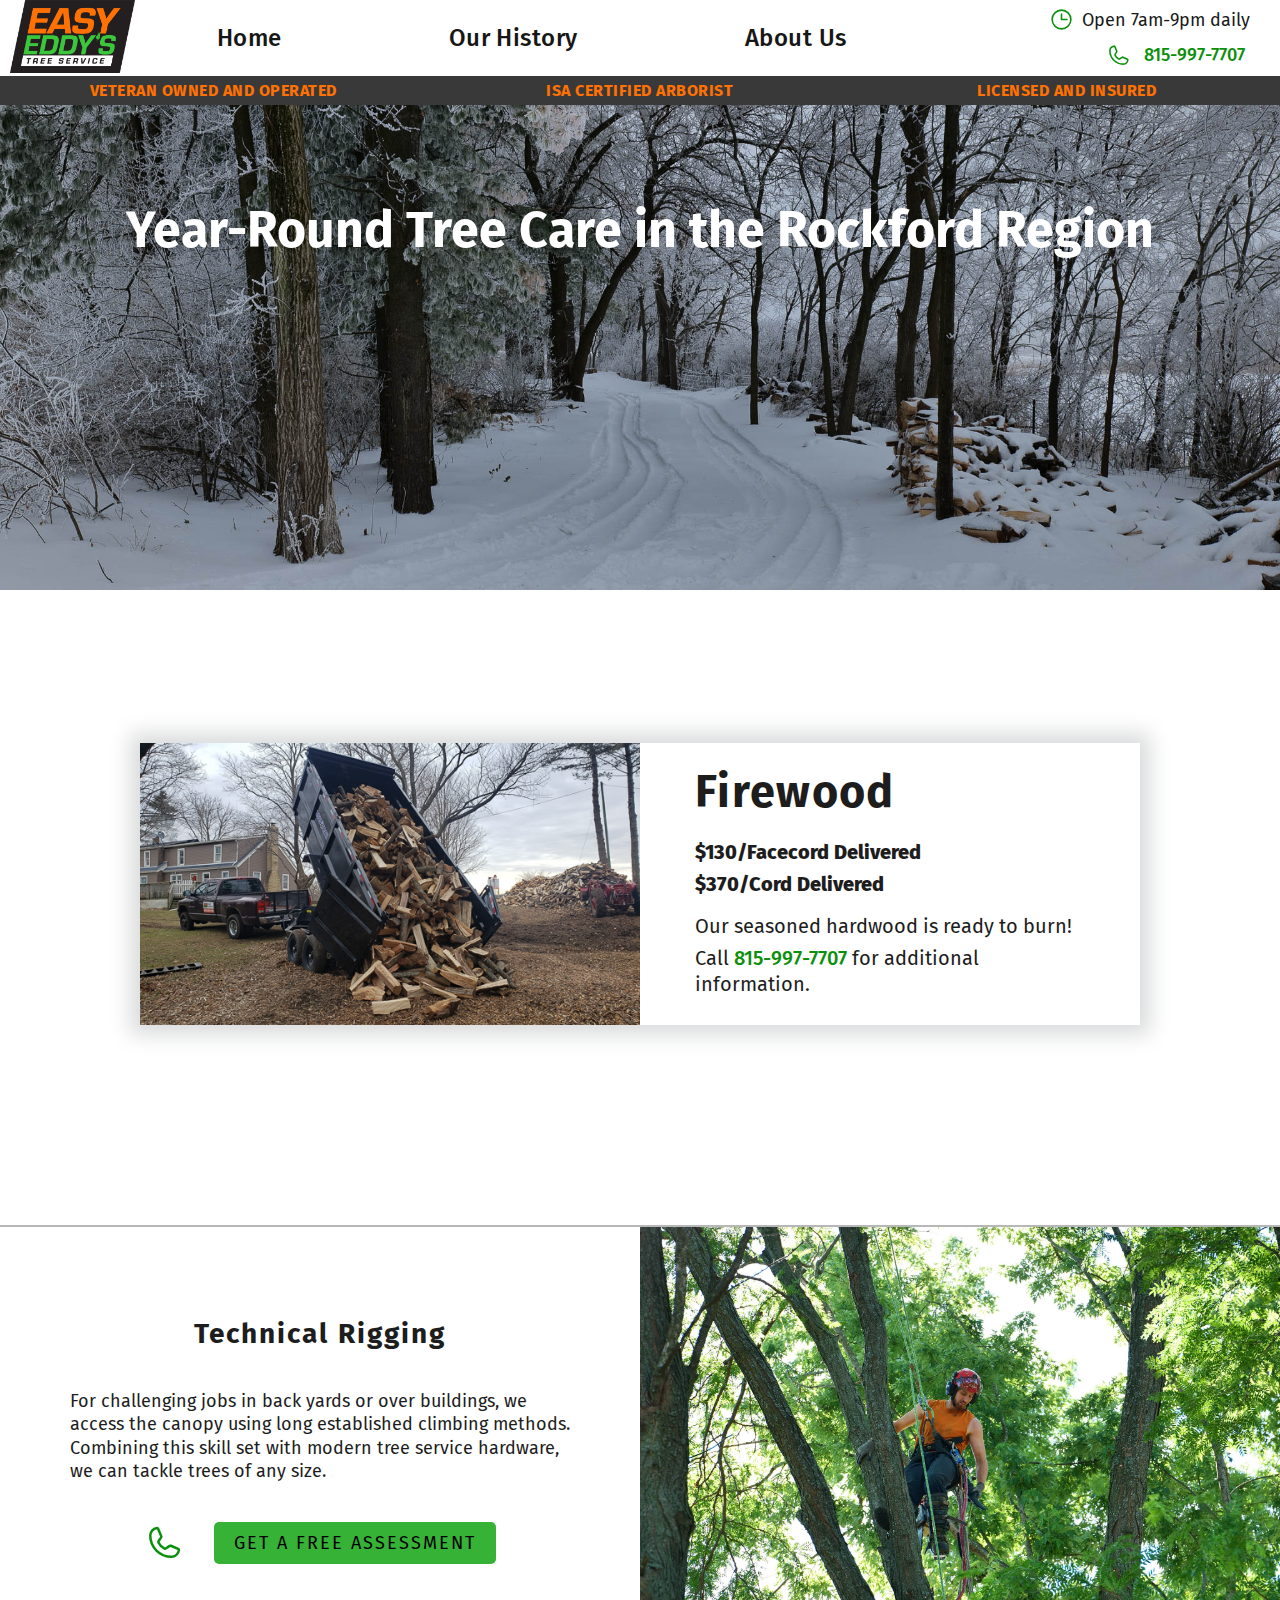
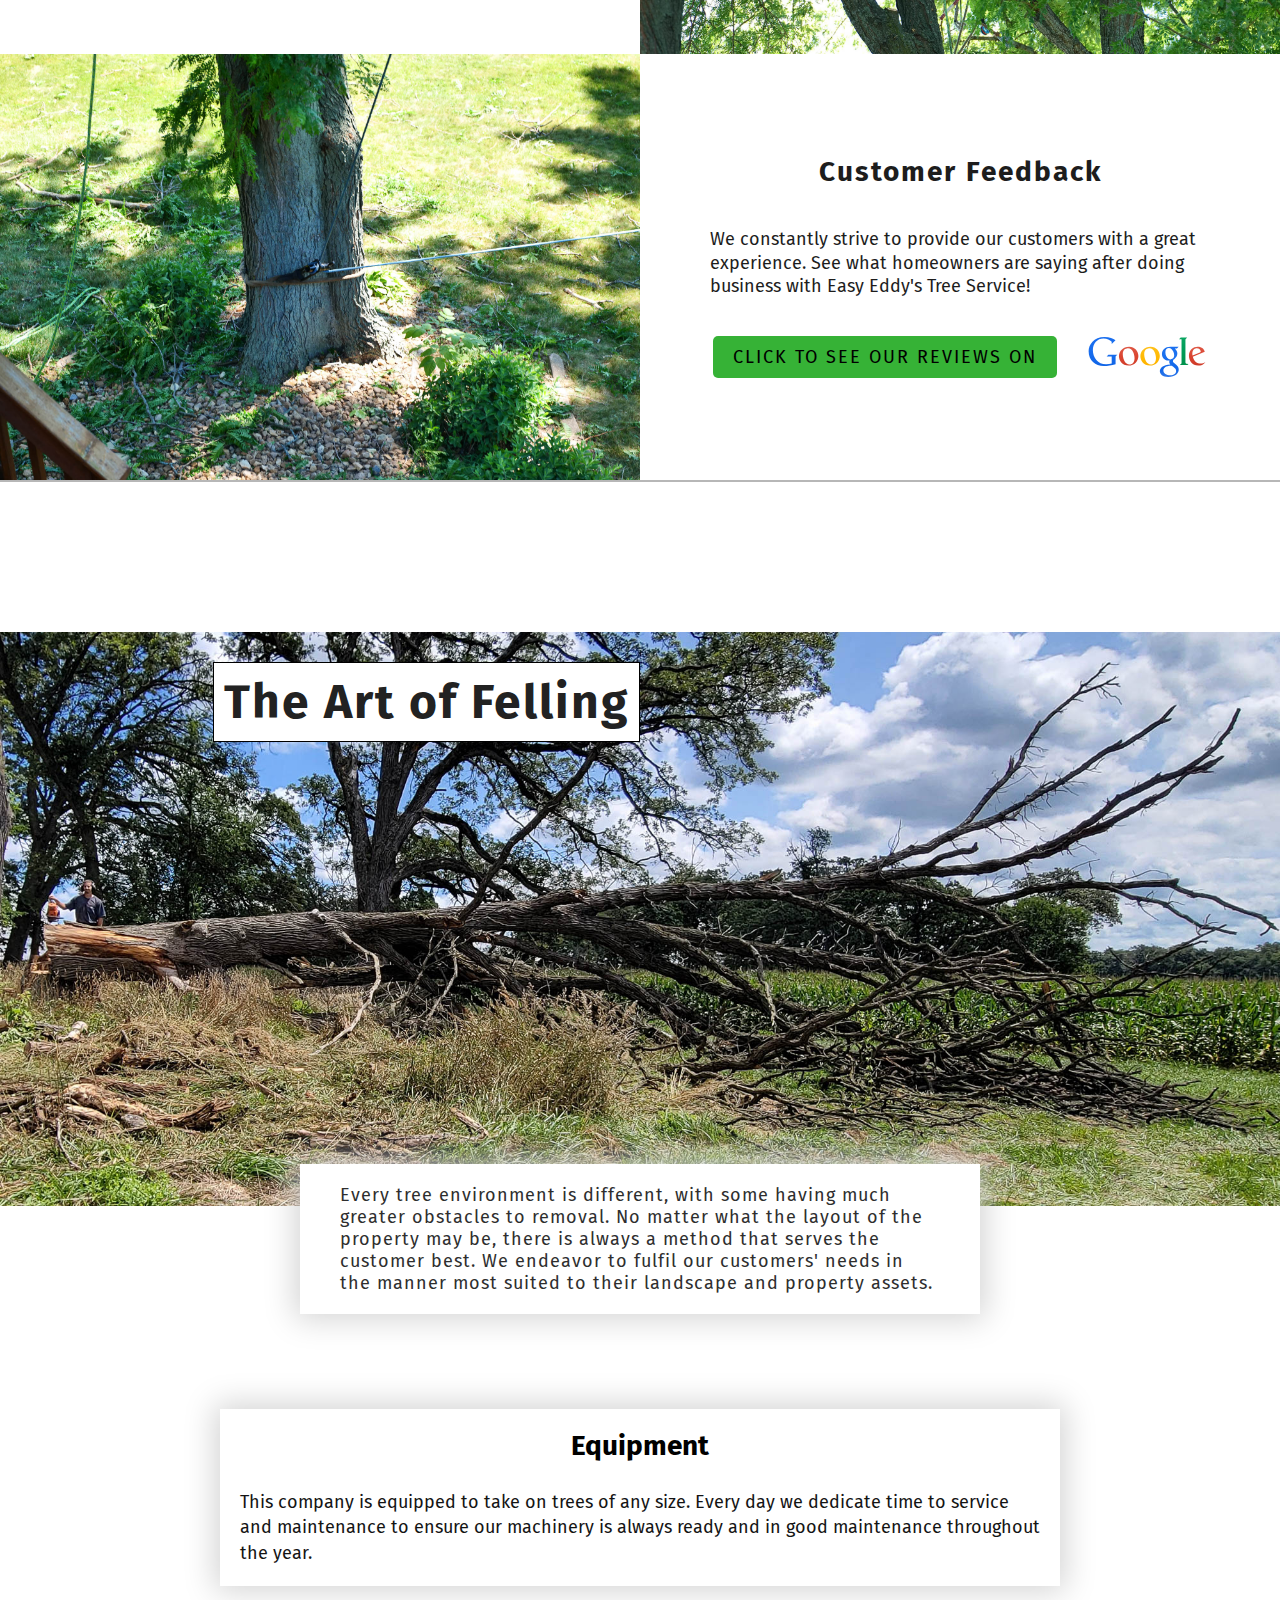
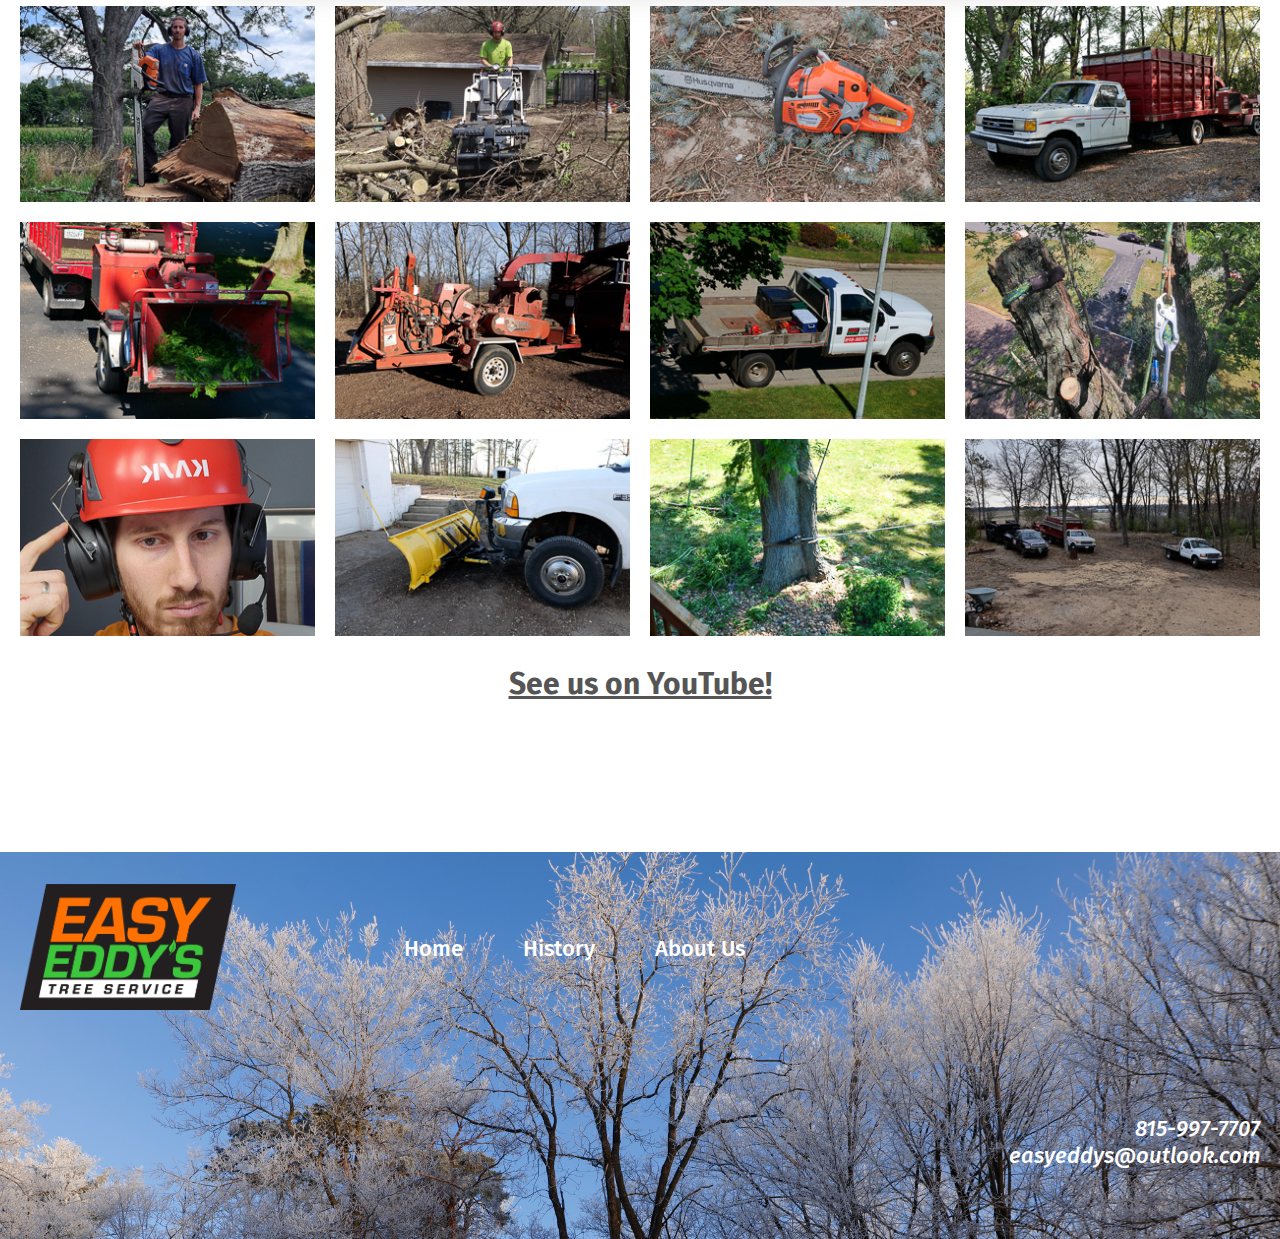
<file: rooqedward.github.io/index.html>
<!DOCTYPE html>
<html lang="en">
  <head>
    <meta charset="UTF-8" />
    <link href="styles/style.css" rel="stylesheet" type="text/css" />
    <link href="styles/queries.css" rel="stylesheet" type="text/css" />

    <link rel="preconnect" href="https://fonts.googleapis.com" />
    <link rel="preconnect" href="https://fonts.gstatic.com" crossorigin />
    <link
      href="https://fonts.googleapis.com/css2?family=Fira+Sans:wght@300;400;500;600;700;800&family=Inter:wght@400;500;700&family=Rubik:wght@400;500;600;700&display=swap"
      rel="stylesheet"
    />

    <meta name="viewport" content="width=device-width, initial-scale=1" />
    <title>Easy Eddy's Tree Service</title>
  </head>

  <body>
    <header class="page-header">
      <a href="index.html" class="menu-logo"
        ><img
          src="images/header.footer/logo.png"
          alt="Easy Eddy's Tree Service Logo"
      /></a>

      <nav class="menu">
        <ul class="menu-list">
          <li><a href="index.html">Home</a></li>
          <li><a href="history.html">Our History</a></li>
          <li><a href="about-us.html" title="About Us">About Us</a></li>
        </ul>
      </nav>
      <div class="menu-btn">
        <svg
          class="icon-mobile-nav"
          title="menu-outline"
          xmlns="http://www.w3.org/2000/svg"
          width="192"
          height="192"
          fill="#000000"
          viewBox="0 0 256 256"
        >
          <rect width="256" height="256" fill="none"></rect>
          <line
            x1="40"
            y1="128"
            x2="216"
            y2="128"
            stroke="#000000"
            stroke-linecap="round"
            stroke-linejoin="round"
            stroke-width="16"
          ></line>
          <line
            x1="40"
            y1="64"
            x2="216"
            y2="64"
            stroke="#000000"
            stroke-linecap="round"
            stroke-linejoin="round"
            stroke-width="16"
          ></line>
          <line
            x1="40"
            y1="192"
            x2="216"
            y2="192"
            stroke="#000000"
            stroke-linecap="round"
            stroke-linejoin="round"
            stroke-width="16"
          ></line>
        </svg>
        <svg
          class="icon-mobile-nav"
          title="close-outline"
          xmlns="http://www.w3.org/2000/svg"
          width="192"
          height="192"
          fill="#000000"
          viewBox="0 0 256 256"
        >
          <rect width="256" height="256" fill="none"></rect>
          <line
            x1="200"
            y1="56"
            x2="56"
            y2="200"
            stroke="#000000"
            stroke-linecap="round"
            stroke-linejoin="round"
            stroke-width="16"
          ></line>
          <line
            x1="200"
            y1="200"
            x2="56"
            y2="56"
            stroke="#000000"
            stroke-linecap="round"
            stroke-linejoin="round"
            stroke-width="16"
          ></line>
        </svg>
      </div>
      <div class="top-corner">
        <div class="hours-box">
          <div class="hours-outer-box">
            <svg
              class="clock-icon"
              xmlns="http://www.w3.org/2000/svg"
              width="25"
              height="25"
              fill="#000000"
              viewBox="0 0 256 256"
            >
              <rect width="256" height="256" fill="none"></rect>
              <circle
                cx="128"
                cy="128"
                r="96"
                fill="none"
                stroke="#0b900b"
                stroke-miterlimit="10"
                stroke-width="16"
              ></circle>
              <polyline
                points="128 72 128 128 184 128"
                fill="none"
                stroke="#0b900b"
                stroke-linecap="round"
                stroke-linejoin="round"
                stroke-width="16"
              ></polyline>
            </svg>
            <p class="phone-hours top-corner-text hours-text-1">
              Open 7am-9pm daily
            </p>
            <p class="phone-hours top-corner-text hours-text-2">
              7am-9pm daily
            </p>
          </div>
        </div>
        <div class="call-outer-box">
          <svg
            class="phone-icon"
            xmlns="http://www.w3.org/2000/svg"
            width="25"
            height="25"
            fill="#000000"
            viewBox="0 0 256 256"
          >
            <rect width="256" height="256" fill="none"></rect>
            <path
              d="M92.5,124.8a83.6,83.6,0,0,0,39,38.9,8,8,0,0,0,7.9-.6l25-16.7a7.9,7.9,0,0,1,7.6-.7l46.8,20.1a7.9,7.9,0,0,1,4.8,8.3A48,48,0,0,1,176,216,136,136,0,0,1,40,80,48,48,0,0,1,81.9,32.4a7.9,7.9,0,0,1,8.3,4.8l20.1,46.9a8,8,0,0,1-.6,7.5L93,117A8,8,0,0,0,92.5,124.8Z"
              fill="none"
              stroke="#0b900b"
              stroke-linecap="round"
              stroke-linejoin="round"
              stroke-width="16"
            ></path>
          </svg>
          <a href="tel:815-997-7707" class="phone top-corner-text"
            >815-997-7707</a
          >
        </div>
      </div>
    </header>

    <header class="skinnybar">
      <p class="veteran">Veteran Owned and Operated</p>
      <p class="isa">ISA Certified Arborist</p>
      <p class="licensed">Licensed and Insured</p>
    </header>

    <section class="section-1">
      <img
        src="images/home/year.round.service.jpg"
        alt="trees at the Easy Eddy's Trees property"
        title="winter trees in northern Illinois"
        class="img-1"
      />
      <h1 class="description-1">Year-Round Tree Care in the Rockford Region</h1>
    </section>

    <section class="section-2">
      <div class="section-2-container">
        <img
          src="images/home/trailer.jpg"
          alt="Dump trailer loaded with 2 cords of firewood"
          class="firewood-img"
        />
        <div class="firewood-text-box">
          <h2>Firewood</h2>
          <p class="firewood-pricing">$130/Facecord Delivered</p>
          <p class="firewood-pricing">$370/Cord Delivered</p>
          <div class="firewood-description">
            <p>Our seasoned hardwood is ready to burn!</p>
            <p>
              Call
              <a href="tel:815-997-7707" class="firewood-call-link"
                >815-997-7707</a
              >
              for additional information.
            </p>
          </div>
        </div>
      </div>
    </section>

    <section class="section-3">
      <div class="section-3-container">
        <div class="climb-text-container box-1">
          <h2>Technical Rigging</h2>
          <p>
            For challenging jobs in back yards or over buildings, we access the
            canopy using long established climbing methods. Combining this skill
            set with modern tree service hardware, we can tackle trees of any
            size.
          </p>
          <div class="call-button-box">
            <svg
              class="phone-2-svg"
              xmlns="http://www.w3.org/2000/svg"
              viewBox="0 0 192 192"
              width="40px"
              height="40px"
            >
              <defs>
                <style>
                  .cls-1 {
                    fill: none;
                    stroke: #0b900b;
                    stroke-linecap: round;
                    stroke-linejoin: round;
                    stroke-width: 12px;
                  }
                </style>
              </defs>
              <path
                class="cls-1"
                d="m69.38,93.6c6.17,12.75,16.48,23.03,29.25,29.18,1.92.91,4.17.74,5.92-.45l18.75-12.52c1.68-1.14,3.84-1.34,5.7-.52l35.1,15.08c2.47,1.03,3.94,3.58,3.6,6.23-2.3,17.96-17.59,31.42-35.7,31.42-56.33,0-102-45.67-102-102,0-18.11,13.46-33.4,31.43-35.7,2.65-.34,5.2,1.13,6.23,3.6l15.07,35.18c.8,1.83.63,3.94-.45,5.62l-12.53,19.05c-1.13,1.75-1.28,3.97-.38,5.85Z"
              />
            </svg>
            <a href="tel:815-997-7707" class="call-assessment"
              >Get a Free Assessment</a
            >
          </div>
        </div>
        <img
          src="images/home/climb-2.jpg"
          alt="Tree climber at work in large maple"
          class="section-3-img-1"
        />
        <img
          src="images/home/rigging.jpg"
          alt="Tree service rigging port-a-wrap"
          class="section-3-img-2"
        />

        <div class="climb-text-container box-2">
          <h2>Customer Feedback</h2>
          <p>
            We constantly strive to provide our customers with a great
            experience. See what homeowners are saying after doing business with
            Easy Eddy's Tree Service!
          </p>

          <div class="call-button-box review">
            <a
              href="https://www.google.com/maps/place/Easy+Eddy's+Tree+Service/@42.2874138,-89.3715376,17z/data=!3m1!4b1!4m5!3m4!1s0x8808be998b235759:0x194bf8d5ac0c9391!8m2!3d42.2874138!4d-89.3693489"
              class="call-assessment reviews"
              target="blank"
            >
              Click to see our reviews on </a
            ><a
              class="google-logo-box" title="Google-logo" alt="Google logo"
              href="https://www.google.com/maps/place/Easy+Eddy's+Tree+Service/@42.2874138,-89.3715376,17z/data=!3m1!4b1!4m5!3m4!1s0x8808be998b235759:0x194bf8d5ac0c9391!8m2!3d42.2874138!4d-89.3693489"
              target="blank"
              ><svg
                class="google-logo"
                xmlns="http://www.w3.org/2000/svg"
                width="2500"
                height="857"
                viewBox="0.512 0.511 748.99 256.61"
              >
                <g transform="translate(4636.413 -2865.209)">
                  <linearGradient
                    id="a"
                    gradientUnits="userSpaceOnUse"
                    x1="-11445.563"
                    y1="603.918"
                    x2="-11445.563"
                    y2="465.768"
                    gradientTransform="matrix(1.3509 0 0 -1.3509 10917.478 3681.026)"
                  >
                    <stop offset="0" stop-color="#196eef" />
                    <stop offset=".5" stop-color="#186dee" />
                    <stop offset="1" stop-color="#1065e7" />
                  </linearGradient>
                  <path
                    d="M-4520.08 2990.41h32.21v45.24c-10.05 3.229-22.74 5-35.931 5-53.46 0-84.88-45.78-84.88-90.49 0-43.851 28.42-74.61 68.07-74.61 25.09 0 39.689 8.5 52.75 20.34v14.76l24.49-24.49c-15.49-10.48-37.92-20.44-69.98-20.44-70.38 0-102.55 50.351-102.55 91.73 0 58.899 42.9 94.38 96.811 94.38 26.14 0 49.35-3.99 76.16-11.45v-46.74c0-2.39 1.05-4.03 2.62-5.47l8.46-8.46h-57.45l-10.78 10.7z"
                    fill="url(#a)"
                  />
                  <linearGradient
                    id="b"
                    gradientUnits="userSpaceOnUse"
                    x1="-11323.519"
                    y1="556.948"
                    x2="-11323.519"
                    y2="467.618"
                    gradientTransform="matrix(1.3509 0 0 -1.3509 10917.478 3681.026)"
                  >
                    <stop offset="0" stop-color="#de5744" />
                    <stop offset=".5" stop-color="#db4632" />
                    <stop offset="1" stop-color="#d13d29" />
                  </linearGradient>
                  <path
                    d="M-4375.79 2928.93c-40.51 0-65.61 29.601-65.61 61.021 0 27.12 20.221 59.319 61.19 59.319 39.41 0 63.59-29.659 63.59-61.629 0-29.78-23.63-58.7-59.17-58.7v-.011zm-6.721 8.63c28.561 0 41.28 37.21 41.28 63.75 0 39.47-29.61 40.25-33.15 40.25-13.55 0-23.02-8.189-30.109-18.93-6.24-9.899-12.34-28.29-12.34-46.26 0-17.9 5.859-26.64 15.08-33.07 7.54-4.82 14.6-5.74 19.229-5.74h.01z"
                    fill="url(#b)"
                  />
                  <linearGradient
                    id="c"
                    gradientUnits="userSpaceOnUse"
                    x1="-11130.575"
                    y1="556.948"
                    x2="-11130.575"
                    y2="413.518"
                    gradientTransform="matrix(1.3509 0 0 -1.3509 10917.478 3681.026)"
                  >
                    <stop offset="0" stop-color="#1a6fef" />
                    <stop offset=".25" stop-color="#1e72ef" />
                    <stop offset=".5" stop-color="#166bec" />
                    <stop offset=".75" stop-color="#1267e9" />
                    <stop offset="1" stop-color="#1063e5" stop-opacity=".87" />
                  </linearGradient>
                  <path
                    d="M-4110.979 2928.92c-35.381 0-54.521 22.4-54.521 47.41 0 19.04 13.64 40.52 41.78 40.52h7.119s-1.939 4.71-1.949 9.26c0 6.711 2.41 10.48 7.529 16.28-48.42 2.95-67.88 22.48-67.88 43.47 0 18.381 17.601 36.471 54.59 36.471 43.79 0 66.47-24.311 66.47-48.17 0-16.82-8.38-26.04-29.6-41.94-6.24-4.85-7.45-7.939-7.45-11.569 0-5.2 3.11-8.641 4.25-9.94 2.01-2.12 5.49-4.54 6.79-5.7 7.13-6.04 17.2-14.979 17.2-32.82 0-12.24-5.091-22.77-16.69-32.63h14.16l10.64-10.64h-52.438zm-9.76 7.96c6.42 0 11.779 2.27 17.439 6.98 6.279 5.66 16.311 20.87 16.311 39.69 0 20.31-15.78 25.87-24.32 25.87-4.18 0-9.189-1.17-13.43-4.07-9.42-6.109-18.771-22.37-18.771-41.72 0-17.46 10.4-26.75 22.771-26.75zm14.01 113.22c2.699 0 4.64.221 4.64.221s6.37 4.55 10.82 7.949c10.36 8.19 16.819 14.45 16.819 25.601 0 15.33-14.22 27.35-37.25 27.35-25.279 0-44.6-11.77-44.6-30.989 0-15.921 13.24-29.623 49.571-30.132z"
                    fill="url(#c)"
                  />
                  <linearGradient
                    id="d"
                    gradientUnits="userSpaceOnUse"
                    x1="-11061.771"
                    y1="601.408"
                    x2="-11061.771"
                    y2="470.128"
                    gradientTransform="matrix(1.3509 0 0 -1.3509 10917.478 3681.026)"
                  >
                    <stop offset="0" stop-color="#0aa561" />
                    <stop offset=".5" stop-color="#009b58" />
                    <stop offset="1" stop-color="#00914b" />
                  </linearGradient>
                  <path
                    d="M-4050.88 3045.76h48.57l7.399-7.399-13.93-1.74c-3.75-.46-5.979-3.7-5.979-6.84v-146.71c0-2.89 1.34-4.37 2.319-5.311l8.761-8.76h-41.42l-10.78 10.78h16.1v151.97c0 2.16-.68 3.63-2.14 5.14l-8.9 8.87z"
                    fill="url(#d)"
                  />
                  <linearGradient
                    id="e"
                    gradientUnits="userSpaceOnUse"
                    x1="-10998.289"
                    y1="556.948"
                    x2="-10998.289"
                    y2="467.864"
                    gradientTransform="matrix(1.3509 0 0 -1.3509 10917.478 3681.026)"
                  >
                    <stop offset="0" stop-color="#de5644" />
                    <stop offset=".5" stop-color="#da4531" />
                    <stop offset="1" stop-color="#ce3a28" />
                  </linearGradient>
                  <path
                    d="M-3936.5 2928.93c-27.12 0-55.93 20.67-55.93 57.78 0 30.649 20.67 62.56 59.29 62.56 9.63 0 17.56-1.239 24.99-4.649 7.97-3.67 15.64-9.63 21.239-17.12-10.569 5.33-19.189 8.83-30.64 8.83-21.76 0-42.74-15.7-50.08-44.56l76.87-31.07c-4.44-15.83-16.96-31.771-45.729-31.771h-.01zm-5.021 8.49c14.551 0 25.07 11.97 25.07 21.34 0 3.03-1.899 4.63-5.66 6.11l-47.25 19.11s-1.279-5.95-1.279-12.38c0-26.97 19.5-34.18 29.119-34.18z"
                    fill="url(#e)"
                  />
                  <linearGradient
                    id="f"
                    gradientUnits="userSpaceOnUse"
                    x1="-11221.762"
                    y1="556.754"
                    x2="-11221.762"
                    y2="467.795"
                    gradientTransform="matrix(1.3509 0 0 -1.3509 10917.478 3681.026)"
                  >
                    <stop offset="0" stop-color="#ffc01a" />
                    <stop offset=".5" stop-color="#ffba03" />
                    <stop offset="1" stop-color="#ffb300" />
                  </linearGradient>
                  <path
                    d="M-4238.33 2928.93c-40.51 0-65.61 29.601-65.61 61.021 0 27.12 20.221 59.319 61.19 59.319 39.41 0 63.59-29.659 63.59-61.629 0-29.78-23.63-58.7-59.17-58.7v-.011zm-6.721 8.63c28.561 0 41.28 37.21 41.28 63.75 0 39.47-29.61 40.25-33.15 40.25-13.55 0-23.02-8.189-30.109-18.93-6.24-9.899-12.34-28.29-12.34-46.26 0-17.9 5.859-26.64 15.08-33.07 7.54-4.82 14.6-5.74 19.229-5.74h.01z"
                    fill="url(#f)"
                  />
                </g></svg
            ></a>
          </div>
        </div>
      </div>
    </section>

    <section class="section-4">
      <img
        alt="professional tree felling of large diameter oak tree"
        src="images/home/tree.fall.2.jpg"
      />
      <div class="felling-header-box">
        <h2>The Art of Felling</h2>
      </div>
      <p class="felling-main-text">
        Every tree environment is different, with some having much greater
        obstacles to removal. No matter what the layout of the property may be,
        there is always a method that serves the customer best. We endeavor to
        fulfil our customers' needs in the manner most suited to their landscape
        and property assets.
      </p>
    </section>

    <section class="section-5">
      <div class="section-5-text-box">
        <h2>Equipment</h2>
        <p>
          This company is equipped to take on trees of any size. Every day we
          dedicate time to service and maintenance to ensure our machinery is
          always ready and in good maintenance throughout the year.
        </p>
      </div>

      <div class="machine-gallery">
        <img
          class="machine-grid"
          alt="Stihl MS661 with 36 inch bar"
          src="images/machines/big-saw.jpg "
        />
        <img
          class="machine-grid"
          alt="Bobcat MT100"
          src="images/machines/bobcat.jpg"
        />
        <img
          class="machine-grid"
          alt="Husqvarna 550xp Mark II"
          src="images/machines/chainsaw.jpg"
        />
        <img
          class="machine-grid"
          alt="1991 Ford F Super-Duty chip truck"
          src="images/machines/chip-truck.jpg"
        />
        <img
          class="machine-grid"
          alt="Morbark brush chipper"
          src="images/machines/chipper.2.jpg"
        />
        <img
          class="machine-grid"
          alt="Morbark brush chipper"
          src="images/machines/morbark.jpg"
        />
        <img
          class="machine-grid"
          alt="F350 with flatbed for tree service"
          src="images/machines/flatbed.jpg"
        />
        <img
          class="machine-grid"
          alt="tree climbing gear"
          src="images/machines/climb-gear.jpg"
        />
        <img
          class="machine-grid"
          alt="Sena Tufftalk Helmet Communications"
          src="images/machines/helmet-comm.jpg"
        />
        <img
          class="machine-grid"
          alt="Meyer snow plow"
          src="images/machines/plow.jpg"
        />
        <img
          class="machine-grid"
          alt="port-a-wrap tree service rigging device"
          src="images/machines/port-a-wrap.jpg"
        />
        <img
          class="machine-grid"
          alt="Easy Eddy's Trees Fleet"
          src="images/machines/fleet.jpg"
        />
      </div>
    </section>

    <a
      href="https://www.youtube.com/@easyeddystrees/videos"
      class="videos-page-link"
      target="blank"
      ><h2>See us on YouTube!</h2></a
    >

    <footer class="page-footer">
      <img
        class="footer-img-1"
        src="images/header.footer/winter.trees.jpg"
        alt="winter trees in Northern Illinois"
      />
      <img
        class="footer-img-2"
        src="images/header.footer/winter.trees.2.jpg"
        alt="winter trees in Northern Illinois"
      />
      <a class="footer-logo-box" href="index.html">
        <img
          src="images/header.footer/logo.png"
          alt="Easy Eddy's Tree Service Logo"
          class="footer-logo"
        />
      </a>
      <nav class="footer-menu-box">
        <a href="#">Home</a>
        <a href="/history.html">History</a>
        <a href="about-us.html" title="About Us">About Us </a>
      </nav>

      <nav class="bottom-links-box">
        <a href="tel:815-997-7707" class="links">815-997-7707</a>
        <a href="mailto:easyeddy@outlookcom" class="links"
          >easyeddys@outlook.com</a
        >
      </nav>
    </footer>
  </body>
</html>
</file>
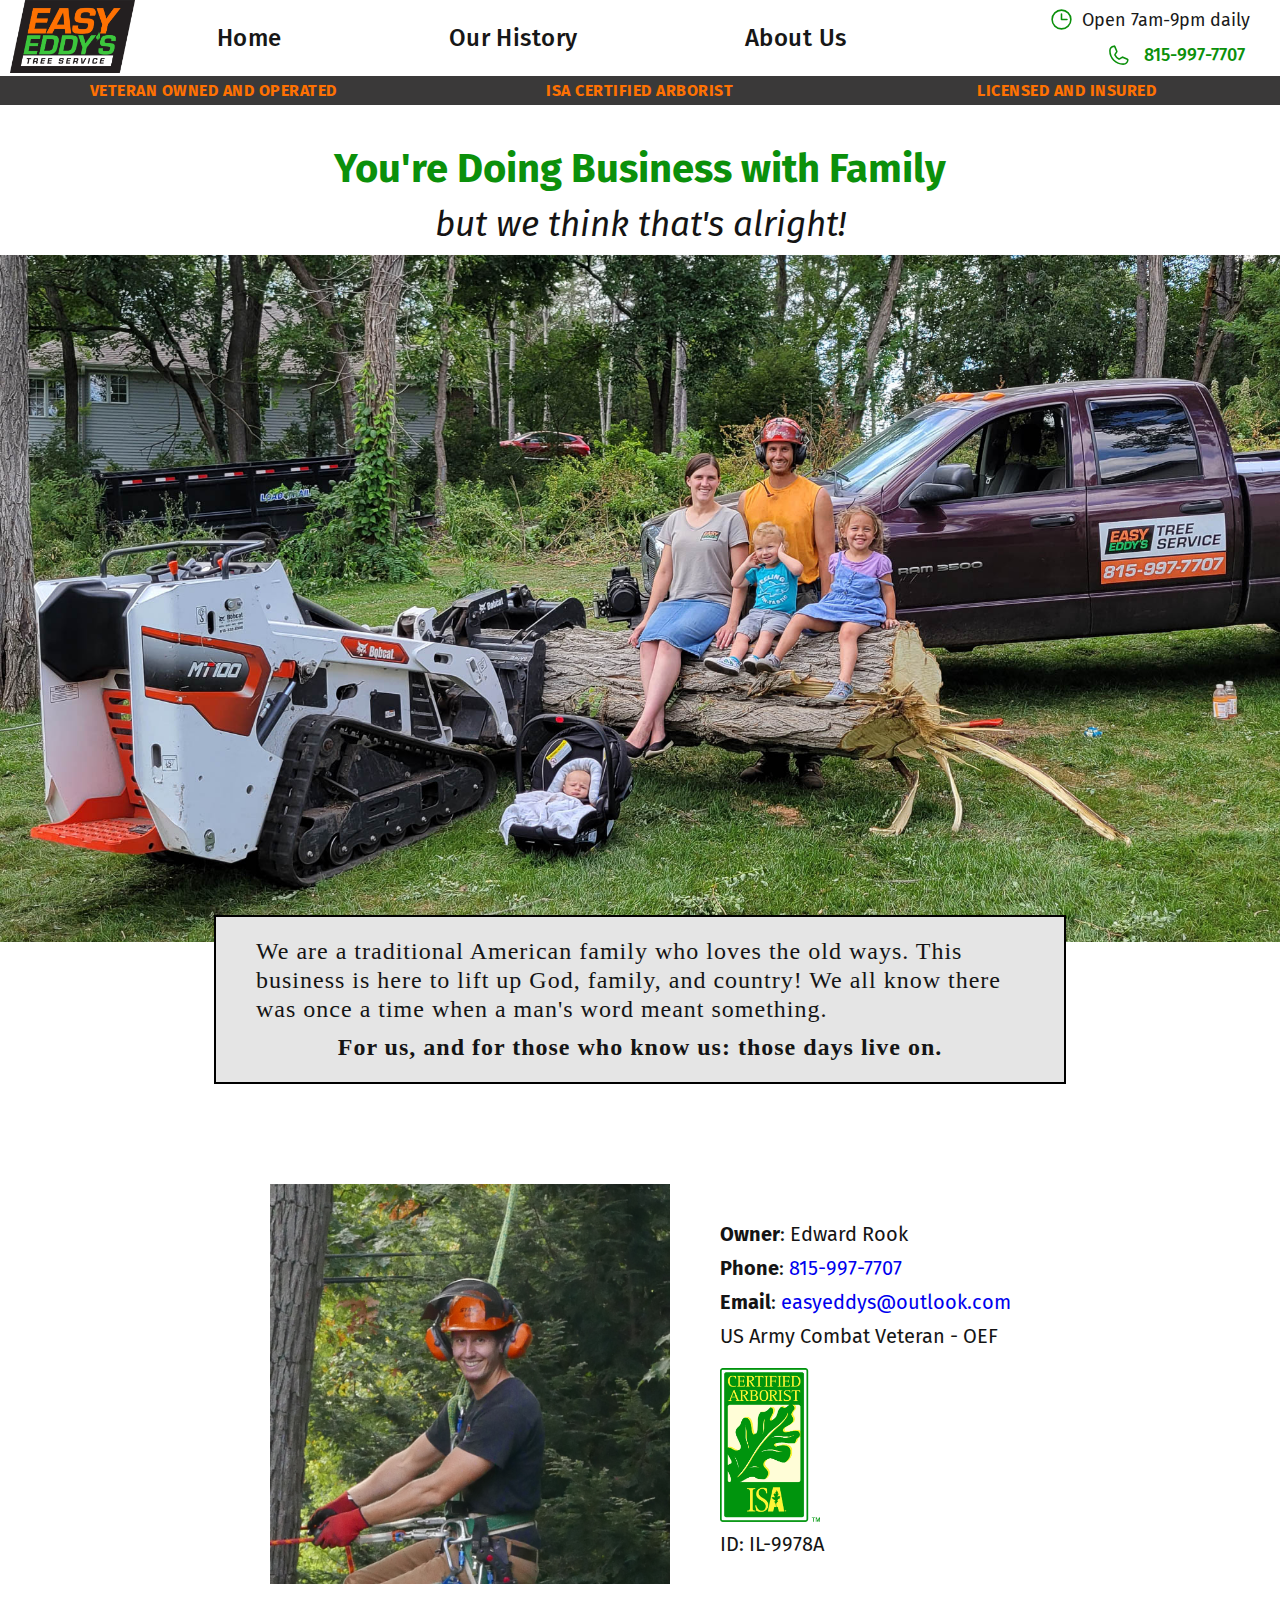
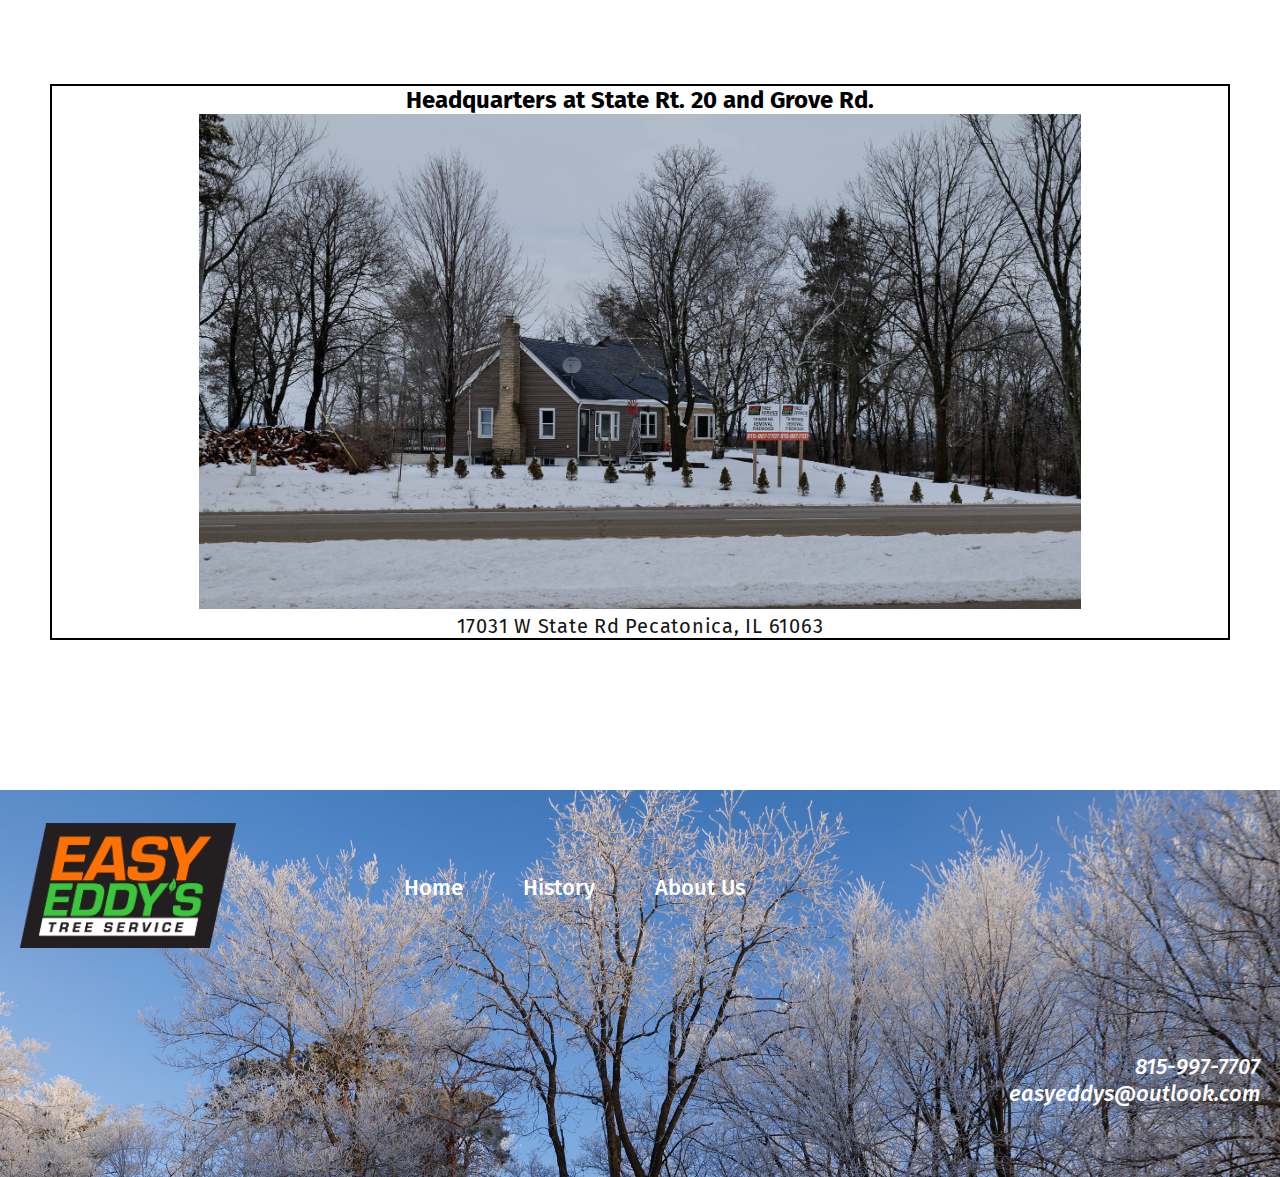
<file: about-us.html>
<!DOCTYPE html>
<html lang="en">
  <head>
    <meta charset="UTF-8" />
    <link href="styles/style.css" rel="stylesheet" type="text/css" />
    <link href="styles/queries.css" rel="stylesheet" type="text/css" />

    <link href="styles/about.css" rel="stylesheet" type="text/css" />

    <link rel="preconnect" href="https://fonts.googleapis.com" />
    <link rel="preconnect" href="https://fonts.gstatic.com" crossorigin />
    <link
      href="https://fonts.googleapis.com/css2?family=Fira+Sans:wght@300;400;500;600;700;800&family=Inter:wght@400;500;700&family=Rubik:wght@400;500;600;700&display=swap"
      rel="stylesheet"
    />
    <meta name="viewport" content="width=device-width, initial-scale=1" />

    <script defer src="js/script.js"></script>

    <title>About Us</title>
  </head>

  <body>
    <header class="page-header">
      <a href="index.html" class="menu-logo">
				<img
          src="images/header.footer/logo.png"
          alt="Easy Eddy's Tree Service Logo"/>
			</a>

   	 <nav class="menu">
        <ul class="menu-list">
          <li><a href="index.html" class="nav-link">Home</a></li>
          <li><a href="history.html" class="nav-link">Our History</a></li>
           <li><a href="about-us.html"  class="nav-link"title="About Us">About Us</a></li>
        </ul>
    	</nav>
			
      <button class="menu-btn">
        <svg
				
          class="icon-mobile-nav"
          name="menu-outline"
          xmlns="http://www.w3.org/2000/svg"
          width="192"
          height="192"
          fill="#000000"
          viewBox="0 0 256 256"
        >
          <rect width="256" height="256" fill="none"></rect>
          <line
            x1="40"
            y1="128"
            x2="216"
            y2="128"
            stroke="#000000"
            stroke-linecap="round"
            stroke-linejoin="round"
            stroke-width="16"
          ></line>
          <line
            x1="40"
            y1="64"
            x2="216"
            y2="64"
            stroke="#000000"
            stroke-linecap="round"
            stroke-linejoin="round"
            stroke-width="16"
          ></line>
          <line
            x1="40"
            y1="192"
            x2="216"
            y2="192"
            stroke="#000000"
            stroke-linecap="round"
            stroke-linejoin="round"
            stroke-width="16"
          ></line>
        </svg>
        <svg
          class="icon-mobile-nav"
          name="close-outline"
          xmlns="http://www.w3.org/2000/svg"
          width="192"
          height="192"
          fill="#000000"
          viewBox="0 0 256 256"
        >
          <rect width="256" height="256" fill="none"></rect>
          <line
            x1="200"
            y1="56"
            x2="56"
            y2="200"
            stroke="#000000"
            stroke-linecap="round"
            stroke-linejoin="round"
            stroke-width="16"
          ></line>
          <line
            x1="200"
            y1="200"
            x2="56"
            y2="56"
            stroke="#000000"
            stroke-linecap="round"
            stroke-linejoin="round"
            stroke-width="16"
          ></line>
        </svg>
      </button>

      <div class="top-corner">
        <div class="hours-box">
          <div class="hours-outer-box">
            <svg
              class="clock-icon"
              xmlns="http://www.w3.org/2000/svg"
              width="25"
              height="25"
              fill="#000000"
              viewBox="0 0 256 256"
            >
              <rect width="256" height="256" fill="none"></rect>
              <circle
                cx="128"
                cy="128"
                r="96"
                fill="none"
                stroke="#0b900b"
                stroke-miterlimit="10"
                stroke-width="16"
              ></circle>
              <polyline
                points="128 72 128 128 184 128"
                fill="none"
                stroke="#0b900b"
                stroke-linecap="round"
                stroke-linejoin="round"
                stroke-width="16"
              ></polyline>
            </svg>
            <p class="phone-hours top-corner-text hours-text-1">
              Open 7am-9pm daily
            </p>
            <p class="phone-hours top-corner-text hours-text-2">
              7am-9pm daily
            </p>
          </div>
        </div>
        <div class="call-outer-box">
          <svg
            class="phone-icon"
            xmlns="http://www.w3.org/2000/svg"
            width="25"
            height="25"
            fill="#000000"
            viewBox="0 0 256 256"
          >
            <rect width="256" height="256" fill="none"></rect>
            <path
              d="M92.5,124.8a83.6,83.6,0,0,0,39,38.9,8,8,0,0,0,7.9-.6l25-16.7a7.9,7.9,0,0,1,7.6-.7l46.8,20.1a7.9,7.9,0,0,1,4.8,8.3A48,48,0,0,1,176,216,136,136,0,0,1,40,80,48,48,0,0,1,81.9,32.4a7.9,7.9,0,0,1,8.3,4.8l20.1,46.9a8,8,0,0,1-.6,7.5L93,117A8,8,0,0,0,92.5,124.8Z"
              fill="none"
              stroke="#0b900b"
              stroke-linecap="round"
              stroke-linejoin="round"
              stroke-width="16"
            ></path>
          </svg>
          <a href="tel:815-997-7707" class="phone top-corner-text"
            >815-997-7707</a
          >
        </div>
      </div>
    </header>
    <header class="skinnybar">
      <p class="veteran">Veteran Owned and Operated</p>
      <p class="isa">ISA Certified Arborist</p>
      <p class="licensed">Licensed and Insured</p>
    </header>
    <h1 class="about-title">You're Doing Business with Family</h1>
    <p class="about-sub-title">but we think that's alright!</p>
    <img
      src="/images/about/family.jpg"
      class="family-image"
      alt="Rook family photo"
    />

    <div class="family-blurb-box">
      <div class="family-blurb">
        <p>
          We are a traditional American family who loves the old ways. This
          business is here to lift up God, family, and country! We all know
          there was once a time when a man's word meant something.
        </p>
        <p>For us, and for those who know us: those days live on.</p>
      </div>
    </div>
    <div class="flex-ed-details">
      <div class="ed-details-box">
        <img
          src="images/about/ed.jpg"
          title="Edward Rook"
          alt="owner-pic"
          class="ed-img"
        />
        <div class="my-info-text">
          <p><strong>Owner</strong>: Edward Rook</p>
          <p>
            <strong>Phone</strong>: <a href="tel: 815-997-7707">815-997-7707</a>
          </p>
          <p>
            <strong>Email</strong>:
            <a href="mailto:easyeddys@outlook.com">easyeddys@outlook.com</a>
          </p>
          <p>US Army Combat Veteran - OEF</p>

          <img
            src="images/about/cert_arb.jpg"
            alt="ISA Member"
            title="International Society of Arboriculture"
            class="isa-arborist"
          />
          <p>ID: IL-9978A</p>
        </div>
      </div>
    </div>

    <div class="headquarters-box">
      <h4>Headquarters at State Rt. 20 and Grove Rd.</h4>
      <img src="images/about/headquarters.jpg" alt="Headquarters-Img" />
      <div class="headquarters-text">
        <p>17031 W State Rd Pecatonica, IL 61063</p>
      </div>
    </div>

    <footer class="page-footer">
      <img
        class="footer-img-1"
        src="images/header.footer/winter.trees.jpg"
        alt="winter trees in Northern Illinois"
      />
      <img
        class="footer-img-2"
        src="images/header.footer/winter.trees.2.jpg"
        alt="winter trees in Northern Illinois"
      />
      <a class="footer-logo-box" href="index.html">
        <img
          src="images/header.footer/logo.png"
          alt="Easy Eddy's Tree Service Logo"
          class="footer-logo"
        />
      </a>
      <nav class="footer-menu-box">
        <a href="index.html">Home</a>
        <a href="/history.html">History</a>
        <a href="about-us.html" title="About Us">About Us </a>
      </nav>

      <nav class="bottom-links-box">
        <a href="tel:815-997-7707" class="links">815-997-7707</a>
        <a href="mailto:easyeddy@outlookcom" class="links"
          >easyeddys@outlook.com</a
        >
      </nav>
    </footer>
  </body>
</html>
</file>
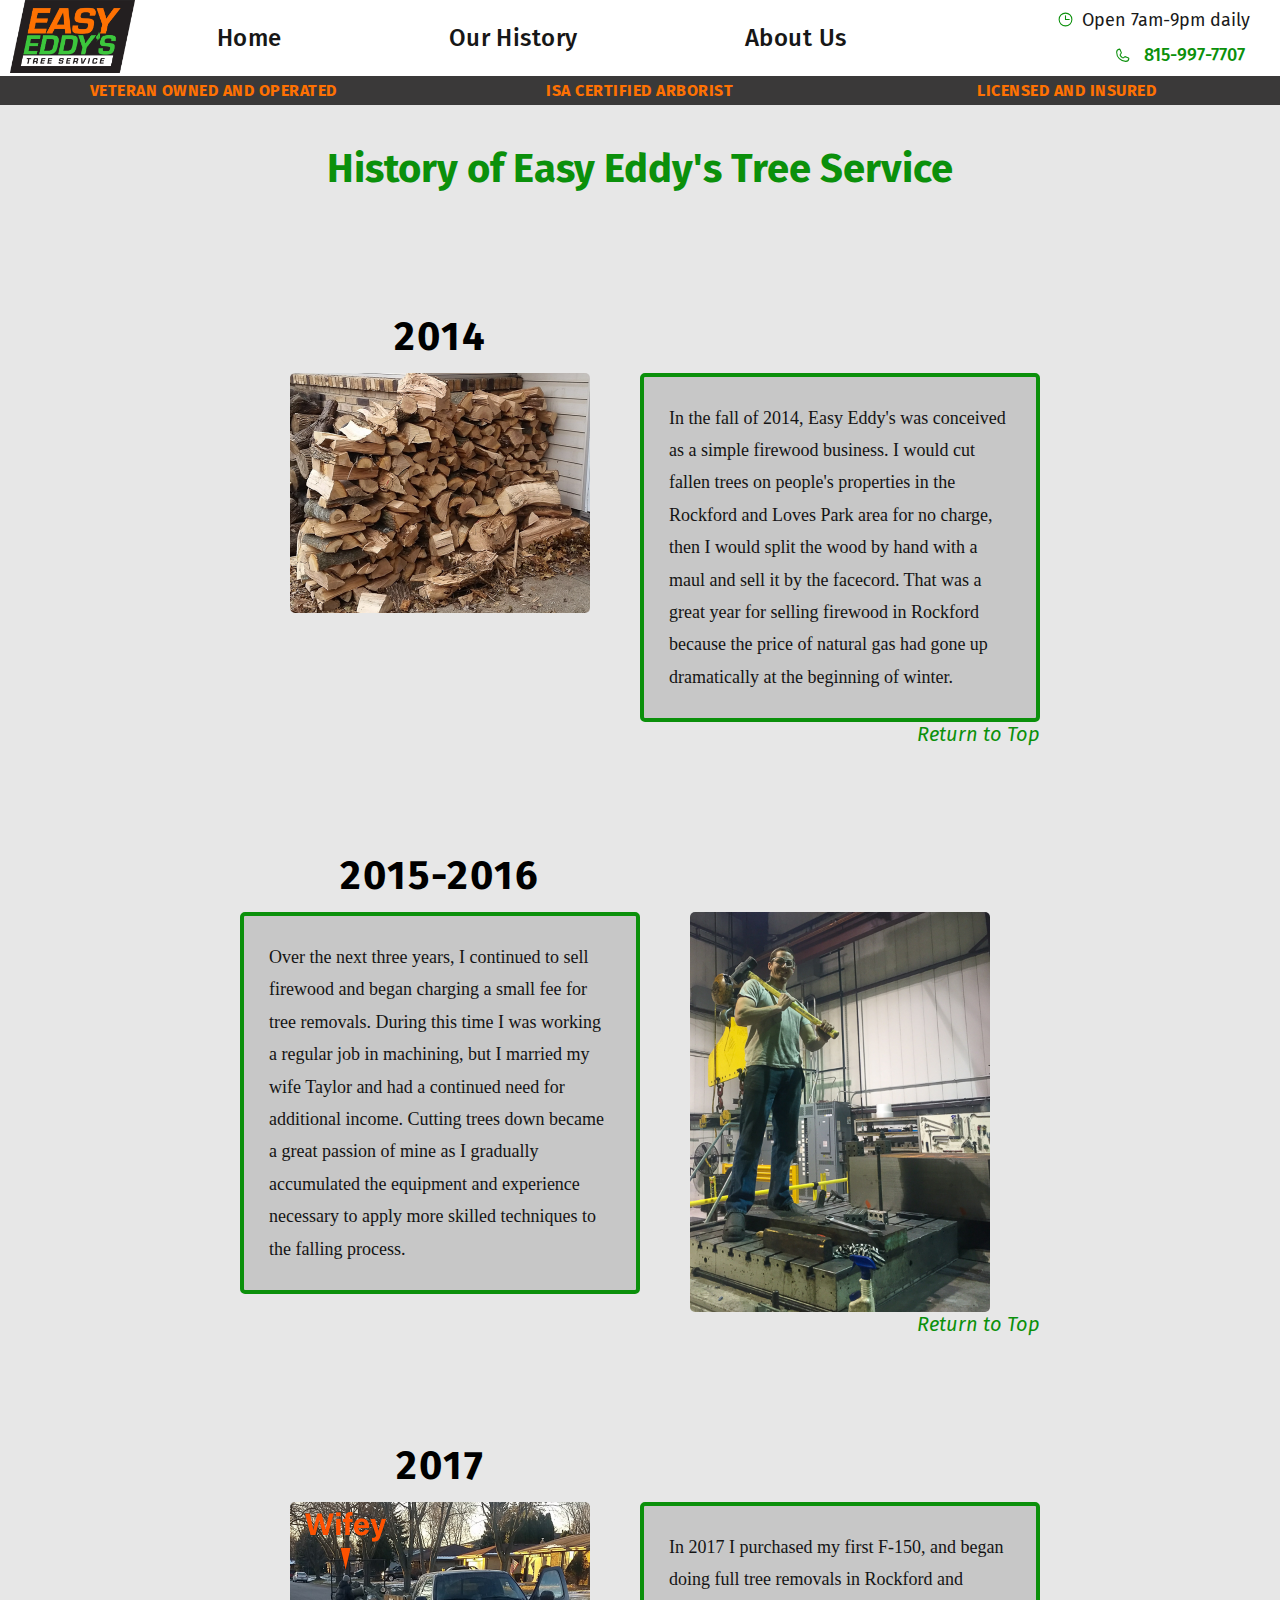
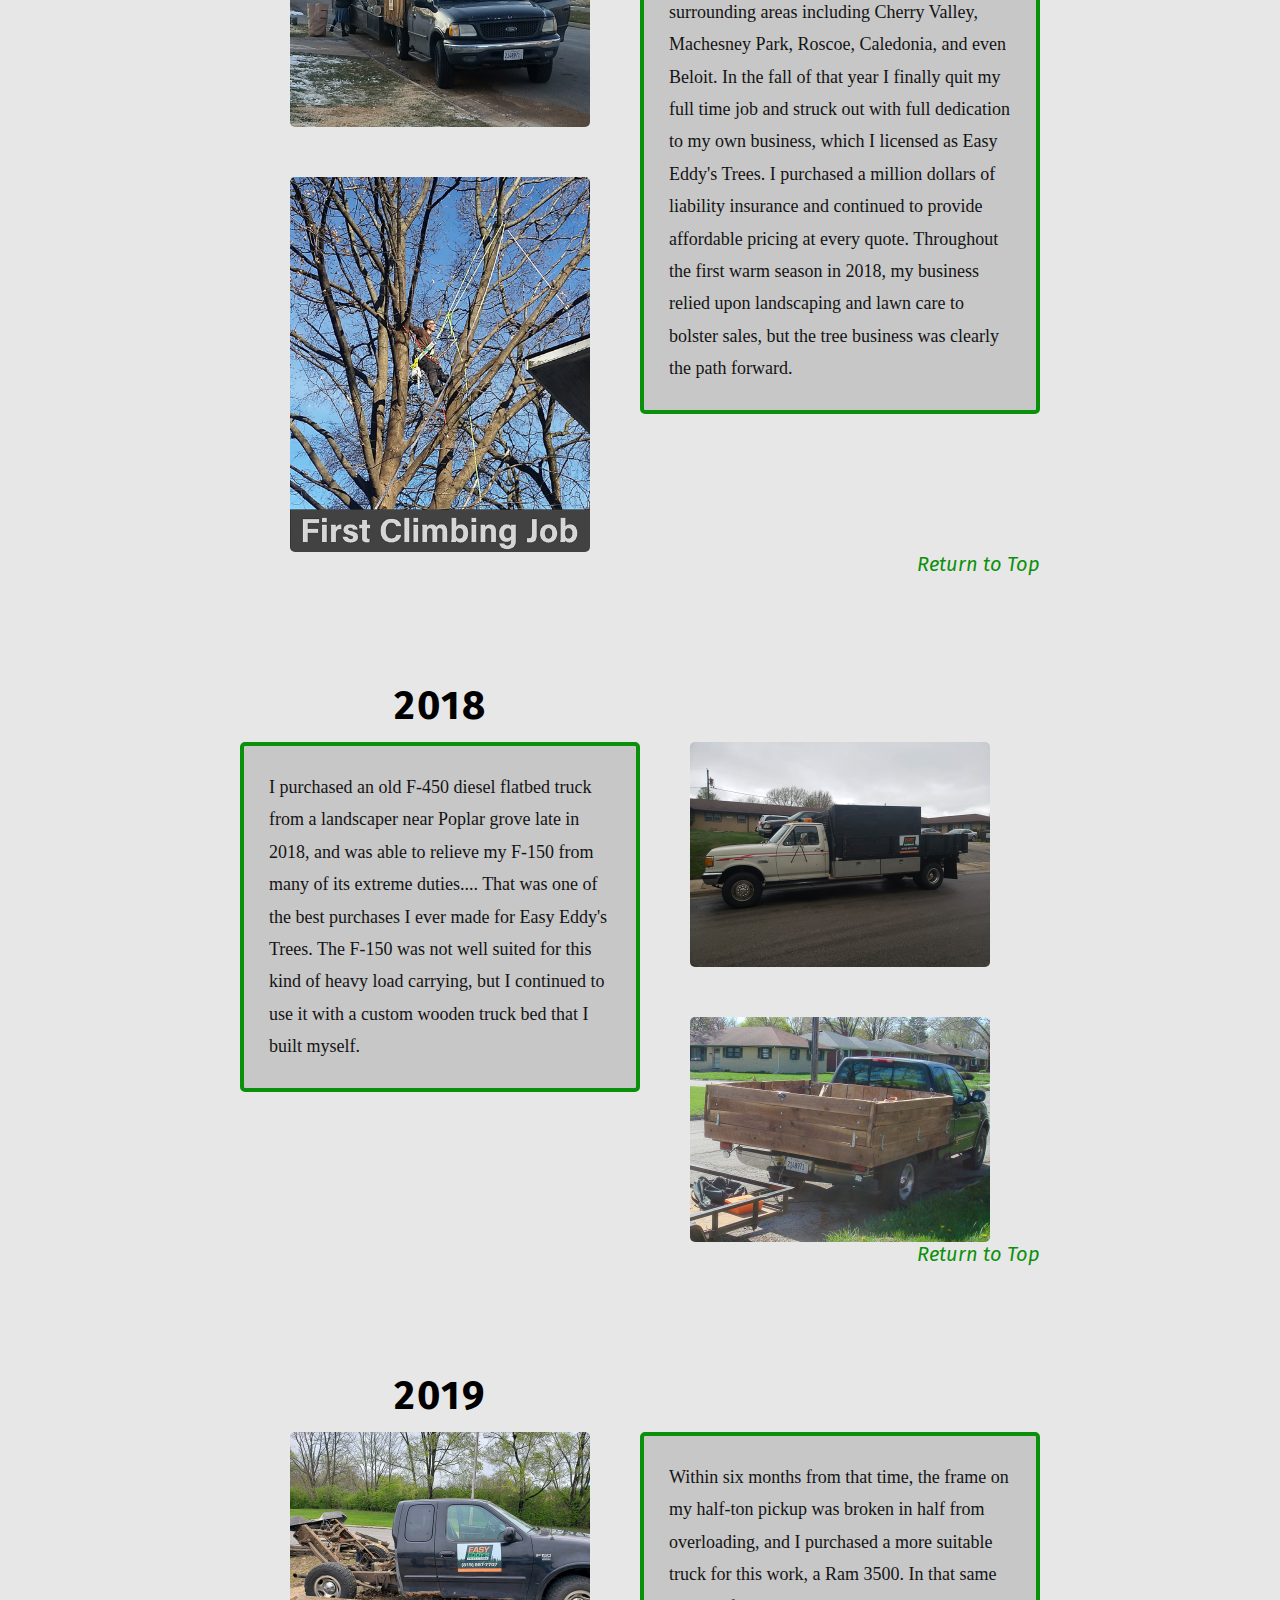
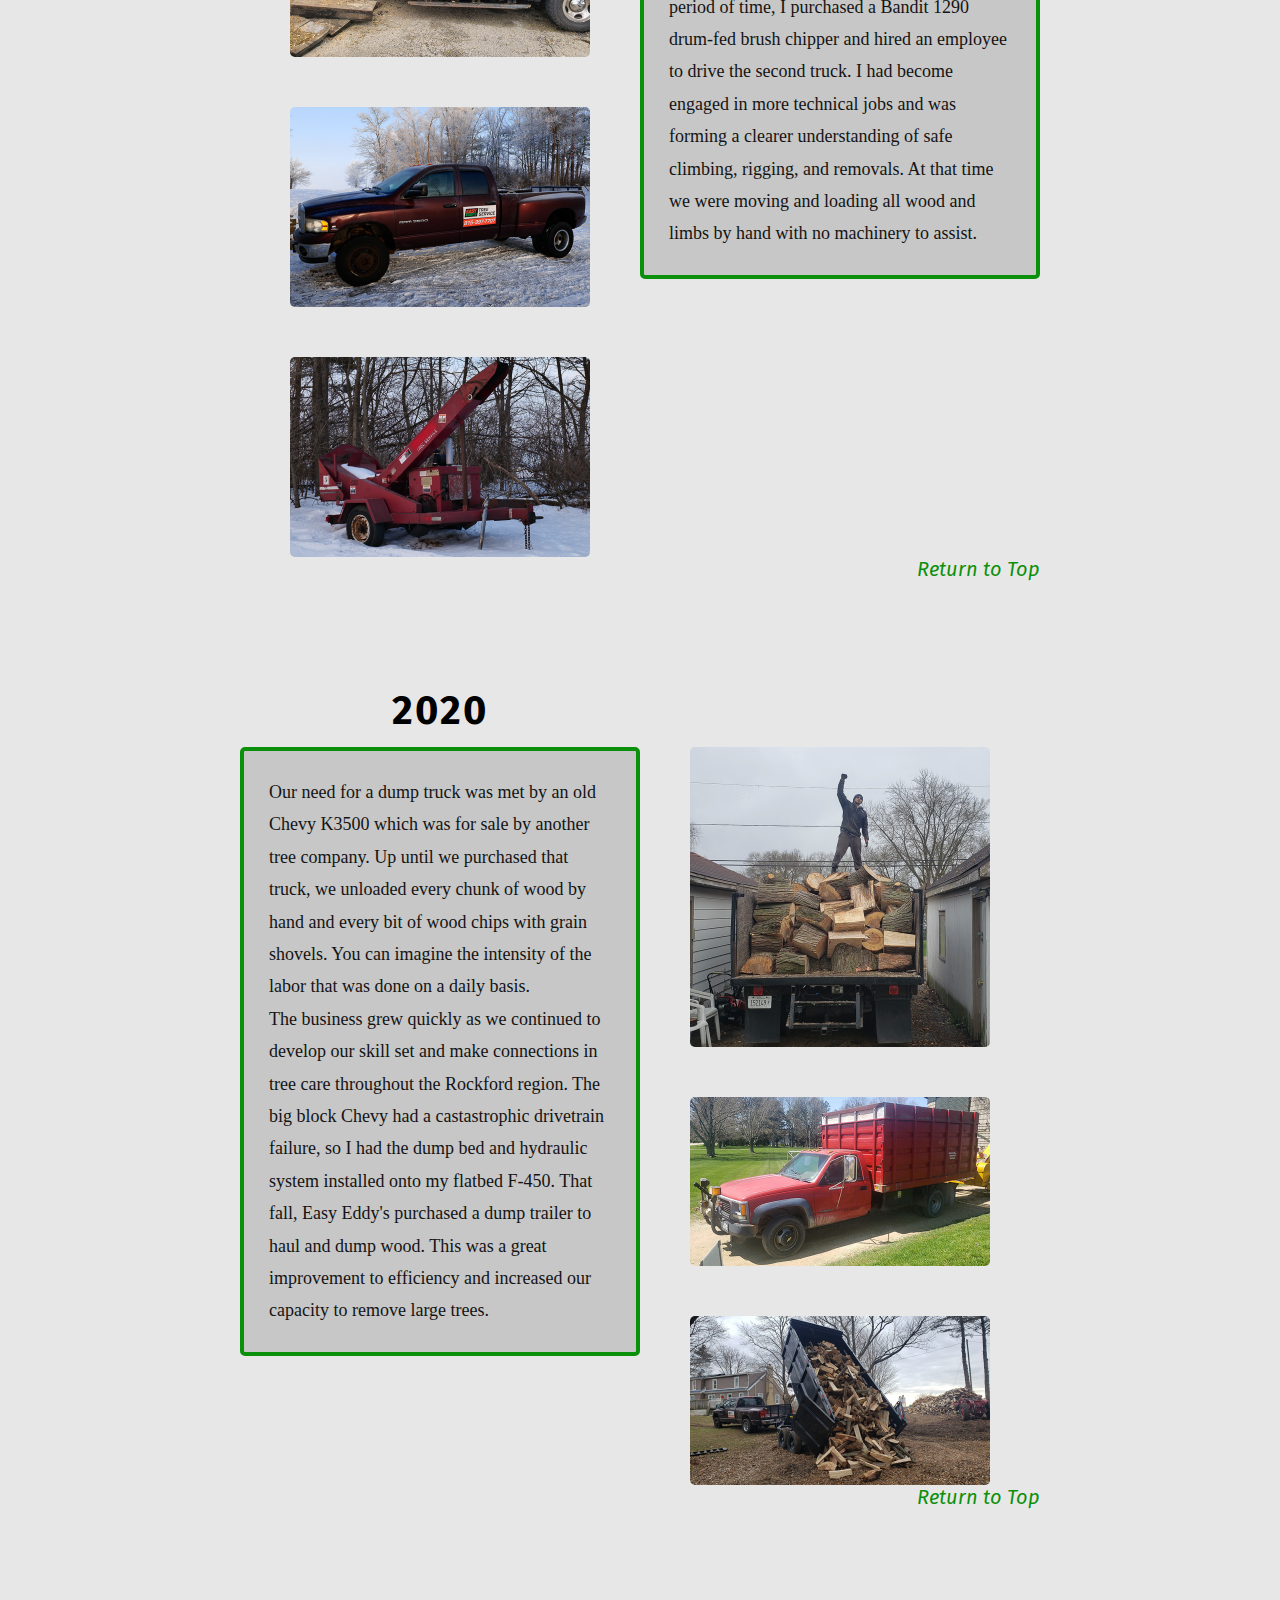
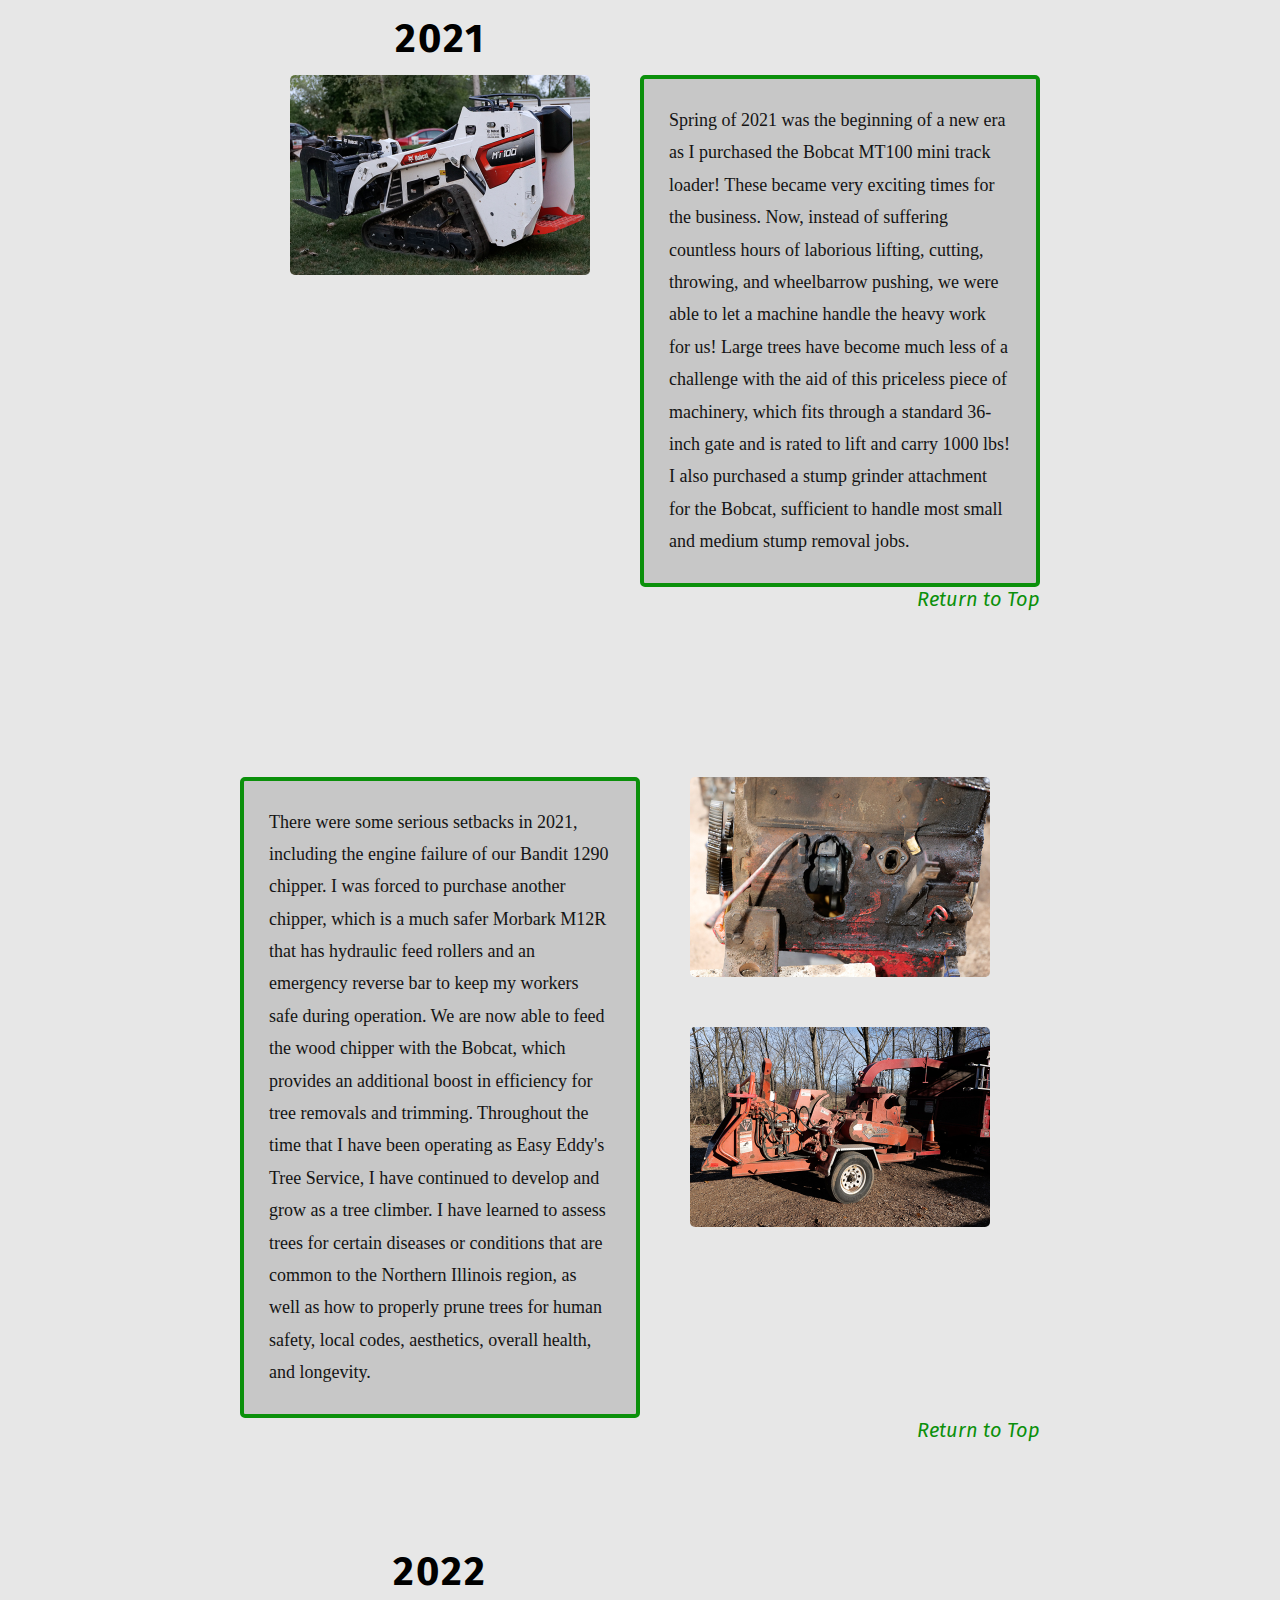
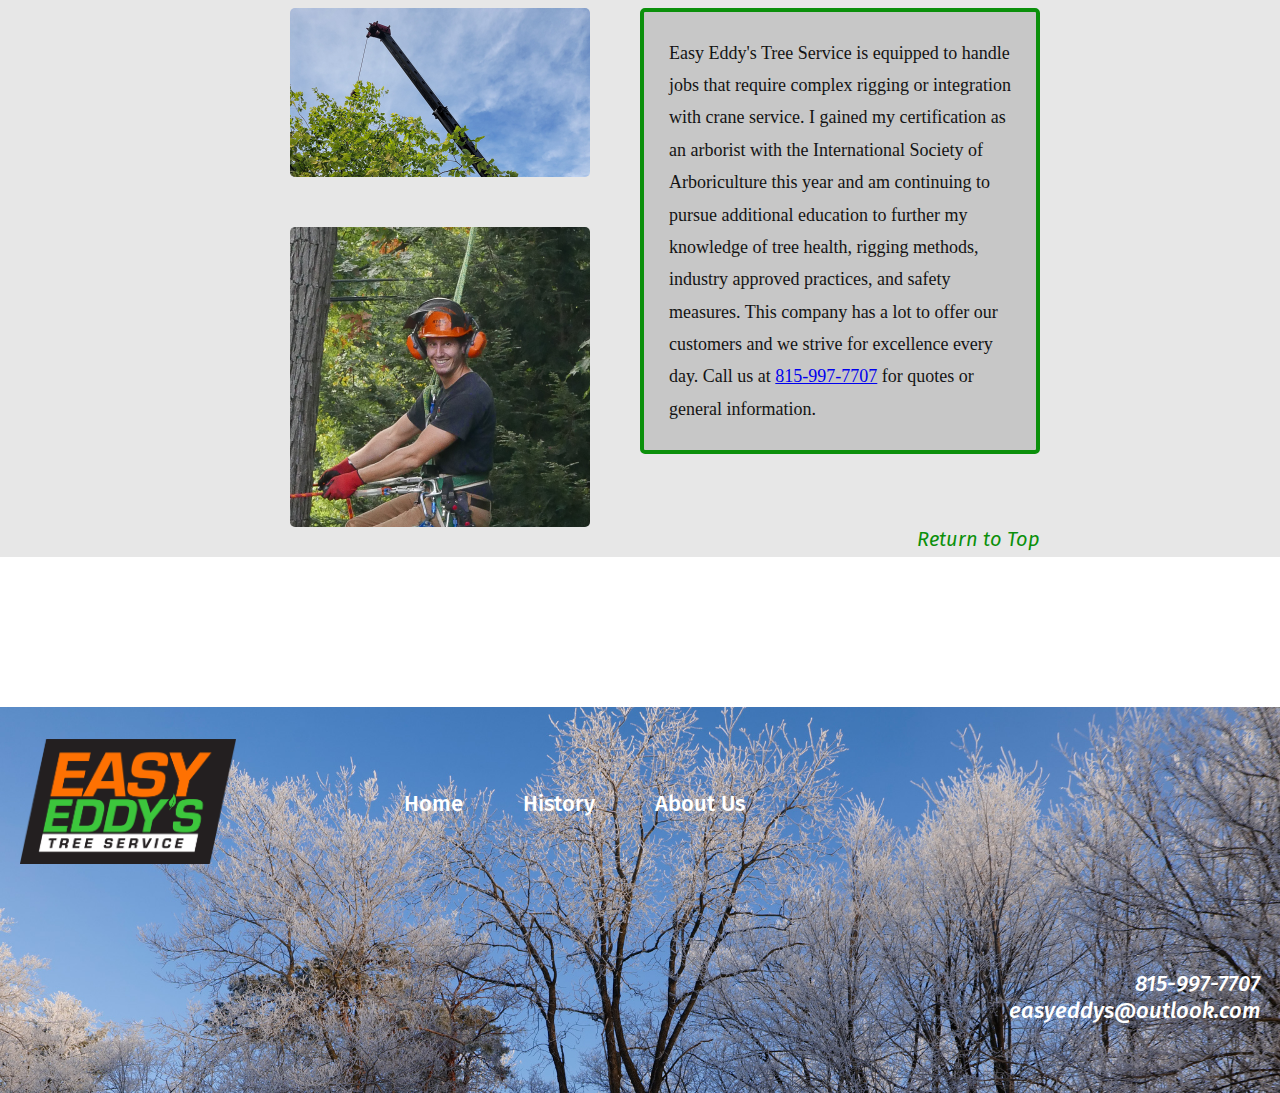
<file: history.html>
<!DOCTYPE html>
<html lang="en">
  <head>
    <meta charset="UTF-8" />
    <link href="styles/style.css" rel="stylesheet" type="text/css" />
    <!-- <link href="styles/history-style.css" rel="stylesheet" type="text/css"> -->
    <link href="styles/queries.css" rel="stylesheet" type="text/css" />
    <link href="styles/history.css" rel="stylesheet" type="text/css" />

    <link rel="preconnect" href="https://fonts.googleapis.com" />
    <link rel="preconnect" href="https://fonts.gstatic.com" crossorigin />
    <link
      href="https://fonts.googleapis.com/css2?family=Fira+Sans:wght@300;400;500;600;700;800&family=Inter:wght@400;500;700&family=Rubik:wght@400;500;600;700&display=swap"
      rel="stylesheet"
    />
    <meta name="viewport" content="width=device-width, initial-scale=1" />

    <script defer src="js/script.js"></script>

    <title>History of Easy Eddy's Tree Service</title>
  </head>

  <body>
    <header class="page-header">
      <a href="index.html" class="menu-logo">
				<img
          src="images/header.footer/logo.png"
          alt="Easy Eddy's Tree Service Logo"/>
			</a>

   	 <nav class="menu">
        <ul class="menu-list">
          <li><a href="index.html" class="nav-link">Home</a></li>
          <li><a href="history.html" class="nav-link">Our History</a></li>
           <li><a href="about-us.html"  class="nav-link"title="About Us">About Us</a></li>
        </ul>
    	</nav>
			
      <button class="menu-btn">
        <svg
				
          class="icon-mobile-nav"
          name="menu-outline"
          xmlns="http://www.w3.org/2000/svg"
          width="192"
          height="192"
          fill="#000000"
          viewBox="0 0 256 256"
        >
          <rect width="256" height="256" fill="none"></rect>
          <line
            x1="40"
            y1="128"
            x2="216"
            y2="128"
            stroke="#000000"
            stroke-linecap="round"
            stroke-linejoin="round"
            stroke-width="16"
          ></line>
          <line
            x1="40"
            y1="64"
            x2="216"
            y2="64"
            stroke="#000000"
            stroke-linecap="round"
            stroke-linejoin="round"
            stroke-width="16"
          ></line>
          <line
            x1="40"
            y1="192"
            x2="216"
            y2="192"
            stroke="#000000"
            stroke-linecap="round"
            stroke-linejoin="round"
            stroke-width="16"
          ></line>
        </svg>
        <svg
          class="icon-mobile-nav"
          name="close-outline"
          xmlns="http://www.w3.org/2000/svg"
          width="192"
          height="192"
          fill="#000000"
          viewBox="0 0 256 256"
        >
          <rect width="256" height="256" fill="none"></rect>
          <line
            x1="200"
            y1="56"
            x2="56"
            y2="200"
            stroke="#000000"
            stroke-linecap="round"
            stroke-linejoin="round"
            stroke-width="16"
          ></line>
          <line
            x1="200"
            y1="200"
            x2="56"
            y2="56"
            stroke="#000000"
            stroke-linecap="round"
            stroke-linejoin="round"
            stroke-width="16"
          ></line>
        </svg>
      </button>

      <div class="top-corner">
        <div class="hours-box">
          <div class="hours-outer-box">
            <svg
              class="clock-icon"
              xmlns="http://www.w3.org/2000/svg"
              width="25"
              height="25"
              fill="#000000"
              viewBox="0 0 256 256"
            >
              <rect width="256" height="256" fill="none"></rect>
              <circle
                cx="128"
                cy="128"
                r="96"
                fill="none"
                stroke="#0b900b"
                stroke-miterlimit="10"
                stroke-width="16"
              ></circle>
              <polyline
                points="128 72 128 128 184 128"
                fill="none"
                stroke="#0b900b"
                stroke-linecap="round"
                stroke-linejoin="round"
                stroke-width="16"
              ></polyline>
            </svg>
            <p class="phone-hours top-corner-text hours-text-1">
              Open 7am-9pm daily
            </p>
            <p class="phone-hours top-corner-text hours-text-2">
              7am-9pm daily
            </p>
          </div>
        </div>
        <div class="call-outer-box">
          <svg
            class="phone-icon"
            xmlns="http://www.w3.org/2000/svg"
            width="25"
            height="25"
            fill="#000000"
            viewBox="0 0 256 256"
          >
            <rect width="256" height="256" fill="none"></rect>
            <path
              d="M92.5,124.8a83.6,83.6,0,0,0,39,38.9,8,8,0,0,0,7.9-.6l25-16.7a7.9,7.9,0,0,1,7.6-.7l46.8,20.1a7.9,7.9,0,0,1,4.8,8.3A48,48,0,0,1,176,216,136,136,0,0,1,40,80,48,48,0,0,1,81.9,32.4a7.9,7.9,0,0,1,8.3,4.8l20.1,46.9a8,8,0,0,1-.6,7.5L93,117A8,8,0,0,0,92.5,124.8Z"
              fill="none"
              stroke="#0b900b"
              stroke-linecap="round"
              stroke-linejoin="round"
              stroke-width="16"
            ></path>
          </svg>
          <a href="tel:815-997-7707" class="phone top-corner-text"
            >815-997-7707</a
          >
        </div>
      </div>
    </header>
    <header class="skinnybar">
      <p class="veteran">Veteran Owned and Operated</p>
      <p class="isa">ISA Certified Arborist</p>
      <p class="licensed">Licensed and Insured</p>
    </header>

    <main>
      <h1 class="history-main-title">History of Easy Eddy's Tree Service</h1>

      <section class="2014 year-entry">
        <a href="#" class="return-to-top">Return to Top</a>
        <h3 class="year">2014</h3>
        <img
          src="images/history/firewood.jpg"
          title="firewood"
          class="img-left"
        />
        <p class="text-right">
          In the fall of 2014, Easy Eddy's was conceived as a simple firewood
          business. I would cut fallen trees on people's properties in the
          Rockford and Loves Park area for no charge, then I would split the
          wood by hand with a maul and sell it by the facecord. That was a great
          year for selling firewood in Rockford because the price of natural gas
          had gone up dramatically at the beginning of winter.
        </p>
      </section>

      <section class="2015-2016 year-entry">
        <a href="#" class="return-to-top">Return to Top</a>
        <h3 class="year">2015-2016</h3>
        <img
          src="images/history/machining.jpg"
          alt="Edward Rook, owner of Easy Eddy's Trees as a machinist in 2015"
          title="Edward Rook"
          class="img-right"
        />
        <p class="text-left">
          Over the next three years, I continued to sell firewood and began
          charging a small fee for tree removals. During this time I was working
          a regular job in machining, but I married my wife Taylor and had a
          continued need for additional income. Cutting trees down became a
          great passion of mine as I gradually accumulated the equipment and
          experience necessary to apply more skilled techniques to the falling
          process.
        </p>
      </section>

      <section class="2017 year-entry">
        <a href="#" class="return-to-top">Return to Top</a>
        <h3 class="year">2017</h3>
        <div class="img-flex-2 img-left">
          <img
            src="images/history/wifey.jpg"
            title="Edward and wife"
            alt="Easy Eddy's owner loading wood by hand with his wife in the old truck and trailer"
          />
          <img
            src="images/history/first-climb.jpg"
            title="climbing in the early days"
            alt="Easy Eddy's owner climbing for the first time"
          />
        </div>
        <p class="text-right">
          In 2017 I purchased my first F-150, and began doing full tree removals
          in Rockford and surrounding areas including Cherry Valley, Machesney
          Park, Roscoe, Caledonia, and even Beloit. In the fall of that year I
          finally quit my full time job and struck out with full dedication to
          my own business, which I licensed as Easy Eddy's Trees. I purchased a
          million dollars of liability insurance and continued to provide
          affordable pricing at every quote. Throughout the first warm season in
          2018, my business relied upon landscaping and lawn care to bolster
          sales, but the tree business was clearly the path forward.
        </p>
      </section>

      <section class="2018 year-entry">
        <a href="#" class="return-to-top">Return to Top</a>
        <h3 class="year">2018</h3>
        <div class="img-flex-2 img-right">
          <img
            src="images/history/super.duty.jpg"
            title="F-Super Duty"
            alt="1991 F Super Duty flatbed converted for tree service"
          />
          <img
            src="images/history/wood-bed.jpg"
            title="F150"
            alt="2001 F150 with wooden bed and fold-down sides"
          />
        </div>
        <p class="text-left">
          I purchased an old F-450 diesel flatbed truck from a landscaper near
          Poplar grove late in 2018, and was able to relieve my F-150 from many
          of its extreme duties.... That was one of the best purchases I ever
          made for Easy Eddy's Trees. The F-150 was not well suited for this
          kind of heavy load carrying, but I continued to use it with a custom
          wooden truck bed that I built myself.
        </p>
      </section>

      <section class="2019 year-entry">
        <a href="#" class="return-to-top">Return to Top</a>
        <h3 class="year">2019</h3>
        <div class="img-flex-2 img-left">
          <img
            src="images/history/broken.truck.jpg"
            title="F150"
            alt="F150 with broken frame due to overloading"
          />
          <img
            src="images/history/ram.jpg"
            title="Ram 3500"
            alt="2004.5 Dodge Ram 3500 dually with 24v Cummins 5.9L"
          />
          <img
            src="images/history/bandit.jpg"
            title="Bandit 1290"
            alt="Bandit 1290 drum fed brush chipper with Cummins 4B engine"
          />
        </div>
        <p class="text-right">
          Within six months from that time, the frame on my half-ton pickup was
          broken in half from overloading, and I purchased a more suitable truck
          for this work, a Ram 3500. In that same period of time, I purchased a
          Bandit 1290 drum-fed brush chipper and hired an employee to drive the
          second truck. I had become engaged in more technical jobs and was
          forming a clearer understanding of safe climbing, rigging, and
          removals. At that time we were moving and loading all wood and limbs
          by hand with no machinery to assist.
        </p>
      </section>

      <section class="2020 year-entry">
        <a href="#" class="return-to-top">Return to Top</a>
        <h3 class="year">2020</h3>
        <div class="img-flex-2 img-right">
          <img
            src="images/history/kyle.jpg"
            title="Kyle"
            alt="worker celebrates completion of manually loading truck with logs"
          />
          <img
            src="images/history/chevy.jpg"
            title="Chevy K3500"
            alt="1994 Chevrolet K3500 with chipper box"
          />
          <img
            src="images/history/trailer.jpg"
            title="dump trailer"
            alt="Load Trail Dump Trailer"
          />
        </div>
        <p class="text-left">
          Our need for a dump truck was met by an old Chevy K3500 which was for
          sale by another tree company. Up until we purchased that truck, we
          unloaded every chunk of wood by hand and every bit of wood chips with
          grain shovels. You can imagine the intensity of the labor that was
          done on a daily basis. <br />
          The business grew quickly as we continued to develop our skill set and
          make connections in tree care throughout the Rockford region. The big
          block Chevy had a castastrophic drivetrain failure, so I had the dump
          bed and hydraulic system installed onto my flatbed F-450. That fall,
          Easy Eddy's purchased a dump trailer to haul and dump wood. This was a
          great improvement to efficiency and increased our capacity to remove
          large trees.
        </p>
      </section>

      <section class="2021 year-entry">
        <a href="#" class="return-to-top">Return to Top</a>
        <h3 class="year">2021</h3>
        <img
          src="images/history/bobcat-3.jpg"
          title="Bobcat MT100"
          alt="Bobcat MT100 equipped for tree service with grapple"
          class="img-left"
        />
        <p class="text-right">
          Spring of 2021 was the beginning of a new era as I purchased the
          Bobcat MT100 mini track loader! These became very exciting times for
          the business. Now, instead of suffering countless hours of laborious
          lifting, cutting, throwing, and wheelbarrow pushing, we were able to
          let a machine handle the heavy work for us! Large trees have become
          much less of a challenge with the aid of this priceless piece of
          machinery, which fits through a standard 36-inch gate and is rated to
          lift and carry 1000 lbs! I also purchased a stump grinder attachment
          for the Bobcat, sufficient to handle most small and medium stump
          removal jobs.
        </p>
      </section>

      <section class="2021-2 year-entry">
        <a href="#" class="return-to-top">Return to Top</a>
        <div class="img-flex-2 img-right">
          <img
            src="images/history/engine.jpg"
            title="Cummins 4BT"
            alt="Cummins 4BT engine block with hole in the side"
          />
          <img
            src="images/history/morbark.jpg"
            title="Morbark M12R"
            alt="Morbark M12R brush chipper"
          />
        </div>
        <p class="text-left">
          There were some serious setbacks in 2021, including the engine failure
          of our Bandit 1290 chipper. I was forced to purchase another chipper,
          which is a much safer Morbark M12R that has hydraulic feed rollers and
          an emergency reverse bar to keep my workers safe during operation. We
          are now able to feed the wood chipper with the Bobcat, which provides
          an additional boost in efficiency for tree removals and trimming.
          Throughout the time that I have been operating as Easy Eddy's Tree
          Service, I have continued to develop and grow as a tree climber. I
          have learned to assess trees for certain diseases or conditions that
          are common to the Northern Illinois region, as well as how to properly
          prune trees for human safety, local codes, aesthetics, overall health,
          and longevity.
        </p>
      </section>

      <section class="2022 year-entry">
        <a href="#" class="return-to-top">Return to Top</a>
        <h3 class="year">2022</h3>
        <div class="img-flex-2 img-left">
          <img
            src="images/history/crane.jpg"
            title="Crane service"
            alt="Crane"
          />
          <img
            src="images/history/ed.jpg"
            title="Edward Rook"
            alt="Edward Rook (owner) climbing oak tree"
          />
        </div>
        <p class="text-right">
          Easy Eddy's Tree Service is equipped to handle jobs that require
          complex rigging or integration with crane service. I gained my
          certification as an arborist with the International Society of
          Arboriculture this year and am continuing to pursue additional
          education to further my knowledge of tree health, rigging methods,
          industry approved practices, and safety measures. This company has a
          lot to offer our customers and we strive for excellence every day.
          Call us at
          <a href="tel:815-997-7707" class="inline-phone">815-997-7707</a> for
          quotes or general information.
        </p>
      </section>
    </main>

    <footer class="page-footer">
      <img
        class="footer-img-1"
        src="images/header.footer/winter.trees.jpg"
        alt="winter trees in Northern Illinois"
      />
      <img
        class="footer-img-2"
        src="images/header.footer/winter.trees.2.jpg"
        alt="winter trees in Northern Illinois"
      />
      <a class="footer-logo-box" href="index.html">
        <img
          src="images/header.footer/logo.png"
          alt="Easy Eddy's Tree Service Logo"
          class="footer-logo"
        />
      </a>
      <nav class="footer-menu-box">
        <a href="index.html">Home</a>
        <a href="/history.html">History</a>
        <a href="about-us.html" title="About Us">About Us </a>
      </nav>

      <nav class="bottom-links-box">
        <a href="tel:815-997-7707" class="links">815-997-7707</a>
        <a href="mailto:easyeddy@outlookcom" class="links"
          >easyeddys@outlook.com</a
        >
      </nav>
    </footer>
  </body>
</html>
</file>
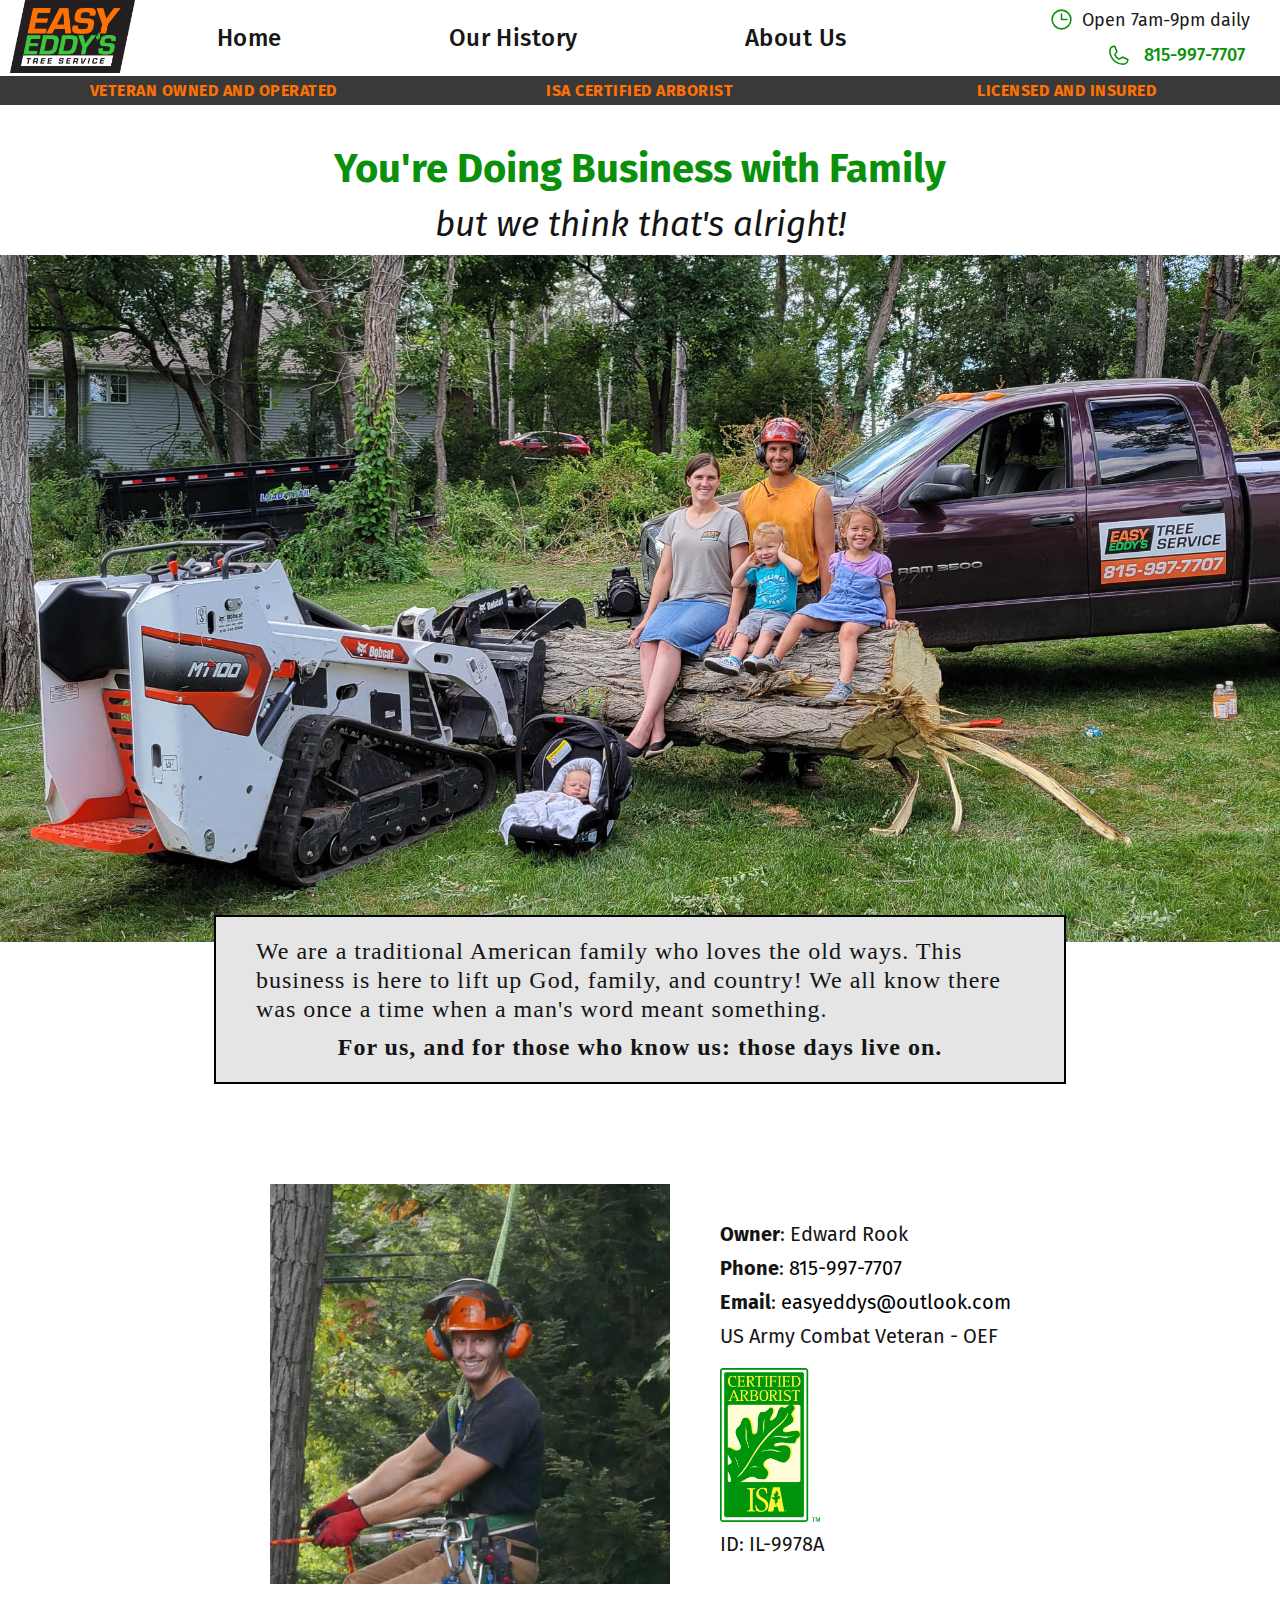
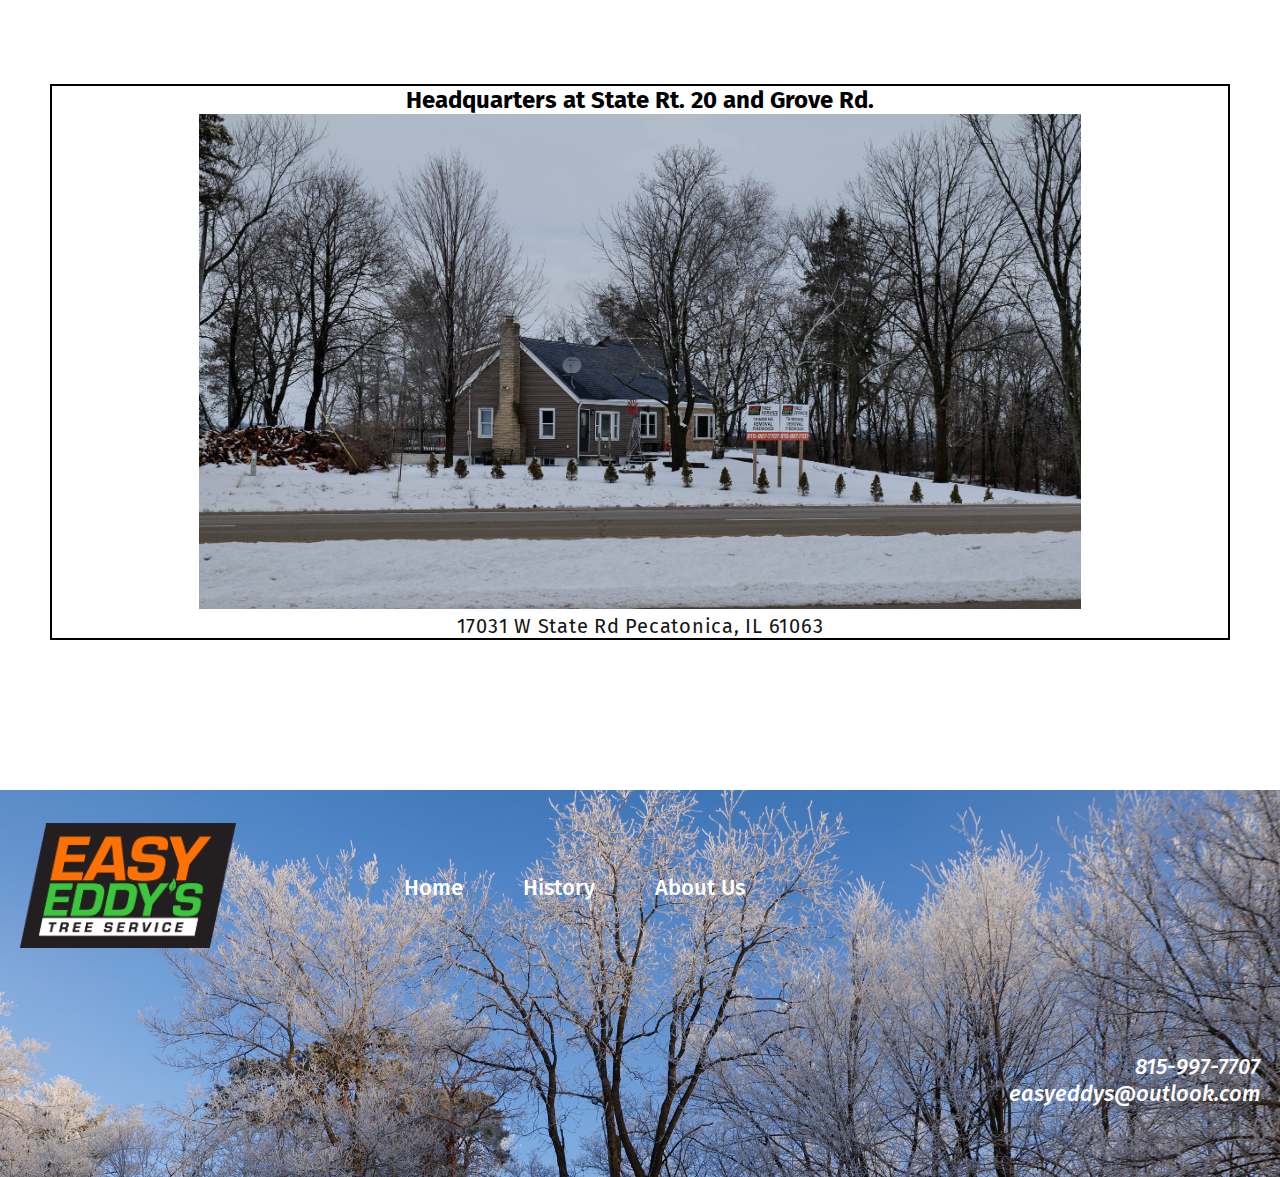
<file: rooqedward.github.io/about-us.html>
<!DOCTYPE html>
<html lang="en">
  <head>
    <meta charset="UTF-8" />
    <link href="styles/style.css" rel="stylesheet" type="text/css" />
    <link href="styles/queries.css" rel="stylesheet" type="text/css" />

    <link href="styles/about.css" rel="stylesheet" type="text/css" />

    <link
      href="https://fonts.googleapis.com/css?family=Fira+Sans"
      rel="stylesheet"
    />
    <meta name="viewport" content="width=device-width, initial-scale=1" />
    <title>About Us</title>
  </head>

  <body>
    <header class="page-header">
      <a href="index.html" class="menu-logo"
        ><img
          src="images/header.footer/logo.png"
          alt="Easy Eddy's Tree Service Logo"
      /></a>

      <nav class="menu">
        <ul class="menu-list">
          <li><a href="index.html">Home</a></li>
          <li><a href="history.html">Our History</a></li>
          <li><a href="about-us.html" title="About Us">About Us</a></li>
        </ul>
      </nav>
      <div class="menu-btn">
        <svg
          class="icon-mobile-nav"
          title="menu-outline"
          xmlns="http://www.w3.org/2000/svg"
          width="192"
          height="192"
          fill="#000000"
          viewBox="0 0 256 256"
        >
          <rect width="256" height="256" fill="none"></rect>
          <line
            x1="40"
            y1="128"
            x2="216"
            y2="128"
            stroke="#000000"
            stroke-linecap="round"
            stroke-linejoin="round"
            stroke-width="16"
          ></line>
          <line
            x1="40"
            y1="64"
            x2="216"
            y2="64"
            stroke="#000000"
            stroke-linecap="round"
            stroke-linejoin="round"
            stroke-width="16"
          ></line>
          <line
            x1="40"
            y1="192"
            x2="216"
            y2="192"
            stroke="#000000"
            stroke-linecap="round"
            stroke-linejoin="round"
            stroke-width="16"
          ></line>
        </svg>
        <svg
          class="icon-mobile-nav"
          title="close-outline"
          xmlns="http://www.w3.org/2000/svg"
          width="192"
          height="192"
          fill="#000000"
          viewBox="0 0 256 256"
        >
          <rect width="256" height="256" fill="none"></rect>
          <line
            x1="200"
            y1="56"
            x2="56"
            y2="200"
            stroke="#000000"
            stroke-linecap="round"
            stroke-linejoin="round"
            stroke-width="16"
          ></line>
          <line
            x1="200"
            y1="200"
            x2="56"
            y2="56"
            stroke="#000000"
            stroke-linecap="round"
            stroke-linejoin="round"
            stroke-width="16"
          ></line>
        </svg>
      </div>
      <div class="top-corner">
        <div class="hours-box">
          <div class="hours-outer-box">
            <svg
              class="clock-icon"
              xmlns="http://www.w3.org/2000/svg"
              width="25"
              height="25"
              fill="#000000"
              viewBox="0 0 256 256"
            >
              <rect width="256" height="256" fill="none"></rect>
              <circle
                cx="128"
                cy="128"
                r="96"
                fill="none"
                stroke="#0b900b"
                stroke-miterlimit="10"
                stroke-width="16"
              ></circle>
              <polyline
                points="128 72 128 128 184 128"
                fill="none"
                stroke="#0b900b"
                stroke-linecap="round"
                stroke-linejoin="round"
                stroke-width="16"
              ></polyline>
            </svg>
            <p class="phone-hours top-corner-text hours-text-1">
              Open 7am-9pm daily
            </p>
            <p class="phone-hours top-corner-text hours-text-2">
              7am-9pm daily
            </p>
          </div>
        </div>
        <div class="call-outer-box">
          <svg
            class="phone-icon"
            xmlns="http://www.w3.org/2000/svg"
            width="25"
            height="25"
            fill="#000000"
            viewBox="0 0 256 256"
          >
            <rect width="256" height="256" fill="none"></rect>
            <path
              d="M92.5,124.8a83.6,83.6,0,0,0,39,38.9,8,8,0,0,0,7.9-.6l25-16.7a7.9,7.9,0,0,1,7.6-.7l46.8,20.1a7.9,7.9,0,0,1,4.8,8.3A48,48,0,0,1,176,216,136,136,0,0,1,40,80,48,48,0,0,1,81.9,32.4a7.9,7.9,0,0,1,8.3,4.8l20.1,46.9a8,8,0,0,1-.6,7.5L93,117A8,8,0,0,0,92.5,124.8Z"
              fill="none"
              stroke="#0b900b"
              stroke-linecap="round"
              stroke-linejoin="round"
              stroke-width="16"
            ></path>
          </svg>
          <a href="tel:815-997-7707" class="phone top-corner-text"
            >815-997-7707</a
          >
        </div>
      </div>
    </header>
    <header class="skinnybar">
      <p class="veteran">Veteran Owned and Operated</p>
      <p class="isa">ISA Certified Arborist</p>
      <p class="licensed">Licensed and Insured</p>
    </header>
    <h1 class="about-title">You're Doing Business with Family</h1>
    <p class="about-sub-title">but we think that's alright!</p>
    <img
      src="/images/about/family.jpg"
      class="family-image"
      alt="Rook family photo"
    />

    <div class="family-blurb-box">
      <div class="family-blurb">
        <p>
          We are a traditional American family who loves the old ways. This
          business is here to lift up God, family, and country! We all know
          there was once a time when a man's word meant something.
        </p>
        <p>For us, and for those who know us: those days live on.</p>
      </div>
    </div>
    <div class="flex-ed-details">
      <div class="ed-details-box">
        <img
          src="images/about/ed.jpg"
          title="Edward Rook"
          alt="owner-pic"
          class="ed-img"
        />
        <div class="my-info-text">
          <p><strong>Owner</strong>: Edward Rook</p>
          <p>
            <strong>Phone</strong>: <a href="tel: 815-997-7707">815-997-7707</a>
          </p>
          <p>
            <strong>Email</strong>:
            <a href="mailto:easyeddys@outlook.com">easyeddys@outlook.com</a>
          </p>
          <p>US Army Combat Veteran - OEF</p>

          <img
            src="images/about/cert_arb.jpg"
            alt="ISA Member"
            title="International Society of Arboriculture"
            class="isa-arborist"
          />
          <p>ID: IL-9978A</p>
        </div>
      </div>
    </div>

    <div class="headquarters-box">
      <h4>Headquarters at State Rt. 20 and Grove Rd.</h4>
      <img src="images/about/headquarters.jpg" alt="Headquarters-Img" />
      <div class="headquarters-text">
        <p>17031 W State Rd Pecatonica, IL 61063</p>
      </div>
    </div>

    <footer class="page-footer">
      <img
        class="footer-img-1"
        src="images/header.footer/winter.trees.jpg"
        alt="winter trees in Northern Illinois"
      />
      <img
        class="footer-img-2"
        src="images/header.footer/winter.trees.2.jpg"
        alt="winter trees in Northern Illinois"
      />
      <a class="footer-logo-box" href="index.html">
        <img
          src="images/header.footer/logo.png"
          alt="Easy Eddy's Tree Service Logo"
          class="footer-logo"
        />
      </a>
      <nav class="footer-menu-box">
        <a href="index.html">Home</a>
        <a href="/history.html">History</a>
        <a href="about-us.html" title="About Us">About Us </a>
      </nav>

      <nav class="bottom-links-box">
        <a href="tel:815-997-7707" class="links">815-997-7707</a>
        <a href="mailto:easyeddy@outlookcom" class="links"
          >easyeddys@outlook.com</a
        >
      </nav>
    </footer>
  </body>
</html>
</file>
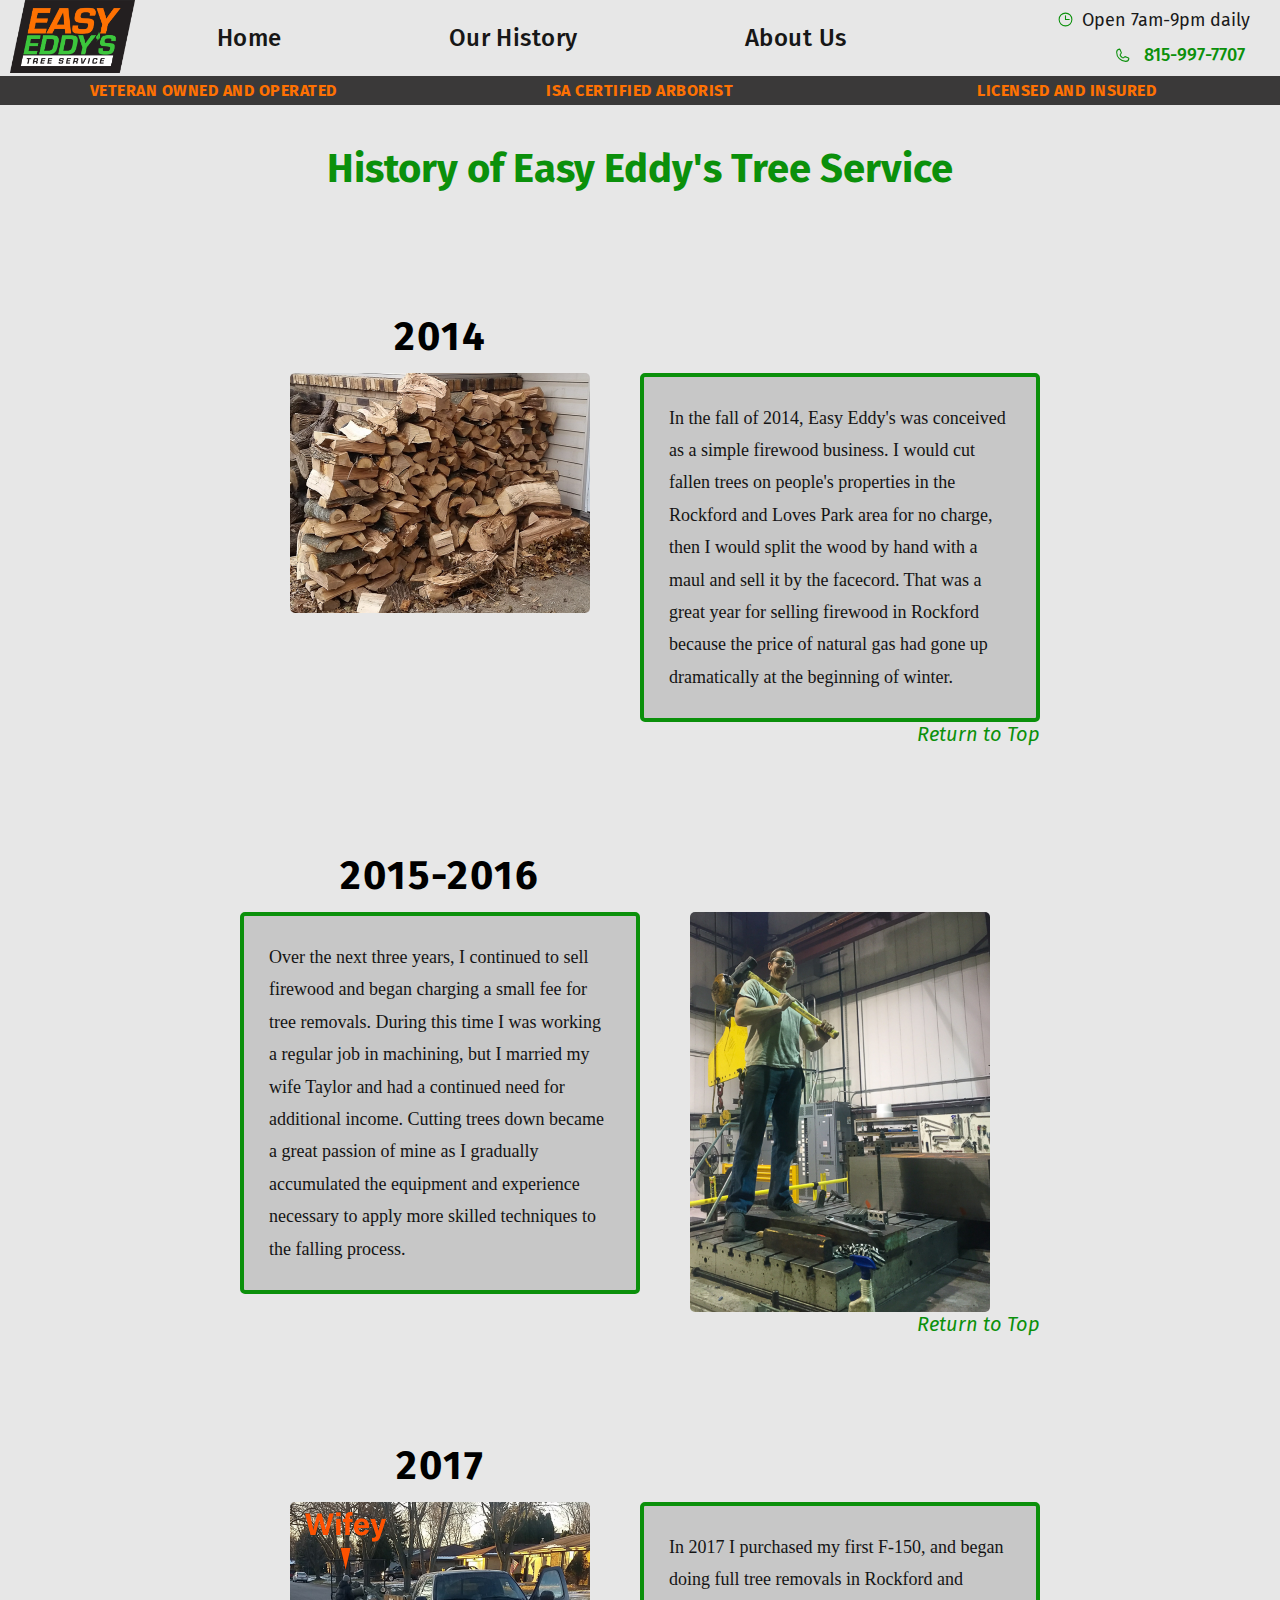
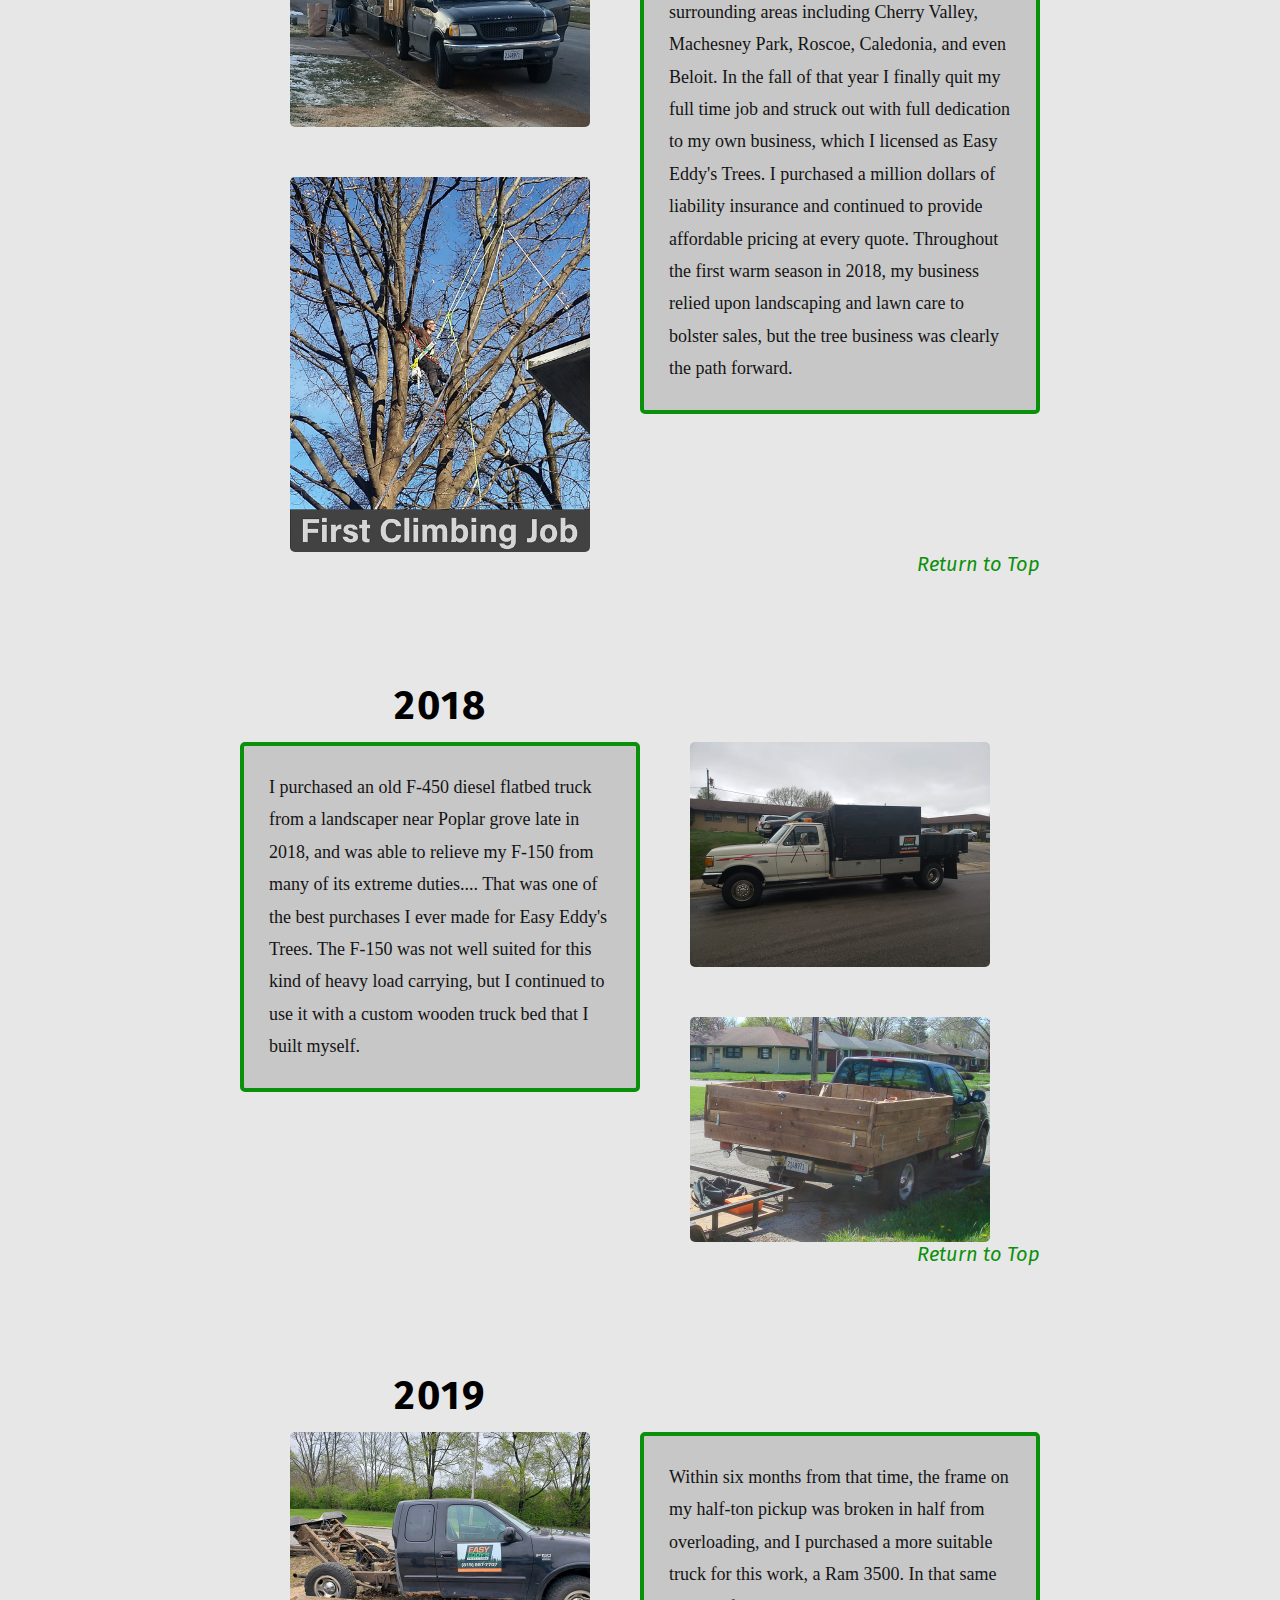
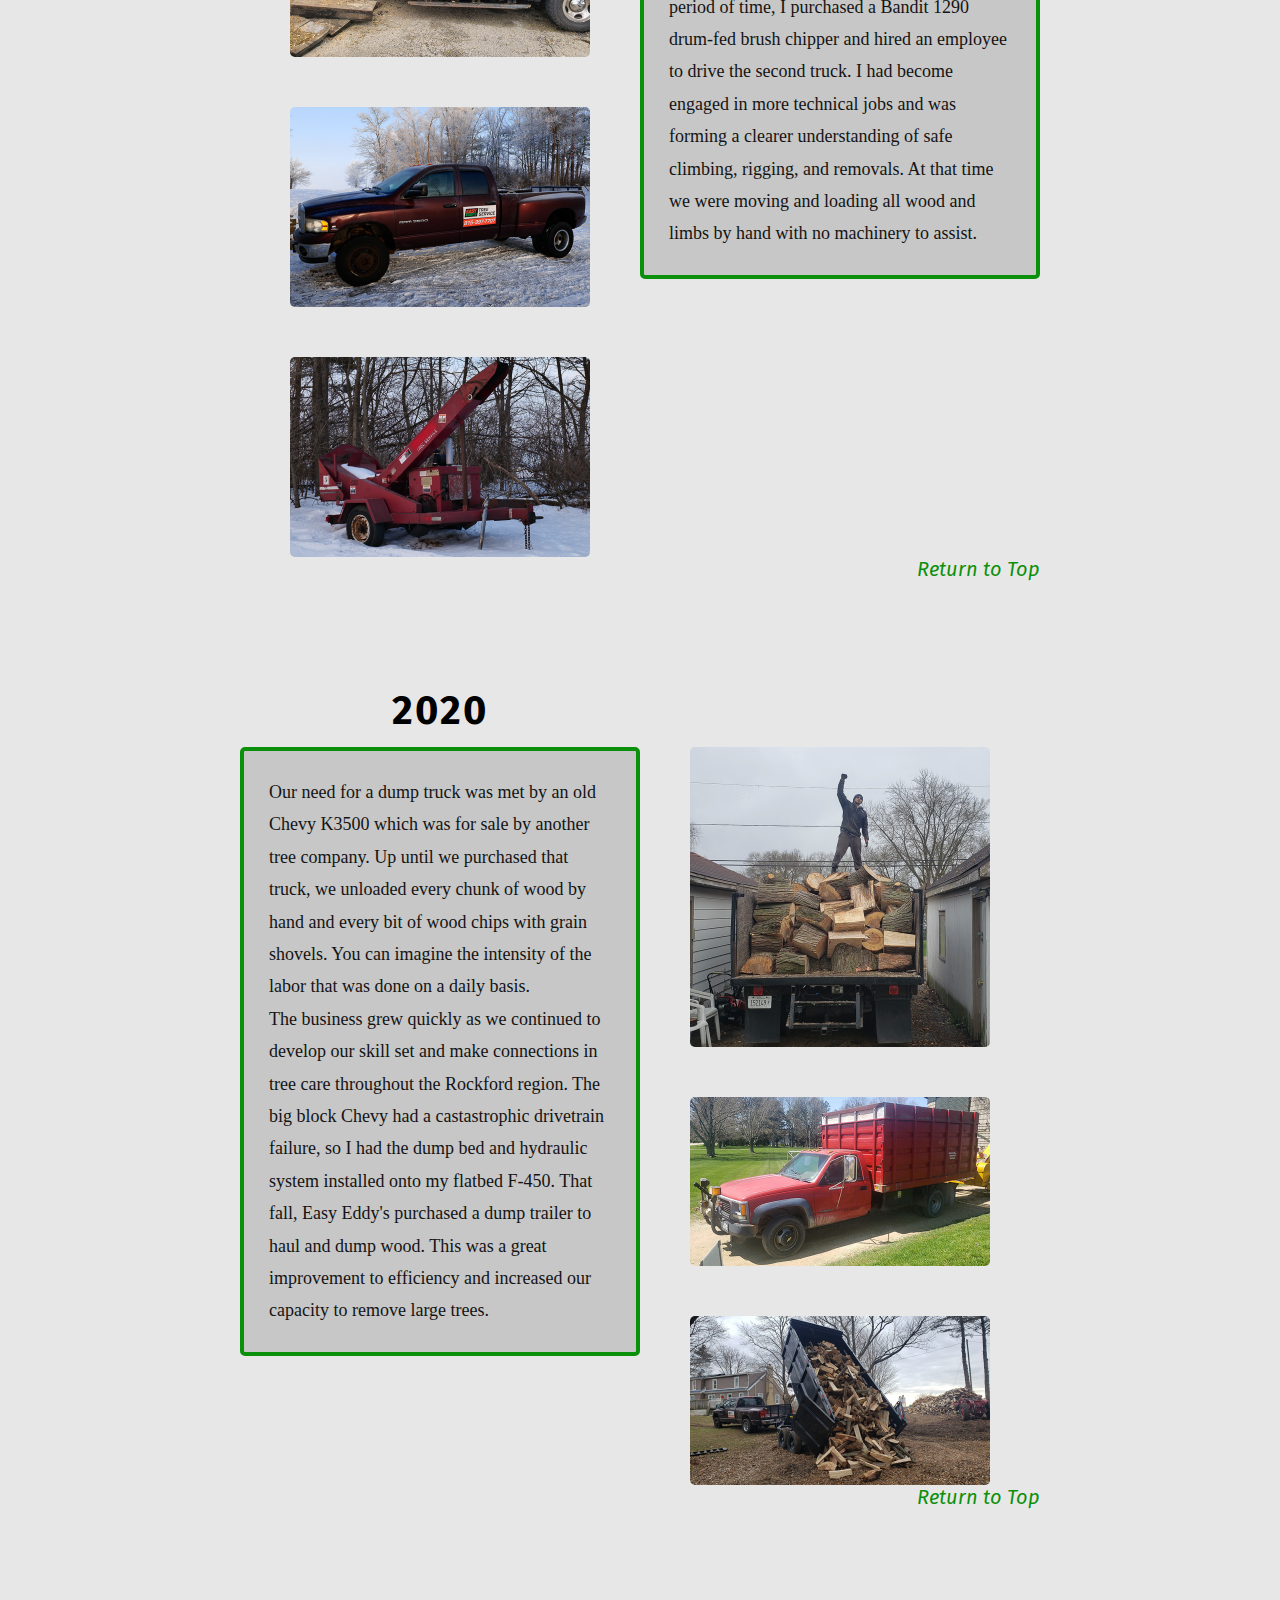
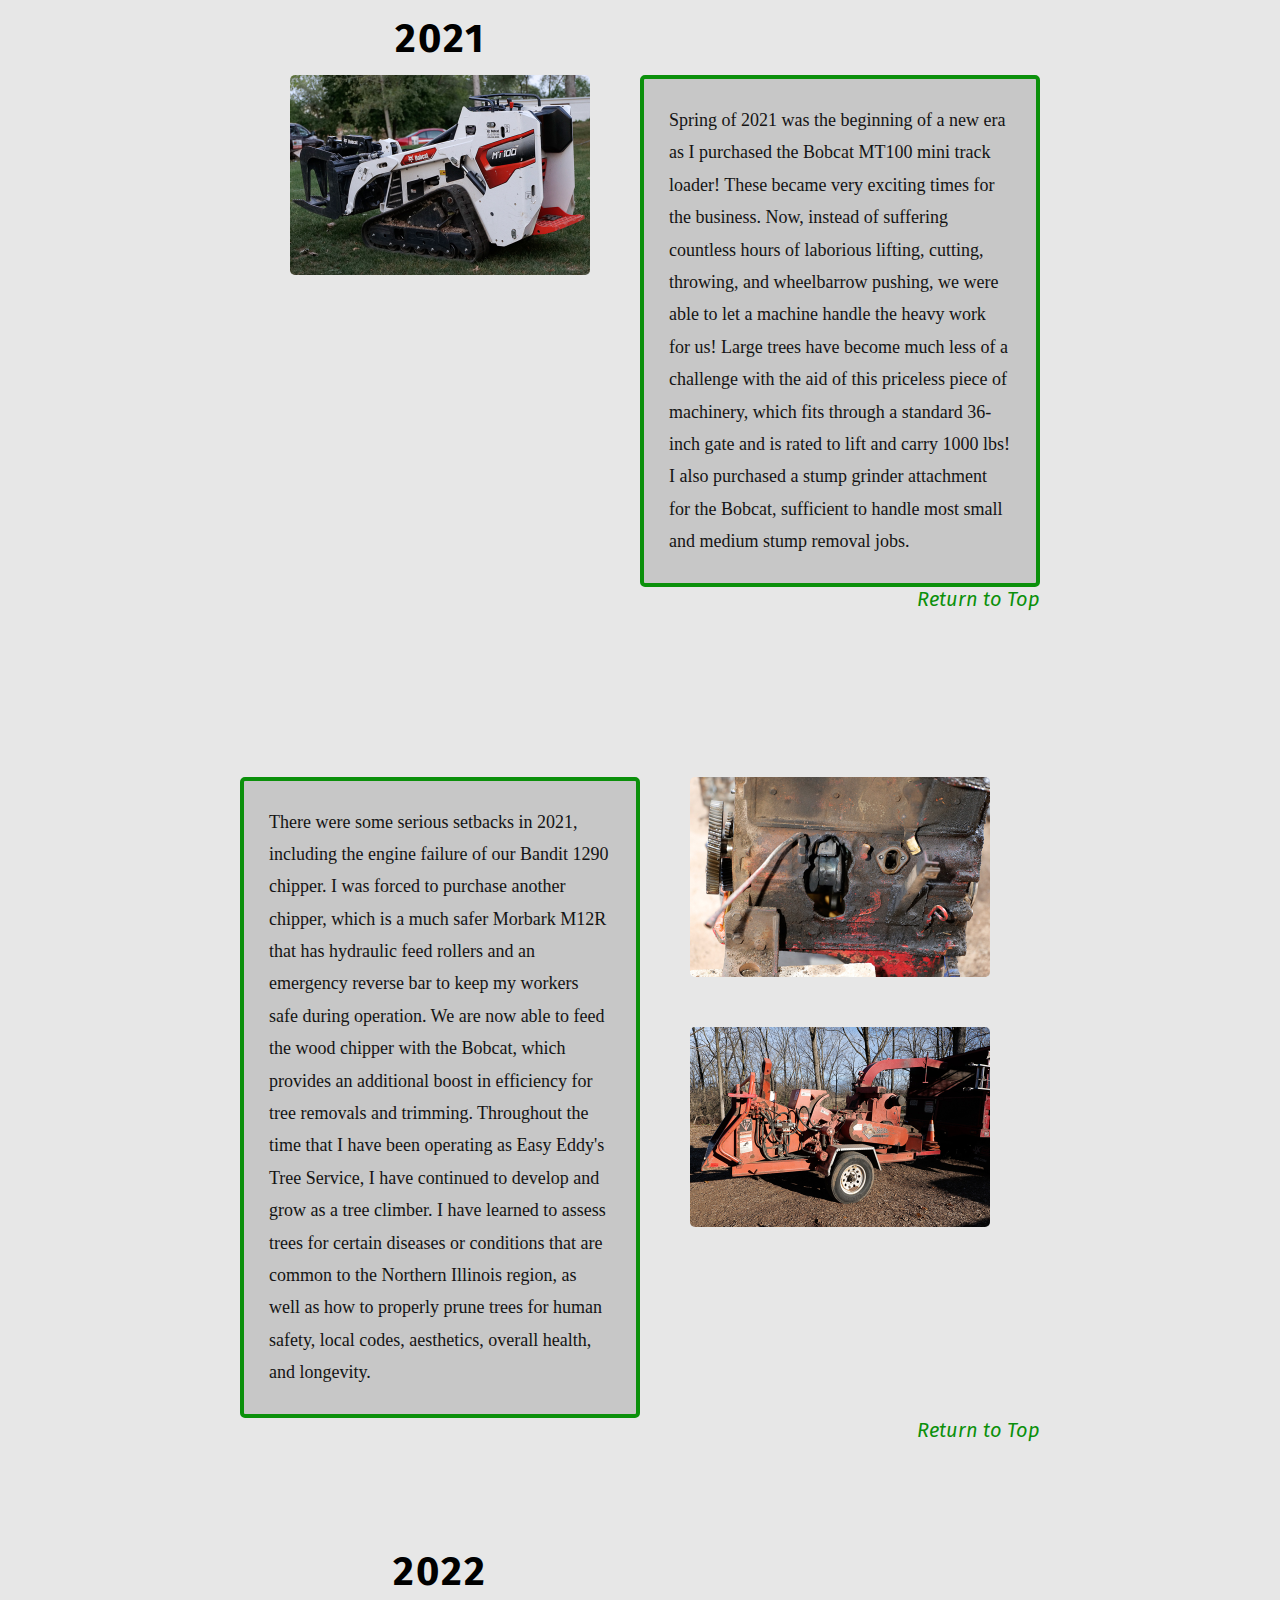
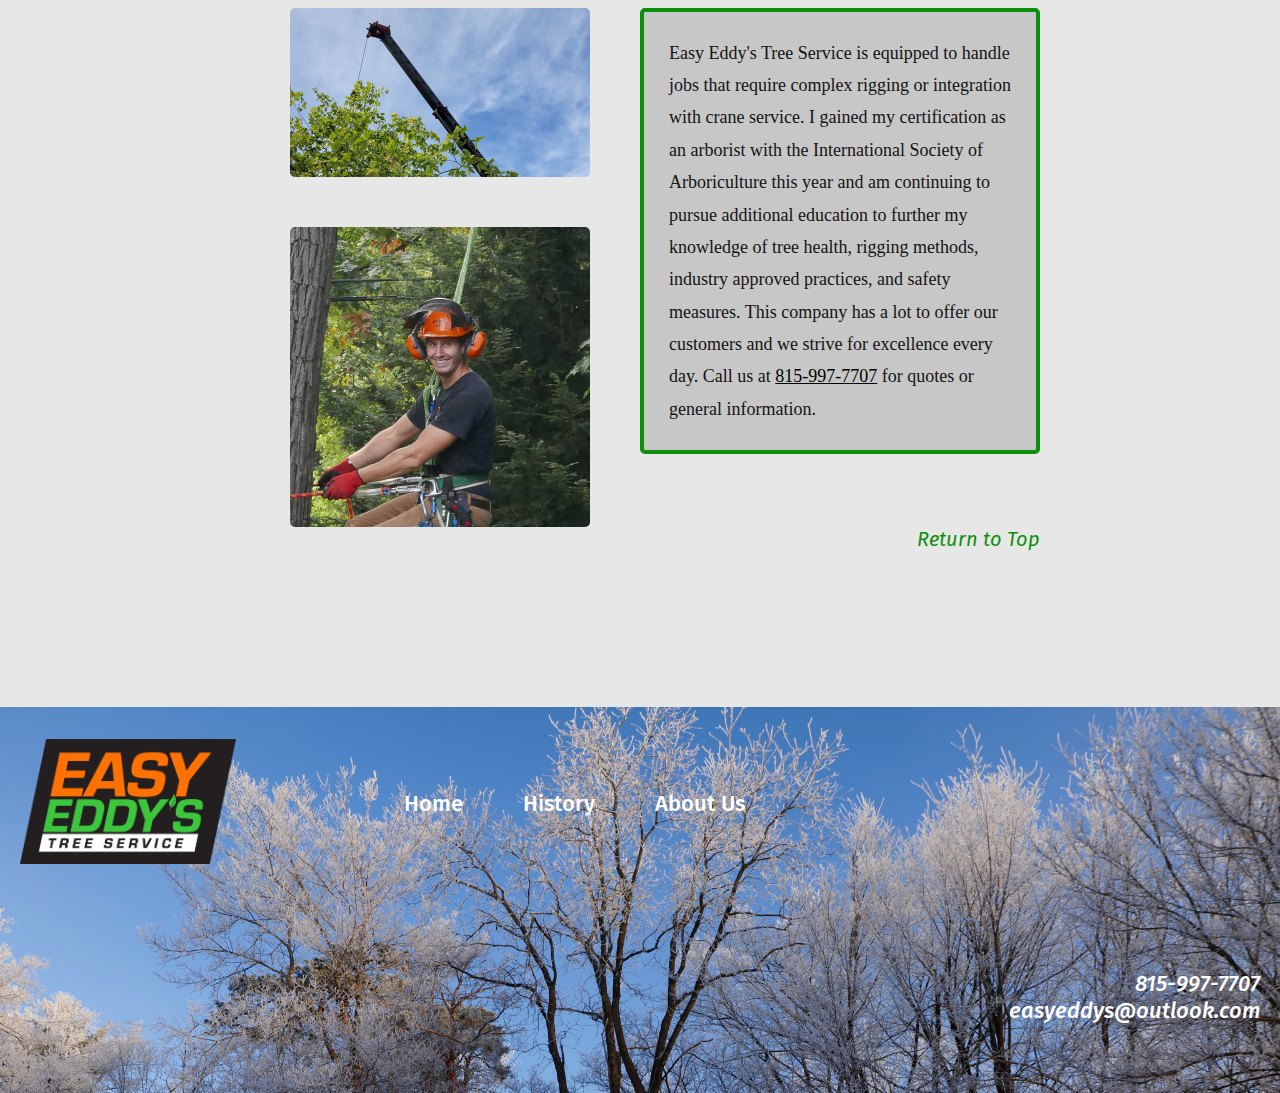
<file: rooqedward.github.io/history.html>
<!DOCTYPE html>
<html lang="en">
  <head>
    <meta charset="UTF-8" />
    <link href="styles/style.css" rel="stylesheet" type="text/css" />
    <!-- <link href="styles/history-style.css" rel="stylesheet" type="text/css"> -->
    <link href="styles/queries.css" rel="stylesheet" type="text/css" />
    <link href="styles/history.css" rel="stylesheet" type="text/css" />

    <link
      href="https://fonts.googleapis.com/css?family=Fira+Sans"
      rel="stylesheet"
    />
    <meta name="viewport" content="width=device-width, initial-scale=1" />

    <title>History of Easy Eddy's Tree Service</title>
  </head>

  <body>
    <header class="page-header">
      <a href="index.html" class="menu-logo"
        ><img
          src="images/header.footer/logo.png"
          alt="Easy Eddy's Tree Service Logo"
      /></a>

      <nav class="menu">
        <ul class="menu-list">
          <li><a href="index.html">Home</a></li>
          <li><a href="history.html">Our History</a></li>
          <li><a href="about-us.html" title="About Us">About Us</a></li>
        </ul>
      </nav>
      <div class="menu-btn">
        <svg
          class="icon-mobile-nav"
          title="menu-outline"
          xmlns="http://www.w3.org/2000/svg"
          width="192"
          height="192"
          fill="#000000"
          viewBox="0 0 256 256"
        >
          <rect width="256" height="256" fill="none"></rect>
          <line
            x1="40"
            y1="128"
            x2="216"
            y2="128"
            stroke="#000000"
            stroke-linecap="round"
            stroke-linejoin="round"
            stroke-width="16"
          ></line>
          <line
            x1="40"
            y1="64"
            x2="216"
            y2="64"
            stroke="#000000"
            stroke-linecap="round"
            stroke-linejoin="round"
            stroke-width="16"
          ></line>
          <line
            x1="40"
            y1="192"
            x2="216"
            y2="192"
            stroke="#000000"
            stroke-linecap="round"
            stroke-linejoin="round"
            stroke-width="16"
          ></line>
        </svg>
        <svg
          class="icon-mobile-nav"
          title="close-outline"
          xmlns="http://www.w3.org/2000/svg"
          width="192"
          height="192"
          fill="#000000"
          viewBox="0 0 256 256"
        >
          <rect width="256" height="256" fill="none"></rect>
          <line
            x1="200"
            y1="56"
            x2="56"
            y2="200"
            stroke="#000000"
            stroke-linecap="round"
            stroke-linejoin="round"
            stroke-width="16"
          ></line>
          <line
            x1="200"
            y1="200"
            x2="56"
            y2="56"
            stroke="#000000"
            stroke-linecap="round"
            stroke-linejoin="round"
            stroke-width="16"
          ></line>
        </svg>
      </div>
      <div class="top-corner">
        <div class="hours-box">
          <div class="hours-outer-box">
            <svg
              class="clock-icon"
              xmlns="http://www.w3.org/2000/svg"
              width="25"
              height="25"
              fill="#000000"
              viewBox="0 0 256 256"
            >
              <rect width="256" height="256" fill="none"></rect>
              <circle
                cx="128"
                cy="128"
                r="96"
                fill="none"
                stroke="#0b900b"
                stroke-miterlimit="10"
                stroke-width="16"
              ></circle>
              <polyline
                points="128 72 128 128 184 128"
                fill="none"
                stroke="#0b900b"
                stroke-linecap="round"
                stroke-linejoin="round"
                stroke-width="16"
              ></polyline>
            </svg>
            <p class="phone-hours top-corner-text hours-text-1">
              Open 7am-9pm daily
            </p>
            <p class="phone-hours top-corner-text hours-text-2">
              7am-9pm daily
            </p>
          </div>
        </div>
        <div class="call-outer-box">
          <svg
            class="phone-icon"
            xmlns="http://www.w3.org/2000/svg"
            width="25"
            height="25"
            fill="#000000"
            viewBox="0 0 256 256"
          >
            <rect width="256" height="256" fill="none"></rect>
            <path
              d="M92.5,124.8a83.6,83.6,0,0,0,39,38.9,8,8,0,0,0,7.9-.6l25-16.7a7.9,7.9,0,0,1,7.6-.7l46.8,20.1a7.9,7.9,0,0,1,4.8,8.3A48,48,0,0,1,176,216,136,136,0,0,1,40,80,48,48,0,0,1,81.9,32.4a7.9,7.9,0,0,1,8.3,4.8l20.1,46.9a8,8,0,0,1-.6,7.5L93,117A8,8,0,0,0,92.5,124.8Z"
              fill="none"
              stroke="#0b900b"
              stroke-linecap="round"
              stroke-linejoin="round"
              stroke-width="16"
            ></path>
          </svg>
          <a href="tel:815-997-7707" class="phone top-corner-text"
            >815-997-7707</a
          >
        </div>
      </div>
    </header>
    <header class="skinnybar">
      <p class="veteran">Veteran Owned and Operated</p>
      <p class="isa">ISA Certified Arborist</p>
      <p class="licensed">Licensed and Insured</p>
    </header>

    <main>
      <h1 class="history-main-title">History of Easy Eddy's Tree Service</h1>

      <section class="2014 year-entry">
        <a href="#" class="return-to-top">Return to Top</a>
        <h3 class="year">2014</h3>
          <img src="images/history/firewood.jpg" title="firewood" class="img-left" />
         <p class="text-right">
            In the fall of 2014, Easy Eddy's was conceived as a simple firewood
            business. I would cut fallen trees on people's properties in the
            Rockford and Loves Park area for no charge, then I would split the
            wood by hand with a maul and sell it by the facecord. That was a
            great year for selling firewood in Rockford because the price of
            natural gas had gone up dramatically at the beginning of winter.
          </p>
      </section>

      <section class="2015-2016 year-entry">
        <a href="#" class="return-to-top">Return to Top</a>
        <h3 class="year">2015-2016</h3>
        <img src="images/history/machining.jpg" alt="Edward Rook, owner of Easy Eddy's Trees as a machinist in 2015" title="Edward Rook" class="img-right"/>
        <p class="text-left">
          
          Over the next three years, I continued to sell firewood and began
          charging a small fee for tree removals. During this time I was working
          a regular job in machining, but I married my wife Taylor and had a
          continued need for additional income. Cutting trees down became a
          great passion of mine as I gradually accumulated the equipment and
          experience necessary to apply more skilled techniques to the falling
          process.
        </p>
      </section>

      <section class="2017 year-entry">
        <a href="#" class="return-to-top">Return to Top</a>
        <h3 class="year">2017</h3>
          <div class="img-flex-2 img-left">
          <img src="images/history/wifey.jpg" title="Edward and wife" alt="Easy Eddy's owner loading wood by hand with his wife in the old truck and trailer"/>
          <img src="images/history/first-climb.jpg" title="climbing in the early days" alt="Easy Eddy's owner climbing for the first time" /></div>
          <p class="text-right">
            In 2017 I purchased my first F-150, and began doing full tree
            removals in Rockford and surrounding areas including Cherry Valley,
            Machesney Park, Roscoe, Caledonia, and even Beloit. In the fall of
            that year I finally quit my full time job and struck out with full
            dedication to my own business, which I licensed as Easy Eddy's
            Trees. I purchased a million dollars of liability insurance and
            continued to provide affordable pricing at every quote. Throughout
            the first warm season in 2018, my business relied upon landscaping
            and lawn care to bolster sales, but the tree business was clearly the path forward.
          </p>
        
      </section>

      <section class="2018 year-entry">
        <a href="#" class="return-to-top">Return to Top</a>
        <h3 class="year">2018</h3>
        <div class="img-flex-2 img-right">
          <img src="images/history/super.duty.jpg" title="F-Super Duty" alt="1991 F Super Duty flatbed converted for tree service"/>
          <img src="images/history/wood-bed.jpg" title="F150" alt="2001 F150 with wooden bed and fold-down sides" />
        </div>
          <p class="text-left">
            I purchased an old F-450 diesel flatbed
            truck from a landscaper near Poplar grove late in 2018, and was able
            to relieve my F-150 from many of its extreme duties.... That was one
            of the best purchases I ever made for Easy Eddy's Trees. The F-150
            was not well suited for this kind of heavy load carrying, but I
            continued to use it with a custom wooden truck bed that I built
            myself.
          </p>
      </section>

      <section class="2019 year-entry">
        <a href="#" class="return-to-top">Return to Top</a>
        <h3 class="year">2019</h3>
          <div class="img-flex-2 img-left">
            <img src="images/history/broken.truck.jpg" title="F150" alt="F150 with broken frame due to overloading"/>
            <img src="images/history/ram.jpg" title="Ram 3500" alt="2004.5 Dodge Ram 3500 dually with 24v Cummins 5.9L" />
            <img src="images/history/bandit.jpg" title="Bandit 1290" alt="Bandit 1290 drum fed brush chipper with Cummins 4B engine"/>
          </div>
          <p class="text-right">
            Within six months from that time, the frame on my half-ton pickup
            was broken in half from overloading, and I purchased a more suitable
            truck for this work, a Ram 3500. In that same period of time, I
            purchased a Bandit 1290 drum-fed brush chipper and hired an employee
            to drive the second truck. I had become engaged in more technical
            jobs and was forming a clearer understanding of safe climbing,
            rigging, and removals. At that time we were moving and loading all
            wood and limbs by hand with no machinery to assist.
          </p>
      </section>

      <section class="2020 year-entry">
        <a href="#" class="return-to-top">Return to Top</a>
        <h3 class="year">2020</h3>
        <div class="img-flex-2 img-right">
          <img src="images/history/kyle.jpg" title="Kyle" alt="worker celebrates completion of manually loading truck with logs"/>
          <img src="images/history/chevy.jpg" title="Chevy K3500" alt="1994 Chevrolet K3500 with chipper box" />
          <img src="images/history/trailer.jpg" title="dump trailer" alt="Load Trail Dump Trailer" />
        </div>
          <p class="text-left">
            Our need for a dump truck was met by an old Chevy K3500 which was
            for sale by another tree company. Up until we purchased that truck,
            we unloaded every chunk of wood by hand and every bit of wood chips
            with grain shovels. You can imagine the intensity of the labor that
            was done on a daily basis. <br> The business grew quickly as we continued to develop our skill
            set and make connections in tree care throughout the Rockford
            region. The big block Chevy had a castastrophic drivetrain failure,
            so I had the dump bed and hydraulic system installed onto my flatbed
            F-450. That fall, Easy Eddy's purchased a dump trailer to haul and
            dump wood. This was a great improvement to efficiency and increased
            our capacity to remove large trees.
          </p>
       
      </section>

      <section class="2021 year-entry">
        <a href="#" class="return-to-top">Return to Top</a>
        <h3 class="year">2021</h3>
          <img src="images/history/bobcat-3.jpg" title="Bobcat MT100" alt="Bobcat MT100 equipped for tree service with grapple" class="img-left" />
          <p class="text-right">
            Spring of 2021 was the beginning of a new era as I purchased the
            Bobcat MT100 mini track loader! These became very exciting times for
            the business. Now, instead of suffering countless hours of laborious
            lifting, cutting, throwing, and wheelbarrow pushing, we were able to
            let a machine handle the heavy work for us! Large trees have become
            much less of a challenge with the aid of this priceless piece of
            machinery, which fits through a standard 36-inch gate and is rated
            to lift and carry 1000 lbs! I also purchased a stump grinder
            attachment for the Bobcat, sufficient to handle most small and
            medium stump removal jobs.
          </p>
      </section>

      <section class="2021-2 year-entry">
        <a href="#" class="return-to-top">Return to Top</a>
        <div class="img-flex-2 img-right">
          <img
            src="images/history/engine.jpg"
            title="Cummins 4BT"
            alt="Cummins 4BT engine block with hole in the side"/>
          <img src="images/history/morbark.jpg" title="Morbark M12R" alt="Morbark M12R brush chipper"/>
        </div>
          <p class="text-left">
            There were some serious setbacks in 2021, including the engine
            failure of our Bandit 1290 chipper. I was forced to purchase another
            chipper, which is a much safer Morbark M12R that has hydraulic feed
            rollers and an emergency reverse bar to keep my workers safe during
            operation. We are now able to feed the wood chipper with the Bobcat,
            which provides an additional boost in efficiency for tree removals
            and trimming. Throughout the time that I have been operating as Easy
            Eddy's Tree Service, I have continued to develop and grow as a tree
            climber. I have learned to assess trees for certain diseases or
            conditions that are common to the Northern Illinois region, as well
            as how to properly prune trees for human safety, local codes,
            aesthetics, overall health, and longevity.
          </p>
        
      </section>

      <section class="2022 year-entry">
        <a href="#" class="return-to-top">Return to Top</a>
        <h3 class="year">2022</h3>
        <div class="img-flex-2 img-left">
          <img src="images/history/crane.jpg" title="Crane service" alt="Crane" />
          <img src="images/history/ed.jpg" title="Edward Rook" alt="Edward Rook (owner) climbing oak tree"/>
        </div>
          <p class="text-right">
            Easy Eddy's Tree Service is equipped to handle jobs that require
            complex rigging or integration with crane service. I gained my certification as an arborist with the
            International Society of Arboriculture this year and am continuing
            to pursue additional education to further my knowledge of tree
            health, rigging methods, industry approved practices, and safety
            measures. This company has a lot to offer our customers and we
            strive for excellence every day. Call us at
            <a href="tel:815-997-7707" class="inline-phone">815-997-7707</a> for
            quotes or general information.
          </p>
        
      </section>
    </main>

    <footer class="page-footer">
      <img
        class="footer-img-1"
        src="images/header.footer/winter.trees.jpg"
        alt="winter trees in Northern Illinois"
      />
      <img
        class="footer-img-2"
        src="images/header.footer/winter.trees.2.jpg"
        alt="winter trees in Northern Illinois"
      />
      <a class="footer-logo-box" href="index.html">
        <img
          src="images/header.footer/logo.png"
          alt="Easy Eddy's Tree Service Logo"
          class="footer-logo"
        />
      </a>
      <nav class="footer-menu-box">
        <a href="index.html">Home</a>
        <a href="/history.html">History</a>
        <a href="about-us.html" title="About Us">About Us </a>
      </nav>

      <nav class="bottom-links-box">
        <a href="tel:815-997-7707" class="links">815-997-7707</a>
        <a href="mailto:easyeddy@outlookcom" class="links"
          >easyeddys@outlook.com</a
        >
      </nav>
    </footer>
  </body>
</html>
</file>
<file: rooqedward.github.io/styles/style.css>
* {
  margin: 0;
  padding: 0;
}

html {
  font-family: "Fira Sans";
  font-size: 62.5%;
  overflow-x: hidden;
}

body {
  overflow-x: hidden;
}

p {
  color: rgb(20, 20, 20);
  font-size: 2rem;
}

.page-header {
  display: grid;
  grid-template-columns: repeat(6, 1fr);
  grid-template-rows: 1fr;
  /* min-height: 11.5rem; */
  gap: 2rem;
  position: relative;
}

.menu-logo {
  align-self: center;
  grid-column: 1 / 2;
}

.menu-logo img {
  width: 12.5rem;
  margin-left: 1rem;
  cursor: pointer;
}

.menu {
  grid-column: 2 / 4;
  align-self: center;
}

.menu a {
  font-size: 2.4rem;
  font-weight: 500;
  letter-spacing: 0.02em;
  color: rgb(23, 23, 23);
}

.menu-list {
  list-style: none;
  display: flex;
  justify-content: space-between;
}

.menu-btn {
  border: none;
  background: none;
  /* cursor: pointer; */
  display: none;
  align-self: center;
}

.icon-mobile-nav {
  width: 4.8rem;
  height: 4.8rem;
  color: #333;
}

.icon-mobile-nav[title="close-outline"] {
  display: none;
}

.top-corner {
  display: flex;
  flex-direction: column;
  margin: 0 2rem 0 auto;
  align-self: center;
  grid-column: 5 / 7;
}

.hours-box {
  display: flex;
}

.hours {
  display: flex;
}

.hours-outer-box {
  display: flex;
  align-items: center;
}

.clock-icon {
  color: #0b900b;
  padding-right: 0.8rem;
}

.phone-hours {
  font-size: 1.8rem;
  color: rgb(25, 25, 25);
  padding-right: 1rem;
}

.hours-text-1 {
  display: block;
}

.hours-text-2 {
  display: none;
}

.call-outer-box {
  display: flex;
  padding: 1rem 1rem 0 0;
  justify-content: right;
}

.phone-icon {
  align-self: center;
  padding-right: 0.8rem;
}

.phone {
  flex: 0 0 auto;
  display: block;
  padding: 0.2rem 0.5rem;
}

.phone:link,
.phone:visited,
.phone:active {
  font-size: 1.8rem;
  font-weight: 500;
  cursor: pointer;
  color: #0b900b;
  border-radius: 5px;
  transition: all 0.3s;
}

.description-1 {
  height: 3.5rem;
  color: white;
  font-size: 5rem;
  text-align: center;
  position: absolute;
  left: 0;
  right: 0;
  margin-left: auto;
  margin-right: auto;
  top: 20rem;
}

.img-1 {
  width: 100%;
  height: auto;
  position: relative;
}

.skinnybar {
  padding: 0.5rem 0 0.5rem 0;
  display: grid;
  grid-template-columns: 1fr 1fr 1fr;
  justify-items: center;
  background-color: rgb(58, 57, 57);
  align-items: center;
}

.skinnybar p {
  /* font-size: .6rem; */
  letter-spacing: 0.5px;
  color: #fe7102;
  font-weight: bold;
  text-transform: uppercase;
  text-align: center;
}

.description-2 {
  font-size: 3.6rem;
  text-transform: uppercase;
  letter-spacing: 2px;
  padding: 1rem;
}

.section-2 {
  display: flex;
}

.section-2-container {
  margin: 15rem auto 0 auto;
  display: grid;
  grid-template-columns: 1fr 1fr;
  justify-items: center;
  box-shadow: 0 0 20px 10px #dadbdc;
}

.firewood-img {
  max-width: 50rem;
  display: block;
}

.firewood-text-box {
  display: flex;
  flex-direction: column;
  align-content: flex-start;
  justify-content: center;
  width: 40rem;
  padding-left: 2rem;
  padding-right: 1rem;
}

.firewood-text-box h2,
.firewood-text-box p {
  color: rgb(29, 29, 29);
  text-align: left;
}

.firewood-text-box h2 {
  letter-spacing: 0.03em;
  margin-bottom: 2rem;
  font-size: 4.5rem;
}

.firewood-text-box p {
  font-size: 2rem;
  margin-bottom: 0.6rem;
  line-height: 2.6rem;
}

.firewood-call-link:link,
.firewood-call-link:active {
  font-weight: 500;
  color: #0b900b;
}

.firewood-call-link:hover {
  text-decoration: underline;
}

.firewood-description {
  margin-top: 1rem;
}

.firewood-pricing {
  font-weight: 800;
}

.section-3 {
  margin-top: 20rem;
  border-top: 2px solid rgb(183, 183, 183);
  border-bottom: 2px solid rgb(183, 183, 183);
}

.reviews {
  background-color: rgba(1, 128, 255, 0.899) !important;
}

.section-3-container {
  display: grid;
  grid-template-columns: 1fr 1fr;
  margin: 0 auto 0 auto;
}

.section-3 p {
  margin-top: 5rem;
  font-weight: 400;
  line-height: 4rem;
  max-width: 50rem;
  color: rgb(29, 29, 29);
}

.section-3 h2 {
  color: rgb(29, 29, 29);
  font-size: 4.5rem;
  letter-spacing: 2px;
}

.section-3-img-1 {
  grid-row: 1 / 2;
  grid-column: 2 / 3;
  width: 100%;
}

.section-3-img-2 {
  grid-row: 2 / 3;
  grid-column: 1 / 2;
  width: 100%;
}

.climb-text-container {
  display: flex;
  padding-right: 5rem;
  padding-left: 5rem;
  flex-direction: column;
  justify-content: center;
  margin-left: auto;
  margin-right: auto;
  gap: 2rem;
}

.box-1 {
  grid-row: 1 / 2;
  grid-column: 1 / 2;
}

.box-2 {
  grid-row: 2 / 3;
  grid-column: 2 / 3;
}

.call-assessment:link,
.call-assessment:visited {
  font-size: 2.4rem;
  text-transform: uppercase;
  letter-spacing: 2px;
  padding: 1rem 2rem 1rem 2rem;
  background-image: linear-gradient(to bottom, #36b236 50%, #fe7102 50%);
  background-size: 100% 200%;
  border-radius: 5px;
  /* transition: all 0.2s; */
  /* border-radius: 5px; */
  text-align: center;
}

.call-assessment:hover,
.call-assessment:active {
  background-position: 0 -100%;
}

.call-assessment:active {
  box-shadow: 0 0 2px 2px #fe7102;
}

.google-logo-box {
  display: flex;
  align-self: center;
}

.google-logo {
  display: block;
  width: 12rem;
  height: 4rem;
  margin-left: 2rem;
}

.reviews:link,
.reviews:visited {
  background-image: linear-gradient(
    to bottom,
    #36b236 50%,
    rgba(1, 128, 255, 0.899) 50%
  ) !important;
}

.reviews:active {
  box-shadow: 0 0 2px 2px rgba(1, 128, 255, 0.899) !important;
}

.call-button-box {
  margin-top: 5rem;
  display: flex;
  align-self: center;
  gap: 1rem;
}

.phone-2-svg {
  height: 4rem;
  width: 4rem;
  color: #0b900b;
  min-width: 4rem;
  min-height: 4rem;
  margin-right: 2rem;
  align-self: center;
}

.section-4 {
  margin-top: 15rem;
  position: relative;
}

.felling-header-box {
  border: 1px solid black;
  background-color: white;
  padding: 1rem;
  position: absolute;
  top: 10%;
  right: 60%;
}

.felling-header-box h2 {
  font-size: 6.2em;
  letter-spacing: 2px;
  font-weight: 700;
  color: #222;

  /* border-bottom: 2px solid black; */
  /* width: fit-content; */
}

.section-4 img {
  width: 100%;
  height: auto;
}

.felling-main-text {
  background-color: white;
  color: rgb(46, 46, 46);
  letter-spacing: 1px;
  /* margin: 3rem 5rem 3rem 5rem; */
  /* border: 1px solid black; */
  box-shadow: 0 0 30px 5px lightgrey;
  padding: 3rem;
  position: absolute;
  left: 50%;
  bottom: -19rem;
  transform: translate(-50%, -50%);
  width: 60rem;
}

.section-5 {
  margin: 20rem 2rem 0rem 2rem;
}

.section-5 h2 {
  font-size: 2.8rem;
  margin-bottom: 2.8rem;
}

.section-5-text-box {
  width: 800px;
  margin: 2rem auto;
  box-shadow: 0 0 30px 5px lightgray;
  padding: 2rem;
}

.section-5 p {
  font-size: 1.8rem;
}

.section-5-text-box p {
  line-height: 1.4;
}

.machine-gallery {
  display: grid;
  grid-template-columns: repeat(4, 1fr);
  gap: 2rem;
}

.machine-grid {
  width: 100%;
}

.video-section {
  margin: 10rem 0 2.2rem 0;
  border-radius: 1.5rem;
  padding: 1rem 2rem;
}

.videos-page-link h2 {
  font-size: 3rem;
  color: #555;
  margin-top: 3rem;
  text-decoration: underline;
}

.vid-parent {
  width: 100%;
  height: 100%;
  position: relative;
  padding-bottom: 5rem;
}

iframe {
  margin-left: auto;
  margin-right: auto;
  display: block;
  box-shadow: 0 0 20px 5px lightgray;
}
.video-main-title {
  margin-bottom: 5rem;
  font-size: 5.2rem;
  color: #0b900b;
  letter-spacing: 1px;
  text-align: center;
}

.history-link {
  font-size: 3rem;
  color: #0b900b;
  text-align: center;
  margin: 6rem 0 2.5rem 0;
}

.page-footer {
  text-decoration: none;
  font-weight: bold;
  margin-top: 15rem;
  display: grid;
  grid-template-columns: repeat(10, 1fr);
  grid-template-rows: repeat(2, 1fr);
  align-items: center;
}

.footer-img-1 {
  grid-column: 1 / -1;
  grid-row: 1 / -1;
  max-width: 100%;
  display: block;
}

.footer-img-2 {
  display: none;
}

.footer-logo-box {
  grid-column: 1 / 3;
  grid-row: 1 / 2;
  margin: 2rem;
}
.footer-logo {
  width: 100%;
}

.footer-menu-box {
  display: flex;
  gap: 6rem;
  grid-column: 4 / -1;
  grid-row: 1 / 2;
  justify-self: flex-start;
  margin: 2rem;
}

.page-footer nav a {
  font-size: 3rem;
  color: white;
  font-weight: 500;
  justify-self: right;
}

.bottom-links-box {
  grid-row: -1 / -2;
  grid-column: -5 / -1;
  margin-right: 2rem;
}

.logoedit {
  align-self: center;
  justify-self: center;
}

.links {
  font-style: italic;
  text-align: right;
  display: block;
}

.links:hover {
  text-decoration: underline;
}

h2 {
  text-align: center;
  margin: 0;
}

h3 {
  /* text-align: center; */
  font-family: Fira Sans;
  font-size: 4rem;
  margin-bottom: -3rem;
  font-weight: 700;
  letter-spacing: 2px;
}

a {
  color: black;
  text-decoration: none;
}

.history-main-title {
  text-align: center;
  font-size: 4rem;
  margin-bottom: 4rem;
  padding: 4rem 0.5rem 2rem 0.5rem;
  color: #0b900b;
}

/* *************************************
            ABOUT US PAGE
***************************************/

.about-title {
text-align: center;
  font-size: 4rem;
  margin-bottom: 4rem;
  padding: 4rem 0.5rem 2rem 0.5rem;
  color: #0b900b;
}

.family-image {
  width: 100%;
}

.about-sub-title {
  text-align: center;
  font-size: 3.5rem;
  margin-top: -5rem;
  margin-bottom: 1rem;
  font-style: italic;
}

.family-blurb-box {
  position: relative;
}

.family-blurb {
 
  margin: -3rem auto 0 auto;
  padding: 2rem 4rem;
  border: 2px solid black;
  background-color: rgb(229, 229, 229);
  width: 60%;
}

.family-blurb p {
  font-family: Cambria, Cochin, Georgia, Times, "Times New Roman", serif;
  font-size: 2.4rem;
  line-height: 1.2;
  letter-spacing: 1px;
  
}

.family-blurb p:nth-child(2) {
  font-weight: bold;
  margin-top: 1rem;
  text-align: center;
}

.flex-ed-details {
  display: flex;
  justify-content: center;
  margin-top: 5rem;
}

.ed-details-box {
  margin: 5rem 0 0;
  display: flex;
  gap: 5rem;
}

.ed-img {
  width: 40rem;
  height: auto;

}

.my-info-text {
  display: flex;
  align-items: flex-start;
  justify-content: center;
  flex-direction: column;
}

.my-info-text p {
  margin-top: 1rem;
}

.my-info-text p a:hover {
  color: #0b900b;
  text-decoration: underline;
}

.isa-arborist {
  margin-top: 2rem;
  height: auto;
  width: 10rem;
}

.headquarters-box {
  margin-top: 10rem;
  margin-left: 5rem;
  margin-right: 5rem;
  border: 2px solid black;
  display: flex;
  flex-direction: column;
}

.headquarters-box h4 {
  font-size: 2.4rem;
  font-weight: bold;
}

.headquarters-box p, h4 {
  text-align: center;
}

.headquarters-box img {
  width: 75%;
  margin-left: auto;
  margin-right: auto;
}

.headquarters-box p {
  letter-spacing: 0.75px;
  margin-top: 5px;
}
</file>
<file: rooqedward.github.io/styles/queries.css>
/* smaller than 1344px */

@media (max-width: 84em) {
  .menu {
    grid-column: 2 / 5;
  }

  .skinnybar p {
    font-size: 1.6rem;
  }

  .call-button-box {
    margin-top: 1.8rem;
  }

  .felling-header-box {
    right: 50%;
    top: 3em;
  }
  .felling-header-box h2 {
    font-size: 4.8rem;
  }

  .felling-main-text {
    bottom: -18rem;
    font-size: 1.8rem;
    padding: 2rem 4rem;
  }

  .section-3-img {
    width: 50vw;
  }

  .section-3 p {
    margin-top: 2rem;
    line-height: 1.3;
    font-size: 1.8rem;
  }

  .climb-text-container {
    padding: 0 2rem;
  }

  .climb-text-container h2 {
    font-size: 2.8rem;
  }

  .call-assessment:link,
  .call-assessment:visited {
    font-size: 1.8rem;
  }

  .footer-menu-box a {
    font-size: 2.2rem;
  }

  .page-footer nav a {
    font-size: 2.2rem;
  }
}

/* smaller than 912px */

@media (max-width: 55em) {
  .menu a {
    font-size: 2.2rem;
  }
  .skinnybar p {
    font-size: 1.4rem;
  }

  .felling-header-box h2 {
    font-size: 3.2rem;
  }

  .felling-header-box {
    right: 50%;
    transform: translateX(50%);
  }

  .description-1 {
    font-size: 4rem;
  }

  .section-2-container {
    margin: 10rem auto 0 auto;
    grid-template-columns: 1fr;
  }

  .firewood-text-box h2 {
    font-size: 3rem;
    padding: 1rem 0;
  }

  .firewood-text-box p {
    font-size: 1.8rem;
  }

  .section-3 {
    margin-top: 10rem;
  }

  .section-3 p {
    max-width: none;
    margin-top: 2.2rem;
  }

  .call-button-box {
    margin-top: 2.2rem;
  }

  .climb-text-container {
    padding: 1rem 1rem;
    flex-direction: column;
    display: flex;
    justify-content: center;
    align-items: center;
    border: none;
  }

  .section-3-container {
    grid-template-columns: 1fr;
  }

  .section-3-img-1 {
    grid-row: 1 / 2;
    grid-column: 1 / 2;
  }

  .box-1 {
    grid-row: 2 / 3;
    grid-column: 1 / 2;
    margin: 2rem 0;
    width: 75%;
    justify-self: center;
    /* line-height: 2; */
  }

  .section-3-img-2 {
    grid-row: 3 / 4;
    grid-column: 1 / 2;
  }

  .box-2 {
    grid-row: 4 / 5;
    grid-column: 1 / 2;
    margin: 2rem 0 8rem 0;
    width: 75%;
    justify-self: center;
    /* line-height: 2; */
  }

  .climb-text-container p {
    font-size: 2rem;
  }

  .call-assessment:link,
  .call-assessment:visited {
    font-size: 1.8rem;
    font-weight: 500;
  }

  .section-5-text-box {
    width: 500px;
  }

  .video-main-title {
    font-size: 4.8rem;
  }

  .videos-page-link {
    font-size: 1.8rem;
  }

  .page-footer {
    margin-top: 5rem;
  }

  .footer-logo-box {
    grid-column: 1 / 4;
    grid-row: 1 / -1;
  }

  .footer-menu-box {
    justify-self: flex-end;
  }

  .bottom-links-box {
    grid-column: -1 / -7;
  }
}

/* smaller than 768 pixels */

@media (max-width: 49em) {
  /*************************
      MOBILE NAVIGATION
  ************************* */

  .menu-btn {
    display: block;
  }

  .top-corner {
    grid-column: 2 / 6;
    grid-row: 1 / 2;
    margin: 0 auto;
  }

  .call-outer-box {
    justify-content: center;
  }

  .menu-btn {
    grid-column: -1 / -2;
  }

  .description-1 {
    font-size: 3rem;
    top: 15rem;
  }

  .menu {
    background-color: rgb(189, 189, 189);
    position: absolute;
    top: 0;
    left: 0;
    width: 100%;
    height: 100vh;
    grid-column: 1 / -1;
    /* flex-direction: column; */
    transform: translateX(100%);
    display: flex;
    align-items: center;
    justify-content: center;
    opacity: 0;
    transition: all 0.5s ease-in;
    pointer-events: none;
    visibility: hidden;
    z-index: 1;
  }

  .nav-open .menu {
    opacity: 1;
    pointer-events: auto;
    visibility: visible;
    transform: translateX(0);
  }

  .nav-open .menu-btn[title="close-outline"] {
    display: block;
  }

  .nav-open .menu-btn[title="menu-outline"] {
    display: none;
  }

  .menu-list {
    flex-direction: column;
    gap: 4rem;
  }

  .menu-list a:link,
  .menu-list a:visited {
    font-size: 4rem;
  }

  .skinnybar p {
    font-size: 1.2rem;
  }

  .call-assessment:link,
  .call-assessment:visited {
    font-size: 1.6rem;
    letter-spacing: 1px;
    padding: none;
    background-color: #36b236;
    /* transition: all 0s; */
    background-image: none;
  }

  .call-assessment:hover,
  .call-assessment:visited .climb-text-container {
    background-color: #fe7102;
  }

  .reviews:link,
  .reviews:visited {
    background-image: none;
    background-color: #36b236;
    transition: none;
  }

  .reviews:active {
    background-color: rgba(1, 128, 255, 0.89);
  }

  .felling-header-box {
    top: -2rem;
    width: 20rem;
  }

  .felling-header-box h2 {
    font-size: 2rem;
  }

  .felling-main-text {
    font-size: 1.6rem;
    bottom: -20rem;
    width: 40rem;
    padding: 1rem 2rem;
    line-height: 1.4;
    letter-spacing: 0;
  }

  .section-5-text-box {
    width: auto;
  }

  .machine-gallery {
    grid-template-columns: repeat(3, 1fr);
  }

  .videos-page-link {
    font-size: 1.8rem;
  }

  .footer-logo-box {
    margin: 0.5rem;
  }
}

/* smaller than 560px */

@media (max-width: 35em) {
  .skinnybar {
    grid-template-columns: 1fr;
    gap: 0.8rem;
  }
  .skinnybar p {
    font-size: 1.2rem;
  }

  .description-1 {
    font-size: 2.8rem;
    top: 18rem;
  }

  .section-2-container {
    margin: 6rem auto 0 auto;
  }

  .firewood-img {
    width: 30rem;
  }

  .firewood-text-box {
    width: 25rem;
    padding: 0;
  }

  .firewood-text-box h2 {
    margin-bottom: 1rem;
  }

  .section-3 {
    margin-top: 6rem;
  }

  .felling-main-text {
    font-size: 1.6rem;
    width: 75%;
    padding: 1rem 2rem;
    line-height: 1.4;
    letter-spacing: 0;
  }

  .footer-logo {
    margin: 0;
  }

  .footer-menu-box {
    flex-direction: column;
    gap: 1rem;
    margin-left: 0;
  }
  .review {
    flex-direction: column;
  }

  .google-logo {
    margin: 1rem 0 0 0;
  }

  .google-box {
    text-align: center;
  }

  .videos-page-link h2 {
    font-size: 2rem;
  }

  .footer-img-1 {
    display: none;
  }

  .footer-img-2 {
    grid-column: 1 / -1;
    grid-row: 1 / -1;
    max-width: 100%;
    display: block;
  }

  .page-footer {
    grid-template-columns: 1fr 1fr 1fr;
    grid-template-rows: repeat(3, 1fr);
    justify-items: center;
  }

  .footer-logo-box {
    grid-column: 2 / -2;
    grid-row: 1 / 2;
    align-self: flex-start;
  }

  .footer-logo {
    width: 100%;
    margin-top: 2rem;
  }

  .footer-menu-box {
    grid-column: 2 / -2;
    grid-row: 2 / 3;
    display: flex;
    flex-direction: column;
    gap: 2rem;
    align-self: flex-start;
    justify-self: left;
  }

  .bottom-links-box {
    grid-column: 2 / -2;
    grid-row: 3 / 4;
  }

  .links {
    text-align: left;
  }
}

/* smaller than 480px */
@media (max-width: 30em) {
  .page-header {
    gap: 0.6rem;
    min-height: none;
  }

  .hours-text-1 {
    display: none;
  }

  .hours-text-2 {
    display: block;
  }

  .menu-logo img {
    width: 10rem;
  }
  .top-corner-mobile {
    font-size: 1.6rem;
  }

  .top-corner-text {
    font-size: 1.4rem !important;
  }

  .clock-icon,
  .phone-icon {
    height: 2rem;
  }

  .description-1 {
    font-size: 2;
  }

  .call-assessment:link,
  .call-assessment:active {
    line-height: normal;
  }

  .felling-main-text {
    bottom: -20rem;
    font-size: 1.3rem;
  }

  .machine-gallery {
    grid-template-columns: 1fr 1fr;
  }

  .box-2 {
    margin-bottom: 4.2rem;
  }

  .section-4 {
    margin-top: 7rem;
  }

  .footer-logo {
    width: 50%;
    align-self: center;
  }
  .footer-logo-box {
    display: block;
    align-self: center;
    
  }
}

/* *****************
      below 345px
********************** */

@media(max-width: 22em) {

  .description-1 {
    top: 16rem;
    font-size: 2rem;
  }
}
</file>
<file: styles/style.css>
* {
  margin: 0;
  padding: 0;
}

html {
  font-family: "Fira Sans";
  font-size: 62.5%;
  overflow-x: hidden;
}

body {
  overflow-x: hidden;
}

p {
  color: rgb(20, 20, 20);
  font-size: 2rem;
}

.page-header {
  display: grid;
  grid-template-columns: repeat(6, 1fr);
  grid-template-rows: 1fr;
  gap: 2rem;
  position: relative;
}

.menu-logo {
  align-self: center;
  grid-column: 1 / 2;
}

.menu-logo img {
  width: 12.5rem;
  margin-left: 1rem;
  cursor: pointer;
}

.menu {
  grid-column: 2 / 4;
  align-self: center;
}

.nav-link {
  font-size: 2.4rem;
  font-weight: 500;
  letter-spacing: 0.02em;
  color: rgb(23, 23, 23);
}

.menu-list {
  list-style: none;
  display: flex;
  justify-content: space-between;
}

.menu-btn {
  display: none;
  border: none;
  background: none;
  cursor: pointer;
  align-self: center;
}

.icon-mobile-nav {
  width: 4.8rem;
  height: 4.8rem;
  color: #333;
  justify-self: center;
}

.icon-mobile-nav[name="close-outline"] {
  display: none;
}

.top-corner {
  display: flex;
  flex-direction: column;
  margin: 0 2rem 0 auto;
  align-self: center;
  grid-column: 5 / 7;
}

.hours-box {
  display: flex;
}

.hours {
  display: flex;
}

.hours-outer-box {
  display: flex;
  align-items: center;
}

.clock-icon {
  color: #0b900b;
  padding-right: 0.8rem;
}

.phone-hours {
  font-size: 1.8rem;
  color: rgb(25, 25, 25);
  padding-right: 1rem;
}

.hours-text-1 {
  display: block;
}

.hours-text-2 {
  display: none;
}

.call-outer-box {
  display: flex;
  padding: 1rem 1rem 0 0;
  justify-content: right;
}

.phone-icon {
  align-self: center;
  padding-right: 0.8rem;
}

.phone {
  flex: 0 0 auto;
  display: block;
  padding: 0.2rem 0.5rem;
}

.phone:link,
.phone:visited,
.phone:active {
  font-size: 1.8rem;
  font-weight: 500;
  cursor: pointer;
  color: #0b900b;
  border-radius: 5px;
  transition: all 0.3s;
}

.skinnybar p {
  font-size: 1.6rem;
}

.description-1 {
  height: 3.5rem;
  color: white;
  font-size: 5rem;
  text-align: center;
  position: absolute;
  left: 0;
  right: 0;
  margin-left: auto;
  margin-right: auto;
  top: 20rem;
}

.img-1 {
  width: 100%;
  height: auto;
  position: relative;
}

.skinnybar {
  padding: 0.5rem 0 0.5rem 0;
  display: grid;
  grid-template-columns: 1fr 1fr 1fr;
  justify-items: center;
  background-color: rgb(58, 57, 57);
  align-items: center;
}

.skinnybar p {
  /* font-size: .6rem; */
  letter-spacing: 0.5px;
  color: #fe7102;
  font-weight: bold;
  text-transform: uppercase;
  text-align: center;
}

.description-2 {
  font-size: 3.6rem;
  text-transform: uppercase;
  letter-spacing: 2px;
  padding: 1rem;
}

.section-2 {
  display: flex;
}

.section-2-container {
  margin: 15rem auto 0 auto;
  display: grid;
  grid-template-columns: 1fr 1fr;
  justify-items: center;
  box-shadow: 0 0 20px 10px #dadbdc;
}

.firewood-img {
  max-width: 50rem;
  display: block;
}

.firewood-text-box {
  display: flex;
  flex-direction: column;
  align-content: flex-start;
  justify-content: center;
  width: 40rem;
  padding-left: 2rem;
  padding-right: 1rem;
}

.firewood-text-box h2,
.firewood-text-box p {
  color: rgb(29, 29, 29);
  text-align: left;
}

.firewood-text-box h2 {
  letter-spacing: 0.03em;
  margin-bottom: 2rem;
  font-size: 4.5rem;
}

.firewood-text-box p {
  font-size: 2rem;
  margin-bottom: 0.6rem;
  line-height: 2.6rem;
}

.firewood-call-link:link,
.firewood-call-link:active {
  font-weight: 500;
  color: #0b900b;
}

.firewood-call-link:hover {
  text-decoration: underline;
}

.firewood-description {
  margin-top: 1rem;
}

.firewood-pricing {
  font-weight: 800;
}

.section-3 {
  margin-top: 20rem;
  border-top: 2px solid rgb(183, 183, 183);
  border-bottom: 2px solid rgb(183, 183, 183);
}

.reviews {
  background-color: rgba(1, 128, 255, 0.899) !important;
}

.section-3-container {
  display: grid;
  grid-template-columns: 1fr 1fr;
  margin: 0 auto 0 auto;
}

.section-3 p {
  margin-top: 5rem;
  font-weight: 400;
  line-height: 4rem;
  max-width: 50rem;
  color: rgb(29, 29, 29);
}

.section-3 h2 {
  color: rgb(29, 29, 29);
  font-size: 4.5rem;
  letter-spacing: 2px;
}

.section-3-img-1 {
  grid-row: 1 / 2;
  grid-column: 2 / 3;
  width: 100%;
}

.section-3-img-2 {
  grid-row: 2 / 3;
  grid-column: 1 / 2;
  width: 100%;
}

.climb-text-container {
  display: flex;
  padding-right: 5rem;
  padding-left: 5rem;
  flex-direction: column;
  justify-content: center;
  margin-left: auto;
  margin-right: auto;
  gap: 2rem;
}

.box-1 {
  grid-row: 1 / 2;
  grid-column: 1 / 2;
}

.box-2 {
  grid-row: 2 / 3;
  grid-column: 2 / 3;
}

.call-assessment:link,
.call-assessment:visited {
  font-size: 2.4rem;
  text-transform: uppercase;
  letter-spacing: 2px;
  padding: 1rem 2rem 1rem 2rem;
  background-image: linear-gradient(to bottom, #36b236 50%, #fe7102 50%);
  background-size: 100% 200%;
  border-radius: 5px;
  /* transition: all 0.2s; */
  /* border-radius: 5px; */
  text-align: center;
}

.call-assessment:hover,
.call-assessment:active {
  background-position: 0 -100%;
}

.call-assessment:active {
  box-shadow: 0 0 2px 2px #fe7102;
}

.google-logo-box {
  display: flex;
  align-self: center;
}

.google-logo {
  display: block;
  width: 12rem;
  height: 4rem;
  margin-left: 2rem;
}

.reviews:link,
.reviews:visited {
  background-image: linear-gradient(
    to bottom,
    #36b236 50%,
    rgba(1, 128, 255, 0.899) 50%
  ) !important;
}

.reviews:active {
  box-shadow: 0 0 2px 2px rgba(1, 128, 255, 0.899) !important;
}

.call-button-box {
  margin-top: 5rem;
  display: flex;
  align-self: center;
  gap: 1rem;
}

.phone-2-svg {
  height: 4rem;
  width: 4rem;
  color: #0b900b;
  min-width: 4rem;
  min-height: 4rem;
  margin-right: 2rem;
  align-self: center;
}

.section-4 {
  margin-top: 15rem;
  position: relative;
}

.felling-header-box {
  border: 1px solid black;
  background-color: white;
  padding: 1rem;
  position: absolute;
  top: 10%;
  right: 60%;
}

.felling-header-box h2 {
  font-size: 6.2em;
  letter-spacing: 2px;
  font-weight: 700;
  color: #222;

  /* border-bottom: 2px solid black; */
  /* width: fit-content; */
}

.section-4 img {
  width: 100%;
  height: auto;
}

.felling-main-text {
  background-color: white;
  color: rgb(46, 46, 46);
  letter-spacing: 1px;
  /* margin: 3rem 5rem 3rem 5rem; */
  /* border: 1px solid black; */
  box-shadow: 0 0 30px 5px lightgrey;
  padding: 3rem;
  position: absolute;
  left: 50%;
  bottom: -19rem;
  transform: translate(-50%, -50%);
  width: 60rem;
}

.section-5 {
  margin: 20rem 2rem 0rem 2rem;
}

.section-5 h2 {
  font-size: 2.8rem;
  margin-bottom: 2.8rem;
}

.section-5-text-box {
  width: 800px;
  margin: 2rem auto;
  box-shadow: 0 0 30px 5px lightgray;
  padding: 2rem;
}

.section-5 p {
  font-size: 1.8rem;
}

.section-5-text-box p {
  line-height: 1.4;
}

.machine-gallery {
  display: grid;
  grid-template-columns: repeat(4, 1fr);
  gap: 2rem;
}

.machine-grid {
  width: 100%;
}

.video-section {
  margin: 10rem 0 2.2rem 0;
  border-radius: 1.5rem;
  padding: 1rem 2rem;
}

.videos-page-link h2 {
  font-size: 3rem;
  color: #555;
  margin-top: 3rem;
  text-decoration: underline;
}

.vid-parent {
  width: 100%;
  height: 100%;
  position: relative;
  padding-bottom: 5rem;
}

iframe {
  margin-left: auto;
  margin-right: auto;
  display: block;
  box-shadow: 0 0 20px 5px lightgray;
}
.video-main-title {
  margin-bottom: 5rem;
  font-size: 5.2rem;
  color: #0b900b;
  letter-spacing: 1px;
  text-align: center;
}

.history-link {
  font-size: 3rem;
  color: #0b900b;
  text-align: center;
  margin: 6rem 0 2.5rem 0;
}

.page-footer {
  text-decoration: none;
  font-weight: bold;
  margin-top: 15rem;
  display: grid;
  grid-template-columns: repeat(10, 1fr);
  grid-template-rows: repeat(2, 1fr);
  align-items: center;
}

.footer-img-1 {
  grid-column: 1 / -1;
  grid-row: 1 / -1;
  max-width: 100%;
  display: block;
}

.footer-img-2 {
  display: none;
}

.footer-logo-box {
  grid-column: 1 / 3;
  grid-row: 1 / 2;
  margin: 2rem;
}
.footer-logo {
  width: 100%;
}

.footer-menu-box {
  display: flex;
  gap: 6rem;
  grid-column: 4 / -1;
  grid-row: 1 / 2;
  justify-self: flex-start;
  margin: 2rem;
}

.page-footer nav a {
  font-size: 3rem;
  color: white;
  font-weight: 500;
  justify-self: right;
}

.bottom-links-box {
  grid-row: -1 / -2;
  grid-column: -5 / -1;
  margin-right: 2rem;
}

.logoedit {
  align-self: center;
  justify-self: center;
}

.links {
  font-style: italic;
  text-align: right;
  display: block;
}

.links:hover {
  text-decoration: underline;
}

h2 {
  text-align: center;
  margin: 0;
}

h3 {
  /* text-align: center; */
  font-family: Fira Sans;
  font-size: 4rem;
  margin-bottom: -3rem;
  font-weight: 700;
  letter-spacing: 2px;
}

a {
  text-decoration: none;
}

.history-main-title {
  text-align: center;
  font-size: 4rem;
  margin-bottom: 4rem;
  padding: 4rem 0.5rem 2rem 0.5rem;
  color: #0b900b;
}

/* *************************************
            ABOUT US PAGE
***************************************/

.about-title {
  text-align: center;
  font-size: 4rem;
  margin-bottom: 4rem;
  padding: 4rem 0.5rem 2rem 0.5rem;
  color: #0b900b;
}

.family-image {
  width: 100%;
}

.about-sub-title {
  text-align: center;
  font-size: 3.5rem;
  margin-top: -5rem;
  margin-bottom: 1rem;
  font-style: italic;
}

.family-blurb-box {
  position: relative;
}

.family-blurb {
  margin: -3rem auto 0 auto;
  padding: 2rem 4rem;
  border: 2px solid black;
  background-color: rgb(229, 229, 229);
  width: 60%;
}

.family-blurb p {
  font-family: Cambria, Cochin, Georgia, Times, "Times New Roman", serif;
  font-size: 2.4rem;
  line-height: 1.2;
  letter-spacing: 1px;
}

.family-blurb p:nth-child(2) {
  font-weight: bold;
  margin-top: 1rem;
  text-align: center;
}

.flex-ed-details {
  display: flex;
  justify-content: center;
  margin-top: 5rem;
}

.ed-details-box {
  margin: 5rem 0 0;
  display: flex;
  gap: 5rem;
}

.ed-img {
  width: 40rem;
  height: auto;
}

.my-info-text {
  display: flex;
  align-items: flex-start;
  justify-content: center;
  flex-direction: column;
}

.my-info-text p {
  margin-top: 1rem;
}

.my-info-text p a:hover {
  color: #0b900b;
  text-decoration: underline;
}

.isa-arborist {
  margin-top: 2rem;
  height: auto;
  width: 10rem;
}

.headquarters-box {
  margin-top: 10rem;
  margin-left: 5rem;
  margin-right: 5rem;
  border: 2px solid black;
  display: flex;
  flex-direction: column;
}

.headquarters-box h4 {
  font-size: 2.4rem;
  font-weight: bold;
}

.headquarters-box p,
h4 {
  text-align: center;
}

.headquarters-box img {
  width: 75%;
  margin-left: auto;
  margin-right: auto;
}

.headquarters-box p {
  letter-spacing: 0.75px;
  margin-top: 5px;
}
</file>
<file: styles/queries.css>
/* smaller than 1344px */

@media (max-width: 84em) {
  .menu {
    grid-column: 2 / 5;
  }

  

  .call-button-box {
    margin-top: 1.8rem;
  }

  .felling-header-box {
    right: 50%;
    top: 3em;
  }
  .felling-header-box h2 {
    font-size: 4.8rem;
  }

  .felling-main-text {
    bottom: -18rem;
    font-size: 1.8rem;
    padding: 2rem 4rem;
  }

  .section-3-img {
    width: 50vw;
  }

  .section-3 p {
    margin-top: 2rem;
    line-height: 1.3;
    font-size: 1.8rem;
  }

  .climb-text-container {
    padding: 0 2rem;
  }

  .climb-text-container h2 {
    font-size: 2.8rem;
  }

  .call-assessment:link,
  .call-assessment:visited {
    font-size: 1.8rem;
  }

  .footer-menu-box a {
    font-size: 2.2rem;
  }

  .page-footer nav a {
    font-size: 2.2rem;
  }
}

/* smaller than 912px */

@media (max-width: 55em) {
  .menu a {
    font-size: 2.2rem;
  }
  .skinnybar p {
    font-size: 1.4rem;
  }

  .felling-header-box h2 {
    font-size: 3.2rem;
  }

  .felling-header-box {
    right: 50%;
    transform: translateX(50%);
  }

  .description-1 {
    font-size: 4rem;
  }

  .section-2-container {
    margin: 10rem auto 0 auto;
    grid-template-columns: 1fr;
  }

  .firewood-text-box h2 {
    font-size: 3rem;
    padding: 1rem 0;
  }

  .firewood-text-box p {
    font-size: 1.8rem;
  }

  .section-3 {
    margin-top: 10rem;
  }

  .section-3 p {
    max-width: none;
    margin-top: 2.2rem;
  }

  .call-button-box {
    margin-top: 2.2rem;
  }

  .climb-text-container {
    padding: 1rem 1rem;
    flex-direction: column;
    display: flex;
    justify-content: center;
    align-items: center;
    border: none;
  }

  .section-3-container {
    grid-template-columns: 1fr;
  }

  .section-3-img-1 {
    grid-row: 1 / 2;
    grid-column: 1 / 2;
  }

  .box-1 {
    grid-row: 2 / 3;
    grid-column: 1 / 2;
    margin: 2rem 0;
    width: 75%;
    justify-self: center;
    /* line-height: 2; */
  }

  .section-3-img-2 {
    grid-row: 3 / 4;
    grid-column: 1 / 2;
  }

  .box-2 {
    grid-row: 4 / 5;
    grid-column: 1 / 2;
    margin: 2rem 0 8rem 0;
    width: 75%;
    justify-self: center;
    /* line-height: 2; */
  }

  .climb-text-container p {
    font-size: 2rem;
  }

  .call-assessment:link,
  .call-assessment:visited {
    font-size: 1.8rem;
    font-weight: 500;
  }

  .section-5-text-box {
    width: 500px;
  }

  .video-main-title {
    font-size: 4.8rem;
  }

  .videos-page-link {
    font-size: 1.8rem;
  }

  .page-footer {
    margin-top: 5rem;
  }

  .footer-logo-box {
    grid-column: 1 / 4;
    grid-row: 1 / -1;
  }

  .footer-menu-box {
    justify-self: flex-end;
  }

  .bottom-links-box {
    grid-column: -1 / -7;
  }
}

/* smaller than 768 pixels */

@media (max-width: 49em) {
  /*************************
      MOBILE NAVIGATION
  ************************* */

  .top-corner {
    grid-column: 2 / 6;
    grid-row: 1 / 2;
    margin: 0 auto;
  }

  .call-outer-box {
    justify-content: center;
  }

  /* .menu-btn {
    grid-column: -1 / -2;
  } */

  .description-1 {
    font-size: 3rem;
    top: 15rem;
  }

  .menu-btn {
    display: block;
    margin-right: 1rem;
    /* position: absolute;
    top: 2rem;
    right: 2rem; */
    z-index: 999;
  }

  .menu {
    background-color: rgb(222, 222, 222);
    position: absolute;
    top: 0;
    left: 0;
    width: 100%;
    height: 100vh;
    grid-column: 1 / -1;
    transform: translateY(-100%);
    display: flex;
    align-items: center;
    justify-content: center;
    transition: all .2s ease-out;
    pointer-events: none;
    visibility: hidden;
    z-index: 1; 
  }

  .nav-open .menu {
    pointer-events: auto;
    visibility: visible;
    transform: translate(0);

  }

  .nav-open .icon-mobile-nav[name="close-outline"] {
    display: block;
  }

  .nav-open .icon-mobile-nav[name="menu-outline"] {
    display: none;
  }

  .menu-list {
    flex-direction: column;
    gap: 4rem;
  }

  .menu-list a:link,
  .menu-list a:visited {
    font-size: 3rem;
    color:#0b900b;
  }

  .skinnybar p {
    font-size: 1.2rem;
  }

  .call-assessment:link,
  .call-assessment:visited {
    font-size: 1.6rem;
    letter-spacing: 1px;
    padding: none;
    background-color: #36b236;
    /* transition: all 0s; */
    background-image: none;
  }

  .call-assessment:hover,
  .call-assessment:visited .climb-text-container {
    background-color: #fe7102;
  }

  .reviews:link,
  .reviews:visited {
    background-image: none;
    background-color: #36b236;
    transition: none;
  }

  .reviews:active {
    background-color: rgba(1, 128, 255, 0.89);
  }

  .felling-header-box {
    top: -2rem;
    width: 20rem;
  }

  .felling-header-box h2 {
    font-size: 2rem;
  }

  .felling-main-text {
    font-size: 1.6rem;
    bottom: -20rem;
    width: 40rem;
    padding: 1rem 2rem;
    line-height: 1.4;
    letter-spacing: 0;
  }

  .section-5-text-box {
    width: auto;
  }

  .machine-gallery {
    grid-template-columns: repeat(3, 1fr);
  }

  .videos-page-link {
    font-size: 1.8rem;
  }

  .footer-logo-box {
    margin: 0.5rem;
  }
}

/* smaller than 560px */

@media (max-width: 35em) {
  .skinnybar {
    grid-template-columns: 1fr;
    gap: 0.8rem;
  }
  .skinnybar p {
    font-size: 1.2rem;
  }

  .description-1 {
    font-size: 2.8rem;
    top: 18rem;
  }

  .section-2-container {
    margin: 6rem auto 0 auto;
  }

  .firewood-img {
    width: 30rem;
  }

  .firewood-text-box {
    width: 25rem;
    padding: 0;
  }

  .firewood-text-box h2 {
    margin-bottom: 1rem;
  }

  .section-3 {
    margin-top: 6rem;
  }

  .felling-main-text {
    font-size: 1.6rem;
    width: 75%;
    padding: 1rem 2rem;
    line-height: 1.4;
    letter-spacing: 0;
  }

  .footer-logo {
    margin: 0;
  }

  .footer-menu-box {
    flex-direction: column;
    gap: 1rem;
    margin-left: 0;
  }
  .review {
    flex-direction: column;
  }

  .google-logo {
    margin: 1rem 0 0 0;
  }

  .google-box {
    text-align: center;
  }

  .videos-page-link h2 {
    font-size: 2rem;
  }

  .footer-img-1 {
    display: none;
  }

  .footer-img-2 {
    grid-column: 1 / -1;
    grid-row: 1 / -1;
    max-width: 100%;
    display: block;
  }

  .page-footer {
    grid-template-columns: 1fr 1fr 1fr;
    grid-template-rows: repeat(3, 1fr);
    justify-items: center;
  }

  .footer-logo-box {
    grid-column: 2 / -2;
    grid-row: 1 / 2;
    align-self: flex-start;
  }

  .footer-logo {
    width: 100%;
    margin-top: 2rem;
  }

  .footer-menu-box {
    grid-column: 2 / -2;
    grid-row: 2 / 3;
    display: flex;
    flex-direction: column;
    gap: 2rem;
    align-self: flex-start;
    justify-self: left;
  }

  .bottom-links-box {
    grid-column: 2 / -2;
    grid-row: 3 / 4;
  }

  .links {
    text-align: left;
  }
}

/* smaller than 480px */
@media (max-width: 30em) {
  .page-header {
    gap: 0.6rem;
  }

  .hours-text-1 {
    display: none;
  }

  .hours-text-2 {
    display: block;
  }

  .menu-logo img {
    width: 10rem;
  }
  .top-corner-mobile {
    font-size: 1.6rem;
  }

  .top-corner-text {
    font-size: 1.4rem !important;
  }

  .clock-icon,
  .phone-icon {
    height: 2rem;
  }

  .description-1 {
    font-size: 2;
  }

  .call-assessment:link,
  .call-assessment:active {
    line-height: normal;
  }

  .felling-main-text {
    bottom: -20rem;
    font-size: 1.3rem;
  }

  .machine-gallery {
    grid-template-columns: 1fr 1fr;
  }

  .box-2 {
    margin-bottom: 4.2rem;
  }

  .section-4 {
    margin-top: 7rem;
  }

  .footer-logo {
    width: 50%;
    align-self: center;
  }
  .footer-logo-box {
    display: block;
    align-self: center;
    
  }
}

/* *****************
      below 345px
********************** */

@media(max-width: 22em) {

  .description-1 {
    top: 16rem;
    font-size: 2rem;
  }
}
</file>
<file: styles/about.css>
/* smaller than 768 pixels */

@media (max-width: 49em) {
  .about-title {
    font-size: 3rem;
  }

  .about-sub-title {
    font-size: 2.2rem;
  }

  .family-blurb {
    line-height: 1.2;
    letter-spacing: 1px;
    margin: -3rem auto 0 auto;
    padding: 1rem 2rem;
    width: 80%;
  }

  .family-blurb p {
    font-size: 1.8rem;
  }

  .ed-details-box {
    gap: 2rem;
  }

  .ed-img {
    max-height: 20rem;
    width: auto;
  }

  .isa-arborist {
    width: 5rem;
    height: auto;
  }

  .my-info-text {
    gap: 0.6rem;
  }

  .my-info-text p {
    margin: 0;
  }

  .headquarters-box h4, p {
    font-size: 1.6rem;
  }
}

/* smaller than 560px */

@media (max-width: 35em) {

  .family-blurb-box {
    width: 100%;
  }
  .family-blurb {
    width: 80%;
    margin: 3rem auto;
  }

  .family-blurb p {
    letter-spacing: .5px;
    font-size: 1.6rem;
  }

  .ed-details-box {
    display: grid;
  }

  .my-info-text p {
    font-size: 1.6rem;
  }

  .headquarters-box {
    margin: 6rem 2rem 0 2rem;
  }

  .headquarters-box h4, p {
    font-size: 1.4rem;
  }
}

/* smaller than 480px */
@media (max-width: 30em){

.about-title {
  font-size: 2.2rem;
  padding: 1.5rem .5rem 1rem .5rem;
}

.about-sub-title {
  font-size: 1.8rem;
} 
  
}

/* *****************
      below 345px
********************** */

@media(max-width: 22em) {

  .family-blurb {
    padding: .4rem;
  }

  .headquarters-box {
    border: none;
    margin: none;
  }

  .headquarters-box img {
    width: 100%;
  }
}
</file>
<file: styles/history-style.css>
/*HISTORY PAGE CSS IS BELOW*/

* {
  box-sizing: border-box;
}

.history-body {
  background-color: rgb(220, 220, 220);
}

.main-text img {
  border-radius: 2rem;
}

body p img {
  width: 40rem;
  height: auto;
}

.history-main-title {
  text-align: center;
  font-size: 4rem;
  margin-bottom: 4rem;
  padding: 4rem 0.5rem 2rem 0.5rem;
  color: #0b900b;
  letter-spacing: 1px;
}

.year {
  position: relative;
}

.section-box {
  position: relative;
}

.return-to-top {
  position: absolute;
  font-style: italic;
  bottom: -3rem;
  right: 13rem;
  font-size: 2rem;
  color: #0b900b;
}

.return-to-top:hover {
  text-decoration: underline;
}

.year-2014 {
  font-family: Cambria, Cochin, Georgia, Times, "Times New Roman", serif;
  line-height: 5rem;
  margin: 5rem 10rem;
  background-color: rgb(180, 180, 180);
  border: 4px solid #0b900b;
  padding: 5rem;
  border-radius: 2rem;
  min-height: 25rem;
}

.paragraph-image {
  height: auto;
  width: 30rem;
  float: left;
  margin-right: 2.5rem;
}

.year-2015 {
  font-family: Cambria, Cochin, Georgia, Times, "Times New Roman", serif;
  line-height: 5rem;
  margin: 5rem 10rem;
  background-color: rgb(180, 180, 180);
  border: 4px solid #0b900b;
  padding: 5rem;
  border-radius: 2rem;
  height: fit-content;
  min-height: 40rem;
}

.machining {
  float: right;
  width: 30rem;
  height: auto;
  margin-left: 2rem;
  margin-bottom: 5px;
}

.year-2017 {
  font-family: Cambria, Cochin, Georgia, Times, "Times New Roman", serif;
  font-size: 3rem;
  line-height: 5rem;
  margin: 5rem 10rem;
  background-color: rgb(180, 180, 180);
  border: 4px solid #0b900b;
  padding: 5rem;
  border-radius: 2rem;
  height: fit-content;
  min-height: 65rem;
}

.year-2017 img {
  width: 30rem;
  height: auto;
  float: left;
  clear: left;
  margin-top: 2.5rem;
  margin-right: 2.5rem;
}

.year-2017-paragraph {
  font-family: Cambria, Cochin, Georgia, Times, "Times New Roman", serif;
  line-height: 5rem;
}

.year-2018 {
  font-family: Cambria, Cochin, Georgia, Times, "Times New Roman", serif;
  font-size: 3rem;
  line-height: 5rem;
  margin: 5rem 10rem;
  background-color: rgb(180, 180, 180);
  border: 4px solid #0b900b;
  padding: 5rem;
  border-radius: 2rem;
  height: fit-content;
  min-height: 65rem;
}

.year-2018 img {
  width: 40rem;
  height: auto;
  float: right;
  clear: right;
  margin-top: 2.5rem;
  margin-left: 2.5rem;
}

.year-2019 {
  font-family: Cambria, Cochin, Georgia, Times, "Times New Roman", serif;
  font-size: 3rem;
  line-height: 5rem;
  margin: 5rem 10rem;
  background-color: rgb(180, 180, 180);
  border: 4px solid #0b900b;
  padding: 5rem;
  border-radius: 2rem;
  height: fit-content;
  min-height: 70rem;
}

.year-2019 img {
  width: 30rem;
  height: auto;
  float: left;
  clear: left;
  margin-top: 2.5rem;
  margin-right: 2.5rem;
}

.year-2020 {
  font-family: Cambria, Cochin, Georgia, Times, "Times New Roman", serif;
  font-size: 3rem;
  line-height: 5rem;
  margin: 5rem 10rem;
  background-color: rgb(180, 180, 180);
  border: 4px solid #0b900b;
  padding: 5rem;
  border-radius: 2rem;
  height: fit-content;
  min-height: 70rem;
}

.year-2020 img {
  width: 30rem;
  height: auto;
  float: right;
  clear: right;
  margin-top: 2.5rem;
  margin-left: 2.5rem;
}

.kyle {
  grid-column: 2 / 3;
  grid-row: 1 / 2;
}

.chevy {
  grid-column: 2 / 3;
  grid-row: 2 / 3;
  align-self: center;
}

.trailer {
  grid-column: 2 / 3;
  grid-row: 3 / 4;
}

.year-2021 {
  font-family: Cambria, Cochin, Georgia, Times, "Times New Roman", serif;
  font-size: 3rem;
  line-height: 5rem;
  margin: 5rem 10rem;
  background-color: rgb(180, 180, 180);
  border: 4px solid #0b900b;
  padding: 5rem;
  border-radius: 2rem;
  height: fit-content;
  min-height: 45rem;
}

.year-2021 img {
  width: 40rem;
  height: auto;
  float: left;
  margin-right: 2.5rem;
  margin-top: 2.5rem;
}

p img {
  border-radius: 4rem;
}

.year-2021-2 {
  font-family: Cambria, Cochin, Georgia, Times, "Times New Roman", serif;
  font-size: 3rem;
  line-height: 5rem;
  margin: 5rem 10rem;
  background-color: rgb(180, 180, 180);
  border: 4px solid #0b900b;
  padding: 5rem;
  border-radius: 2rem;
  height: fit-content;
  min-height: 60rem;
}

.year-2021-2 img {
  width: 40rem;
  height: auto;
  float: right;
  clear: right;
  margin-top: 2.5rem;
  margin-left: 2.5rem;
}

.engine {
  grid-column: 2 / 3;
  grid-row: 1 / 2;
}

.chipper {
  grid-column: 2 / 3;
  grid-row: 2 / 3;
}

.year-2022 {
  font-family: Cambria, Cochin, Georgia, Times, "Times New Roman", serif;
  font-size: 3rem;
  line-height: 5rem;
  margin: 5rem 10rem;
  background-color: rgb(180, 180, 180);
  border: 4px solid #0b900b;
  padding: 5rem;
  border-radius: 2rem;
  height: fit-content;
  min-height: 70rem;
}

.year-2022 img {
  width: 40rem;
  height: auto;
  float: left;
  clear: left;
  /* margin-top: 2.5rem;
  margin-right: 2.5rem; */
  margin: 2.5rem 2.5rem 0 0;
}

.link-home {
  color: blue;
  text-decoration: underline;
  font-size: 2.2rem;
  display: block;
  margin: 5rem auto;
  width: fit-content;
}

.inline-phone:link,
.inline-phone:visited {
  text-decoration: underline;
}

.inline-phone:hover,
.inline-phone:active {
  color: #fe7102;
}

/*FLOAT OPTION TESTING SECTION*/

.float-option {
  font-family: Cambria, Cochin, Georgia, Times, "Times New Roman", serif;
  font-size: 3rem;
  line-height: 5rem;
  margin: 5rem 5rem;
  background-color: rgb(180, 180, 180);
  border: 4px solid black;
  padding: 5rem;
  border-radius: 2rem;
  height: 100rem;
  height: fit-content;
}

.float-option img {
  width: 30rem;
  height: auto;
  border-radius: 2rem;
  float: right;
}
</file>
<file: styles/history.css>
/*HISTORY PAGE CSS IS BELOW*/

* {
  margin: 0;
  padding: 0;
  box-sizing: border-box;
}

main {
  background-color: rgb(231, 231, 231);
}

h3 {
  margin-bottom: 0;
}

.year-entry {
  display: grid;
  grid-template-columns: repeat(6, 1fr);
  grid-template-rows: 6rem 1fr 3rem;
  max-width: 80rem;
  margin: 10rem auto 0 auto;
}

.year-entry img {
  width: 30rem;
  border-radius: 0.5rem;
}

.year-entry p {
  font-family: Cambria, Cochin, Georgia, Times, "Times New Roman", serif;
  font-size: 1.8rem;
  line-height: 1.8;
  background-color: rgb(199, 199, 199);
  border: 4px solid #0b900b;
  padding: 2.5rem;
  border-radius: 0.5rem;
}

.year {
  grid-column: 1 / 4;
  grid-row: 1 / 2;
  margin-bottom: 3.2rem;
  justify-self: center;
}

.img-left {
  /* grid-row: 2 / 3; */
  grid-column: 1 / 4;
  max-width: 100%;
  /* padding: 0 4rem; */
  align-self: flex-start;
  justify-self: center;
}

.text-right {
  grid-row: 2 / 3;
  grid-column: -1 / -4;
  align-self: flex-start;
}

.text-left {
  grid-row: 2 / 3;
  grid-column: 1 / 4;
  align-self: flex-start;
}

.img-right {
  grid-row: 2 / 3;
  grid-column: 4 / 7;
  width: 100%;
  /* padding: 0 4rem; */
  align-self: flex-start;
  justify-self: center;
}

.img-flex-2 {
  display: flex;
  flex-direction: column;
  align-items: center;
  gap: 5rem;
  justify-self: center;
}

.return-to-top {
  font-style: italic;
  font-size: 2rem;
  color: #0b900b;
  grid-column: -1 / -4;
  grid-row: 3 / 4;
  margin-left: auto;
}

.return-to-top:hover {
  text-decoration: underline;
}

.inline-phone:link,
.inline-phone:visited {
  text-decoration: underline;
}

.inline-phone:hover,
.inline-phone:active {
  color: #fe7102;
}

/**********************************
      MEDIA QUERIES
***********************************/

/* smaller than 768px */

@media (max-width: 48em) {
  .year-entry img {
    width: 24rem;
    align-self: center;
  }

  .year-entry p {
    font-size: 1.6rem;
    display: inline;
  }

  .text-right {
    align-self: center;
  }

  .text-left {
    align-self: center;
  }

  .img-flex-2 {
    gap: 2rem;
    align-self: center;
  }
}

/* smaller than 560px */

@media (max-width: 35em) {
  .year-entry {
    grid-template-columns: 1fr;
    grid-template-rows: 6rem auto 1fr;
  }

  .year-entry p {
    margin: 2rem 0.4rem 0 0.4rem;
    line-height: 1.2;
    padding: 1rem;
  }

  .year {
    grid-column: 1 / 2;
  }

  .img-left {
    grid-column: 1 / 2;
    grid-row: 2 / 3;
  }

  .text-right {
    grid-column: 1 / 2;
    grid-row: 3 / 4;
  }

  .img-right {
    grid-column: 1 / 2;
    grid-row: 2 / 3;
  }

  .text-left {
    grid-column: 1 / 2;
    grid-row: 3 / 4;
  }

  .return-to-top {
    grid-column: 1 / 2;
    grid-row: 4 / 5;
  }
}
</file>
<file: rooqedward.github.io/styles/about.css>
/* smaller than 768 pixels */

@media (max-width: 49em) {
  .about-title {
    font-size: 3rem;
  }

  .about-sub-title {
    font-size: 2.2rem;
  }

  .family-blurb {
    line-height: 1.2;
    letter-spacing: 1px;
    margin: -3rem auto 0 auto;
    padding: 1rem 2rem;
    width: 80%;
  }

  .family-blurb p {
    font-size: 1.8rem;
  }

  .ed-details-box {
    gap: 2rem;
  }

  .ed-img {
    max-height: 20rem;
    width: auto;
  }

  .isa-arborist {
    width: 5rem;
    height: auto;
  }

  .my-info-text {
    gap: 0.6rem;
  }

  .my-info-text p {
    margin: 0;
  }

  .headquarters-box h4, p {
    font-size: 1.6rem;
  }
}

/* smaller than 560px */

@media (max-width: 35em) {

  .family-blurb-box {
    width: 100%;
  }
  .family-blurb {
    width: 80%;
    margin: 3rem auto;
  }

  .family-blurb p {
    letter-spacing: .5px;
    font-size: 1.6rem;
  }

  .ed-details-box {
    display: grid;
  }

  .my-info-text p {
    font-size: 1.6rem;
  }

  .headquarters-box {
    margin: 6rem 2rem 0 2rem;
  }

  .headquarters-box h4, p {
    font-size: 1.4rem;
  }
}

/* smaller than 480px */
@media (max-width: 30em){

.about-title {
  font-size: 2.2rem;
  padding: 1.5rem .5rem 1rem .5rem;
}

.about-sub-title {
  font-size: 1.8rem;
} 
  
}

/* *****************
      below 345px
********************** */

@media(max-width: 22em) {

  .family-blurb {
    padding: .4rem;
  }

  .headquarters-box {
    border: none;
    margin: none;
  }

  .headquarters-box img {
    width: 100%;
  }
}
</file>
<file: rooqedward.github.io/styles/history.css>
/*HISTORY PAGE CSS IS BELOW*/

* {
  margin: 0;
  padding: 0;
  box-sizing: border-box;
}

body {
  background-color: rgb(231, 231, 231);
}

h3 {
  margin-bottom: 0;
}

.year-entry {
  display: grid;
  grid-template-columns: repeat(6, 1fr);
  grid-template-rows: 6rem 1fr 3rem;
  max-width: 80rem;
  margin: 10rem auto 0 auto;
}

.year-entry img {
  width: 30rem;
  border-radius: 0.5rem;
}

.year-entry p {
  font-family: Cambria, Cochin, Georgia, Times, "Times New Roman", serif;
  font-size: 1.8rem;
  line-height: 1.8;
  background-color: rgb(199, 199, 199);
  border: 4px solid #0b900b;
  padding: 2.5rem;
  border-radius: 0.5rem;
}

.year {
  grid-column: 1 / 4;
  grid-row: 1 / 2;
  margin-bottom: 3.2rem;
  justify-self: center;
}

.img-left {
  /* grid-row: 2 / 3; */
  grid-column: 1 / 4;
  max-width: 100%;
  /* padding: 0 4rem; */
  align-self: flex-start;
  justify-self: center;
}

.text-right {
  grid-row: 2 / 3;
  grid-column: -1 / -4;
  align-self: flex-start;
}

.text-left {
  grid-row: 2 / 3;
  grid-column: 1 / 4;
  align-self: flex-start;
}

.img-right {
  grid-row: 2 / 3;
  grid-column: 4 / 7;
  width: 100%;
  /* padding: 0 4rem; */
  align-self: flex-start;
  justify-self: center;
}

.img-flex-2 {
  display: flex;
  flex-direction: column;
  align-items: center;
  gap: 5rem;
  justify-self: center;
}

.return-to-top {
  font-style: italic;
  font-size: 2rem;
  color: #0b900b;
  grid-column: -1 / -4;
  grid-row: 3 / 4;
  margin-left: auto;
}

.return-to-top:hover {
  text-decoration: underline;
}

.inline-phone:link,
.inline-phone:visited {
  text-decoration: underline;
}

.inline-phone:hover,
.inline-phone:active {
  color: #fe7102;
}

/**********************************
      MEDIA QUERIES
***********************************/

/* smaller than 768px */

@media (max-width: 48em) {
  .year-entry img {
    width: 24rem;
    align-self: center;
  }

  .year-entry p {
    font-size: 1.6rem;
    display: inline;
  }

  .text-right {
    align-self: center;
  }

  .text-left {
    align-self: center;
  }

  .img-flex-2 {
    gap: 2rem;
    align-self: center;
  }
}

/* smaller than 560px */

@media (max-width: 35em) {
  .year-entry {
    grid-template-columns: 1fr;
    grid-template-rows: 6rem auto 1fr;
  }

  .year-entry p {
    margin: 2rem 0.4rem 0 0.4rem;
    line-height: 1.2;
    padding: 1rem;
  }

  .year {
    grid-column: 1 / 2;
  }

  .img-left {
    grid-column: 1 / 2;
    grid-row: 2 / 3;
  }

  .text-right {
    grid-column: 1 / 2;
    grid-row: 3 / 4;
  }

  .img-right {
    grid-column: 1 / 2;
    grid-row: 2 / 3;
  }

  .text-left {
    grid-column: 1 / 2;
    grid-row: 3 / 4;
  }

  .return-to-top {
    grid-column: 1 / 2;
    grid-row: 4 / 5;
  }
}
</file>
